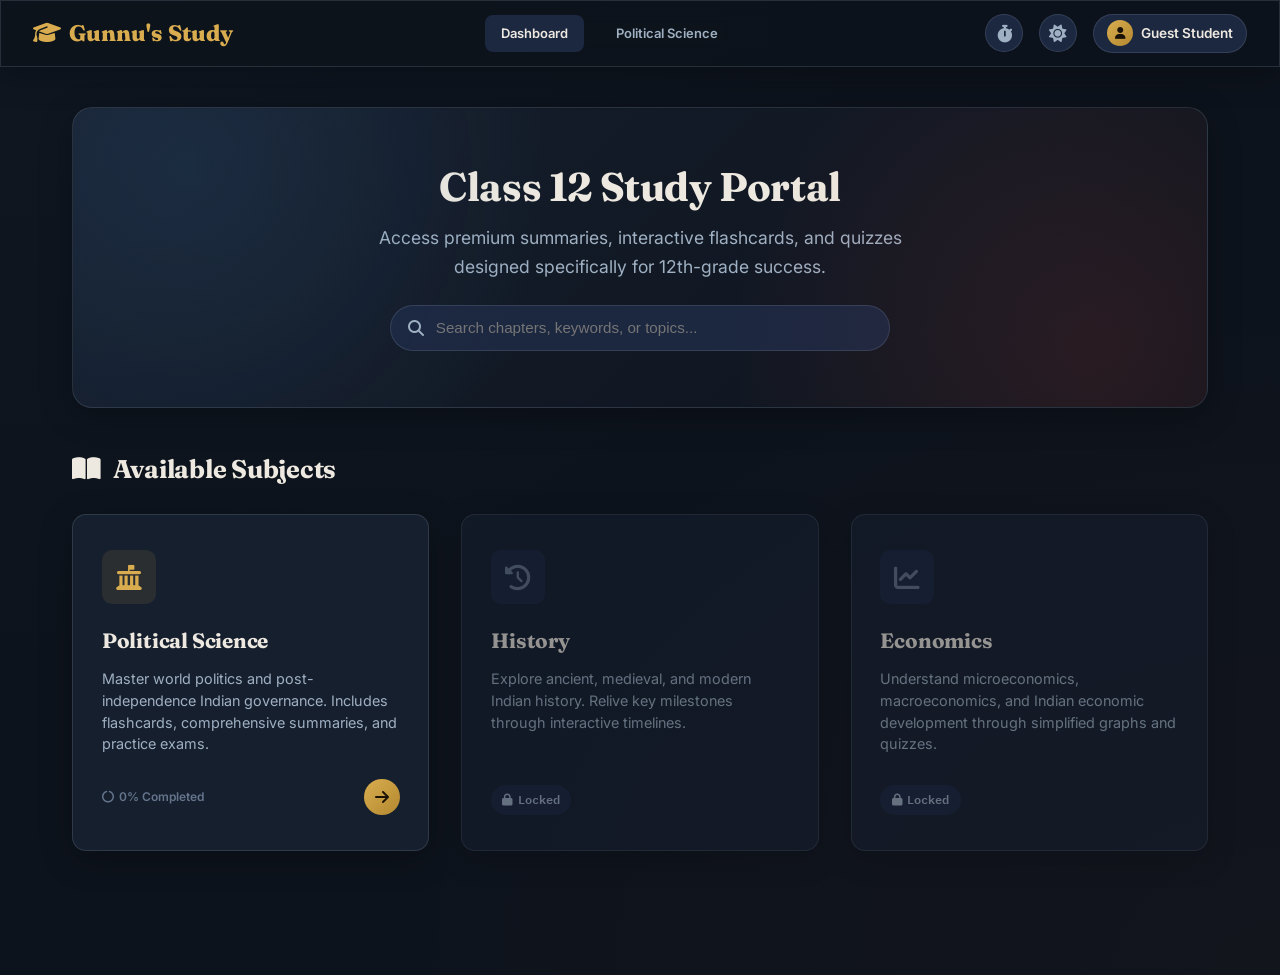
<file: index.html>
<!DOCTYPE html>
<html lang="en" data-theme="dark">
<head>
  <meta charset="UTF-8">
  <meta name="viewport" content="width=device-width, initial-scale=1.0">
  <title>Gunnu's Study - Class 12 Portal</title>
  <!-- FontAwesome for Premium Icons -->
  <link rel="stylesheet" href="https://cdnjs.cloudflare.com/ajax/libs/font-awesome/6.4.0/css/all.min.css">
  <!-- Stylesheet -->
  <link rel="stylesheet" href="style.css">
</head>
<body>

  <!-- Glassmorphic Navbar -->
  <nav class="navbar glass">
    <a href="#" class="logo" id="nav-logo">
      <i class="fa-solid fa-graduation-cap"></i>
      <span>Gunnu's Study</span>
    </a>
    
    <div class="nav-links">
      <a href="#" class="nav-item active" id="nav-dashboard-link">Dashboard</a>
      <a href="#" class="nav-item" id="nav-polsci-link">Political Science</a>
    </div>

    <div class="nav-controls">
      <!-- Read Aloud (Speak) -->
      <button class="btn-theme" id="btn-read-aloud" aria-label="Read Notes Aloud" style="display: none;">
        <i class="fa-solid fa-volume-high"></i>
      </button>
      
      <!-- Pomodoro Timer Toggle -->
      <button class="btn-theme" id="btn-toggle-timer" aria-label="Toggle Pomodoro Timer">
        <i class="fa-solid fa-stopwatch"></i>
      </button>

      <!-- Dark/Light Theme Toggle -->
      <button class="btn-theme" id="theme-toggle" aria-label="Toggle theme">
        <i class="fa-solid fa-sun"></i>
      </button>
      
      <!-- User Profile Badge -->
      <div class="user-badge">
        <div class="user-avatar">
          <i class="fa-solid fa-user"></i>
        </div>
        <span>Guest Student</span>
      </div>
    </div>
  </nav>

  <!-- Main Container -->
  <main class="main-container">

    <!-- VIEW 1: DASHBOARD -->
    <section id="view-dashboard" class="fade-in">
      <!-- Hero Section -->
      <div class="hero glass">
        <div class="hero-content">
          <h1>Class 12 Study Portal</h1>
          <p>Access premium summaries, interactive flashcards, and quizzes designed specifically for 12th-grade success.</p>
          <div class="search-box">
            <i class="fa-solid fa-magnifying-glass"></i>
            <input type="text" id="dashboard-search" placeholder="Search chapters, keywords, or topics...">
          </div>
        </div>
      </div>

      <!-- Subjects Grid -->
      <h2 class="dashboard-title">
        <i class="fa-solid fa-book-open"></i> Available Subjects
      </h2>
      <div class="subjects-grid">
        <!-- Political Science (Unlocked) -->
        <div class="subject-card glass" id="subject-card-polsci" style="cursor: pointer;">
          <div class="subject-icon">
            <i class="fa-solid fa-landmark-flag"></i>
          </div>
          <h3>Political Science</h3>
          <p>Master world politics and post-independence Indian governance. Includes flashcards, comprehensive summaries, and practice exams.</p>
          <div class="subject-footer">
            <span class="completion-status status-unread" id="dashboard-polsci-progress">
              <i class="fa-solid fa-circle-notch"></i> 0% Completed
            </span>
            <button class="btn-enter" aria-label="Enter Political Science">
              <i class="fa-solid fa-arrow-right"></i>
            </button>
          </div>
        </div>

        <!-- History (Locked) -->
        <div class="subject-card glass locked">
          <div class="subject-icon">
            <i class="fa-solid fa-clock-rotate-left"></i>
          </div>
          <h3>History</h3>
          <p>Explore ancient, medieval, and modern Indian history. Relive key milestones through interactive timelines.</p>
          <div class="subject-footer">
            <span class="badge-locked">
              <i class="fa-solid fa-lock"></i> Locked
            </span>
          </div>
        </div>

        <!-- Economics (Locked) -->
        <div class="subject-card glass locked">
          <div class="subject-icon">
            <i class="fa-solid fa-chart-line"></i>
          </div>
          <h3>Economics</h3>
          <p>Understand microeconomics, macroeconomics, and Indian economic development through simplified graphs and quizzes.</p>
          <div class="subject-footer">
            <span class="badge-locked">
              <i class="fa-solid fa-lock"></i> Locked
            </span>
          </div>
        </div>
      </div>
    </section>

    <!-- VIEW 2: SUBJECT DETAIL VIEW -->
    <section id="view-subject" class="fade-in" style="display: none;">
      <div class="subject-header-container">
        <button class="btn-back" id="btn-back-to-dashboard">
          <i class="fa-solid fa-arrow-left"></i> Back to Dashboard
        </button>
        
        <div class="subject-progress-container glass">
          <div class="progress-header">
            <span>Course Progress</span>
            <span id="subject-progress-text">0/4 Chapters (0%)</span>
          </div>
          <div class="progress-bar-bg">
            <div class="progress-bar-fill" id="subject-progress-bar"></div>
          </div>
        </div>
      </div>

      <div class="hero glass" style="padding: 2.5rem 2rem; margin-bottom: 2.5rem; text-align: left;">
        <h1 id="subject-view-title" style="font-size: 2.5rem; margin-bottom: 0.5rem;">Political Science</h1>
        <p id="subject-view-desc" style="margin: 0; max-width: 800px;">Explore the dynamics of World Politics and post-independence Indian Politics.</p>
      </div>

      <!-- Book 1 Sections (Contemporary World Politics) -->
      <div class="textbook-section">
        <h3 class="textbook-title">
          <i class="fa-solid fa-globe"></i> Book 1: Contemporary World Politics
        </h3>
        <div class="chapters-list" id="book1-chapters">
          <!-- Dynamically populated -->
        </div>
      </div>

      <!-- Book 2 Sections (Politics in India Since Independence) -->
      <div class="textbook-section">
        <h3 class="textbook-title">
          <i class="fa-solid fa-map-location-dot"></i> Book 2: Politics in India Since Independence
        </h3>
        <div class="chapters-list" id="book2-chapters">
          <!-- Dynamically populated -->
        </div>
      </div>
    </section>

    <!-- VIEW 3: CHAPTER STUDY VIEW -->
    <section id="view-chapter" class="fade-in" style="display: none;">
      <div style="margin-bottom: 2rem;">
        <button class="btn-back" id="btn-back-to-subject">
          <i class="fa-solid fa-arrow-left"></i> Back to Subject
        </button>
      </div>

      <div class="chapter-detail-grid">
        
        <!-- Sidebar Navigation -->
        <aside class="chapter-sidebar glass">
          <h3 class="sidebar-title">Book Chapters</h3>
          <ul class="sidebar-menu" id="sidebar-chapters-list">
            <!-- Dynamically populated -->
          </ul>
        </aside>

        <!-- Main Workspace -->
        <main class="study-workspace">
          
          <!-- Workspace Header -->
          <div class="study-header">
            <div class="study-header-top">
              <div>
                <span class="chapter-number" id="study-chapter-number">Chapter 1</span>
                <h2 class="study-title" id="study-chapter-title">The End of Bipolarity</h2>
              </div>
              <div style="display: flex; gap: 8px; align-items: center;">
                <button class="btn-complete-checkbox" id="btn-print-pdf" aria-label="Export PDF">
                  <i class="fa-solid fa-file-pdf"></i>
                  <span>Export PDF</span>
                </button>
                <button class="btn-complete-checkbox" id="btn-toggle-complete">
                  <i class="fa-regular fa-square" id="complete-icon"></i>
                  <span id="complete-text">Mark Completed</span>
                </button>
              </div>
            </div>

            <!-- Tabs: Notes, Flashcards, Quiz, Slides, Resources -->
            <div class="study-tabs">
              <button class="tab-btn active" data-tab="notes">
                <i class="fa-solid fa-file-invoice"></i> Summary Notes
              </button>
              <button class="tab-btn" data-tab="flashcards">
                <i class="fa-solid fa-clone"></i> Flashcards
              </button>
              <button class="tab-btn" data-tab="quiz">
                <i class="fa-solid fa-circle-question"></i> Practice Quiz
              </button>
              <button class="tab-btn" data-tab="slides">
                <i class="fa-solid fa-file-powerpoint"></i> PPT Slides
              </button>
              <button class="tab-btn" data-tab="resources">
                <i class="fa-solid fa-folder-open"></i> Resources
              </button>
            </div>
          </div>

          <!-- Study Panels -->
          <!-- Panel 1: Notes -->
          <div id="panel-notes" class="study-content-panel active fade-in">
            <div class="notes-container" id="notes-content">
              <!-- Dynamically populated notes -->
            </div>
          </div>

          <!-- Panel 2: Flashcards -->
          <div id="panel-flashcards" class="study-content-panel fade-in">
            <div class="flashcards-panel">
              <div class="flashcard" id="flashcard-element">
                <!-- Front Side -->
                <div class="card-face card-front">
                  <span class="card-hint">Key Question</span>
                  <p class="card-question" id="flashcard-question">What was the Bolshevik Revolution?</p>
                  <span class="card-click-tip">Click to reveal answer</span>
                </div>
                <!-- Back Side -->
                <div class="card-face card-back">
                  <span class="card-hint">Explanation</span>
                  <p class="card-answer" id="flashcard-answer">It was the 1917 socialist revolution in Russia that gave birth to the USSR.</p>
                  <span class="card-click-tip">Click to flip back</span>
                </div>
              </div>

              <!-- Controls -->
              <div class="flashcard-controls">
                <button class="btn-circle" id="btn-prev-card" aria-label="Previous card">
                  <i class="fa-solid fa-chevron-left"></i>
                </button>
                <span class="flashcard-counter" id="flashcard-counter-text">1 / 4</span>
                <button class="btn-circle" id="btn-next-card" aria-label="Next card">
                  <i class="fa-solid fa-chevron-right"></i>
                </button>
              </div>
            </div>
          </div>

          <!-- Panel 3: Quiz -->
          <div id="panel-quiz" class="study-content-panel fade-in">
            <div class="quiz-panel" id="quiz-question-view">
              <!-- Progress Indicator -->
              <div class="quiz-progress-bar">
                <div class="quiz-progress-fill" id="quiz-progress-fill"></div>
              </div>

              <div class="quiz-question-container">
                <h4 id="quiz-question-text">Which treaty led to the creation of the European Union?</h4>
                <div class="quiz-options-list" id="quiz-options-list">
                  <!-- Dynamically populated options -->
                </div>
              </div>

              <!-- Answer Feedback -->
              <div class="quiz-feedback" id="quiz-feedback-box">
                <h5 id="quiz-feedback-title">
                  <i class="fa-solid fa-circle-check"></i> Correct!
                </h5>
                <p id="quiz-feedback-explanation">Maastricht Treaty was signed in 1992, establishing the European Union.</p>
              </div>

              <div class="quiz-actions">
                <button class="btn-next-question" id="btn-next-question">
                  Next Question <i class="fa-solid fa-arrow-right"></i>
                </button>
              </div>
            </div>

            <!-- Quiz Score Summary Screen -->
            <div class="quiz-results" id="quiz-results-view">
              <div class="results-score-circle">
                <span class="results-score" id="results-score-text">3</span>
                <span class="results-total" id="results-total-text">/ 3</span>
              </div>
              <h4 id="results-headline">Outstanding Job!</h4>
              <p id="results-message">You've mastered this chapter's key points.</p>
              <button class="btn-reset-quiz" id="btn-reset-quiz">
                <i class="fa-solid fa-rotate-left"></i> Retake Quiz
              </button>
            </div>
          </div>

          <!-- Panel 4: Slides -->
          <div id="panel-slides" class="study-content-panel fade-in">
            <div class="slides-container" style="text-align: center; padding: 10px 0;">
              <div class="slide-viewer glass" style="max-width: 600px; margin: 0 auto 20px auto; padding: 30px; border-radius: var(--border-radius-md); border: 1px solid var(--border-color); background: var(--bg-secondary); min-height: 250px; display: flex; flex-direction: column; justify-content: center; align-items: center; position: relative;">
                <span style="font-family: var(--font-mono); font-size: 11px; text-transform: uppercase; color: var(--accent-color); position: absolute; top: 15px; left: 20px;" id="slide-num-text">Slide 1 / 4</span>
                <h4 id="slide-title" style="font-family: var(--font-title); font-size: clamp(1.2rem, 4vw, 1.5rem); margin-top: 10px; margin-bottom: 15px;">Bolshevik Revolution (1917)</h4>
                <ul id="slide-bullet-points" style="text-align: left; max-width: 480px; color: var(--text-secondary); font-size: 14px; line-height: 1.6; padding-left: 20px;">
                  <li>Led by Vladimir Lenin & Bolshevik Communist Party.</li>
                  <li>Overthrew Tsar regime in Russia.</li>
                  <li>Founded Union of Soviet Socialist Republics (USSR).</li>
                  <li>Egalitarian principles & state-owned economy introduced.</li>
                </ul>
              </div>
              
              <div style="display: flex; justify-content: center; gap: 15px; align-items: center; margin-bottom: 20px;">
                <button class="btn-circle" id="btn-prev-slide" aria-label="Previous slide"><i class="fa-solid fa-chevron-left"></i></button>
                <span id="slide-counter" style="font-family: var(--font-mono); font-size: 14px; font-weight: 600;">1 / 4</span>
                <button class="btn-circle" id="btn-next-slide" aria-label="Next slide"><i class="fa-solid fa-chevron-right"></i></button>
              </div>
              
              <a id="btn-download-ppt" class="btn-complete-checkbox" style="display: inline-flex; align-items: center; justify-content: center; gap: 8px; cursor: pointer; text-decoration: none; max-width: 280px; margin: 0 auto;" href="#" download="The_End_of_Bipolarity_Part1_for_gunnu.pdf">
                <i class="fa-solid fa-download"></i> Download Slides (PDF)
              </a>
            </div>
          </div>

          <!-- Panel 5: Resources -->
          <div id="panel-resources" class="study-content-panel fade-in">
            <div class="resources-grid" style="display: grid; grid-template-columns: repeat(auto-fill, minmax(240px, 1fr)); gap: 1.5rem; padding: 10px 0;">
              
              <!-- NCERT Solutions -->
              <div class="stat-card glass" style="display: flex; flex-direction: column; justify-content: space-between; height: 100%; opacity: 0.7;">
                <div>
                  <div style="font-size: 1.5rem; color: var(--accent-color); margin-bottom: 10px;"><i class="fa-solid fa-book"></i></div>
                  <h4 style="font-family: var(--font-title); font-size: 16px; margin-bottom: 8px;">NCERT Solutions</h4>
                  <p style="font-size: 13px; color: var(--text-secondary); margin-bottom: 15px; line-height: 1.5;">Chapter-end question solutions drafted in simple, board-ready formats.</p>
                </div>
                <button class="btn-complete-checkbox" style="display: inline-flex; align-items: center; justify-content: center; gap: 6px; font-size: 12px; padding: 6px 12px; cursor: not-allowed; border-color: var(--text-muted);" disabled>
                  <i class="fa-solid fa-lock"></i> Coming Soon
                </button>
              </div>

              <!-- Revision Worksheets -->
              <div class="stat-card glass" style="display: flex; flex-direction: column; justify-content: space-between; height: 100%; opacity: 0.7;">
                <div>
                  <div style="font-size: 1.5rem; color: var(--ussr); margin-bottom: 10px;"><i class="fa-solid fa-file-signature"></i></div>
                  <h4 style="font-family: var(--font-title); font-size: 16px; margin-bottom: 8px;">Practice Worksheet</h4>
                  <p style="font-size: 13px; color: var(--text-secondary); margin-bottom: 15px; line-height: 1.5;">A collection of conceptual MCQs, short answers, and long answers to practice.</p>
                </div>
                <button class="btn-complete-checkbox" style="display: inline-flex; align-items: center; justify-content: center; gap: 6px; font-size: 12px; padding: 6px 12px; cursor: not-allowed; border-color: var(--text-muted);" disabled>
                  <i class="fa-solid fa-lock"></i> Coming Soon
                </button>
              </div>

              <!-- Board Exam Papers -->
              <div class="stat-card glass" style="display: flex; flex-direction: column; justify-content: space-between; height: 100%; opacity: 0.7;">
                <div>
                  <div style="font-size: 1.5rem; color: var(--usa); margin-bottom: 10px;"><i class="fa-solid fa-paste"></i></div>
                  <h4 style="font-family: var(--font-title); font-size: 16px; margin-bottom: 8px;">10-Year Board Papers</h4>
                  <p style="font-size: 13px; color: var(--text-secondary); margin-bottom: 15px; line-height: 1.5;">Previous years' CBSE exam questions sorted specifically for this chapter.</p>
                </div>
                <button class="btn-complete-checkbox" style="display: inline-flex; align-items: center; justify-content: center; gap: 6px; font-size: 12px; padding: 6px 12px; cursor: not-allowed; border-color: var(--text-muted);" disabled>
                  <i class="fa-solid fa-lock"></i> Coming Soon
                </button>
              </div>

              <!-- Lecture Video Link -->
              <div class="stat-card glass" style="display: flex; flex-direction: column; justify-content: space-between; height: 100%; opacity: 0.7;">
                <div>
                  <div style="font-size: 1.5rem; color: #ff3333; margin-bottom: 10px;"><i class="fa-brands fa-youtube"></i></div>
                  <h4 style="font-family: var(--font-title); font-size: 16px; margin-bottom: 8px;">Recommended Lecture</h4>
                  <p style="font-size: 13px; color: var(--text-secondary); margin-bottom: 15px; line-height: 1.5;">A curated video lecture explaining the collapse of USSR and Shock Therapy.</p>
                </div>
                <button class="btn-complete-checkbox" style="display: inline-flex; align-items: center; justify-content: center; gap: 6px; font-size: 12px; padding: 6px 12px; cursor: not-allowed; border-color: var(--text-muted);" disabled>
                  <i class="fa-solid fa-lock"></i> Coming Soon
                </button>
              </div>

            </div>
          </div>

        </main>
      </div>
    </section>

  </main>

  <!-- Floating Pomodoro Timer Widget -->
  <div id="pomodoro-widget" class="glass" style="display: none; position: fixed; bottom: 20px; right: 20px; z-index: 1000; width: 220px; padding: 15px; border-radius: 12px; border: 1px solid var(--border-color); text-align: center;">
    <h5 style="margin: 0 0 5px 0; font-size: 13px; font-family: var(--font-mono); color: var(--accent-color); text-transform: uppercase;">Study Timer</h5>
    <div id="timer-display" style="font-size: 28px; font-weight: 700; font-family: var(--font-mono); margin-bottom: 10px; color: var(--text-primary);">25:00</div>
    <div class="timer-controls" style="display: flex; justify-content: center; gap: 8px; margin-bottom: 8px;">
      <button id="btn-timer-play" class="btn-circle" style="width: 32px; height: 32px; font-size: 12px;"><i class="fa-solid fa-play"></i></button>
      <button id="btn-timer-pause" class="btn-circle" style="width: 32px; height: 32px; font-size: 12px; display: none;"><i class="fa-solid fa-pause"></i></button>
      <button id="btn-timer-reset" class="btn-circle" style="width: 32px; height: 32px; font-size: 12px;"><i class="fa-solid fa-rotate-left"></i></button>
    </div>
    <div style="display: flex; justify-content: space-around; font-size: 10px; font-family: var(--font-mono);">
      <span id="timer-mode" style="color: var(--text-secondary);">Focus Session</span>
    </div>
  </div>

  <!-- Load data.js first, then app.js -->
  <script src="data.js"></script>
  <script src="app.js"></script>
</body>
</html>
</file>
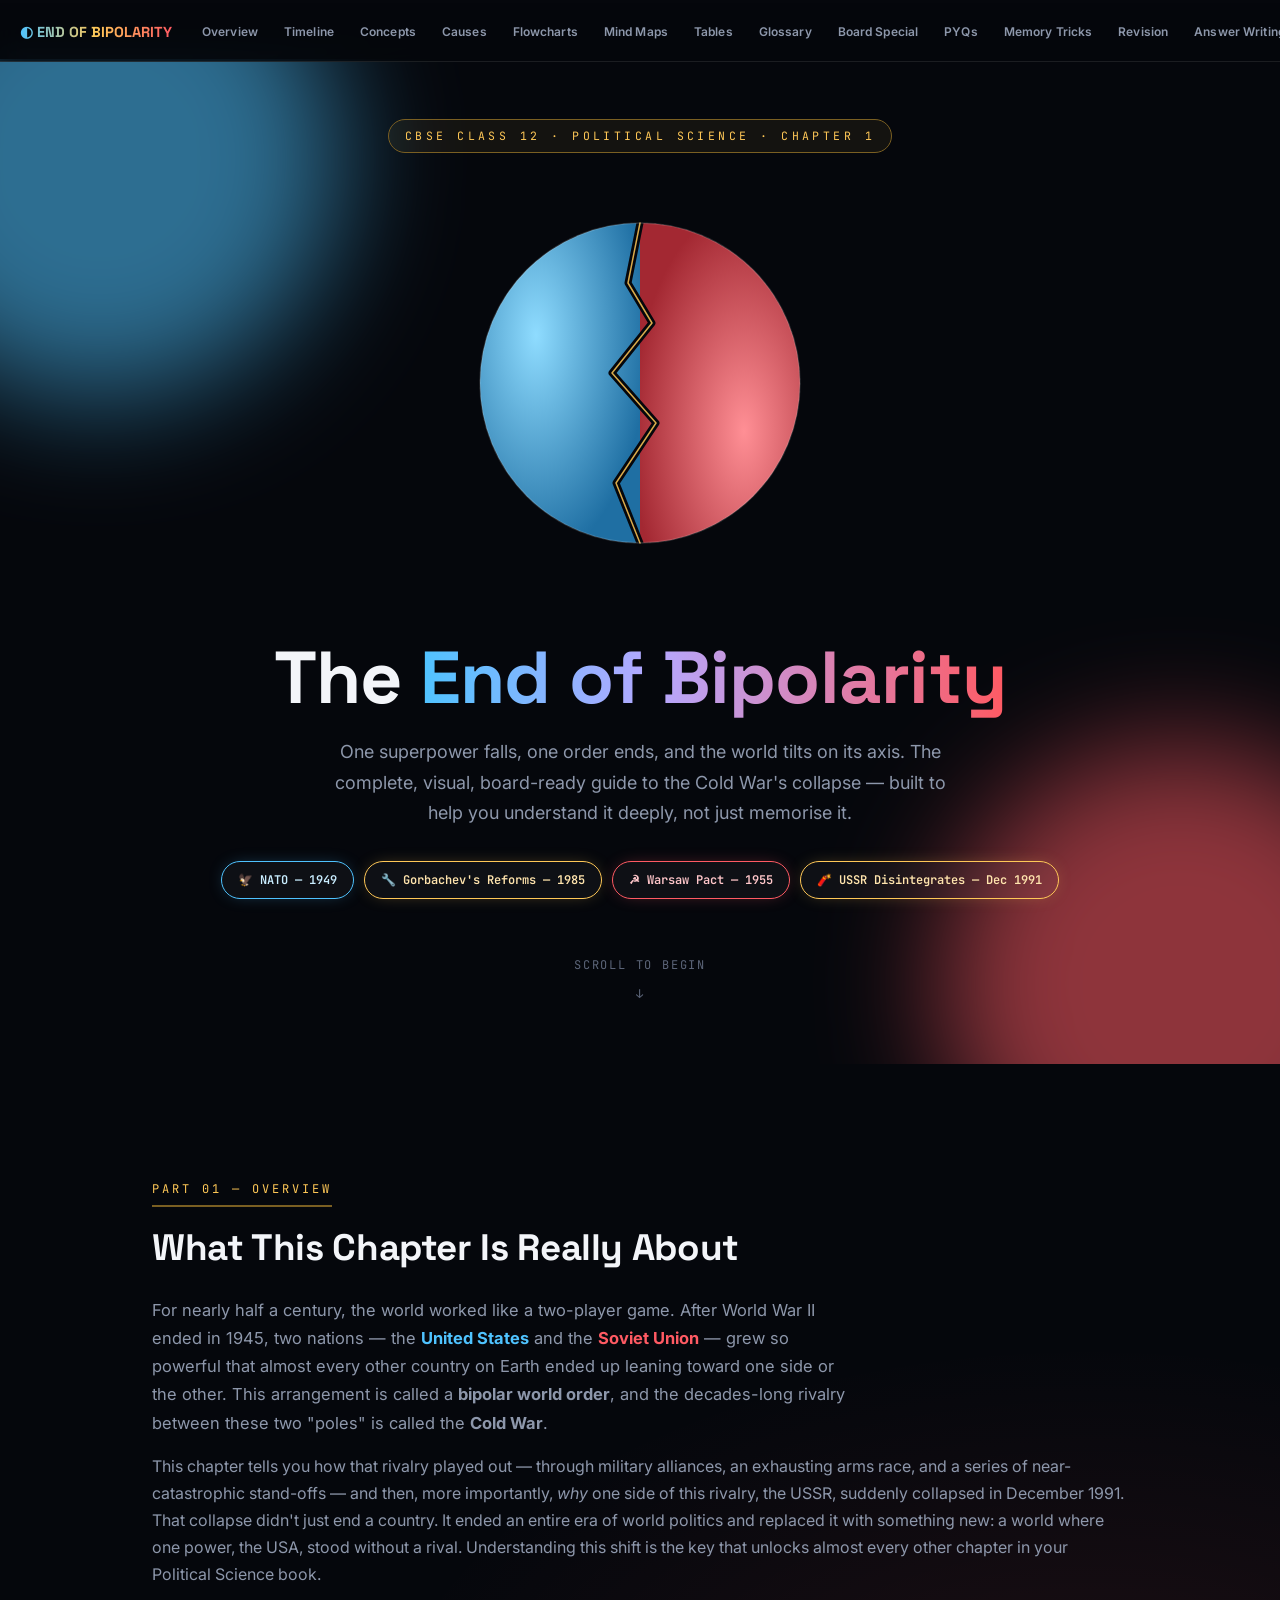
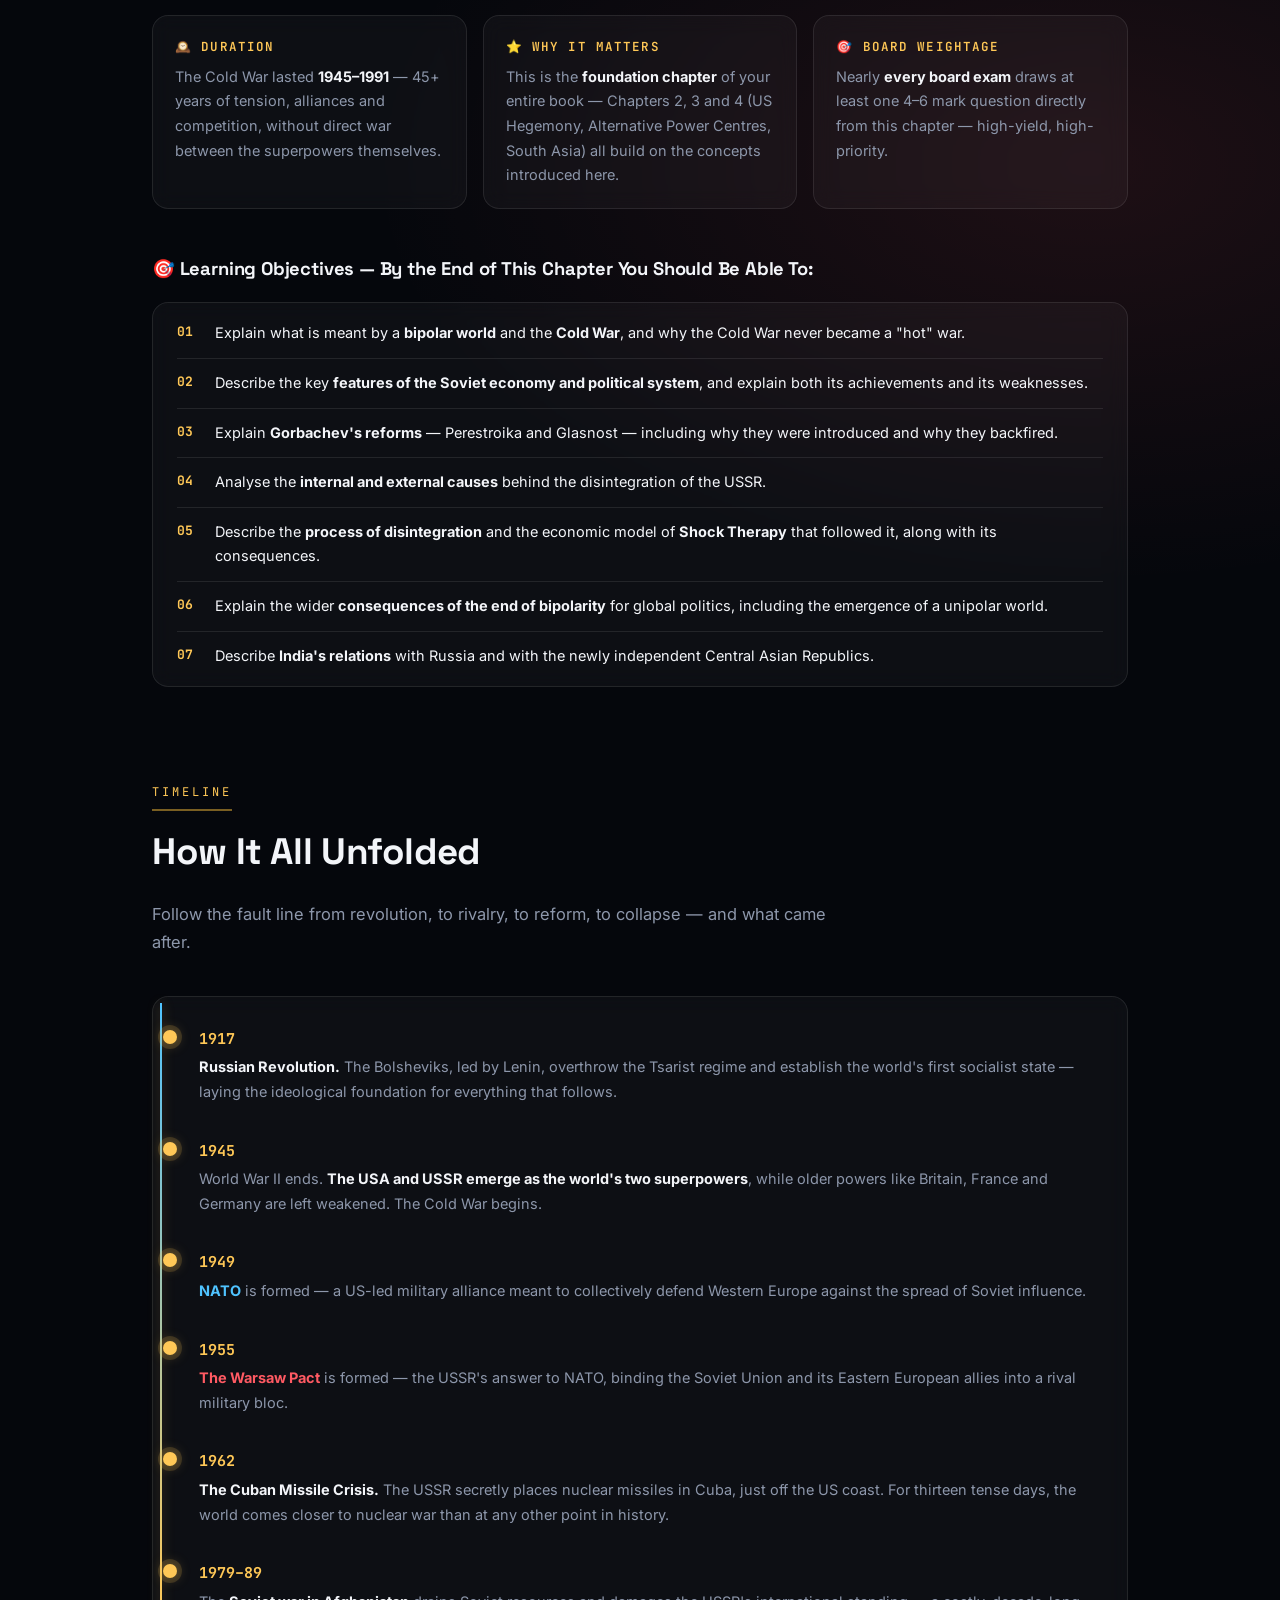
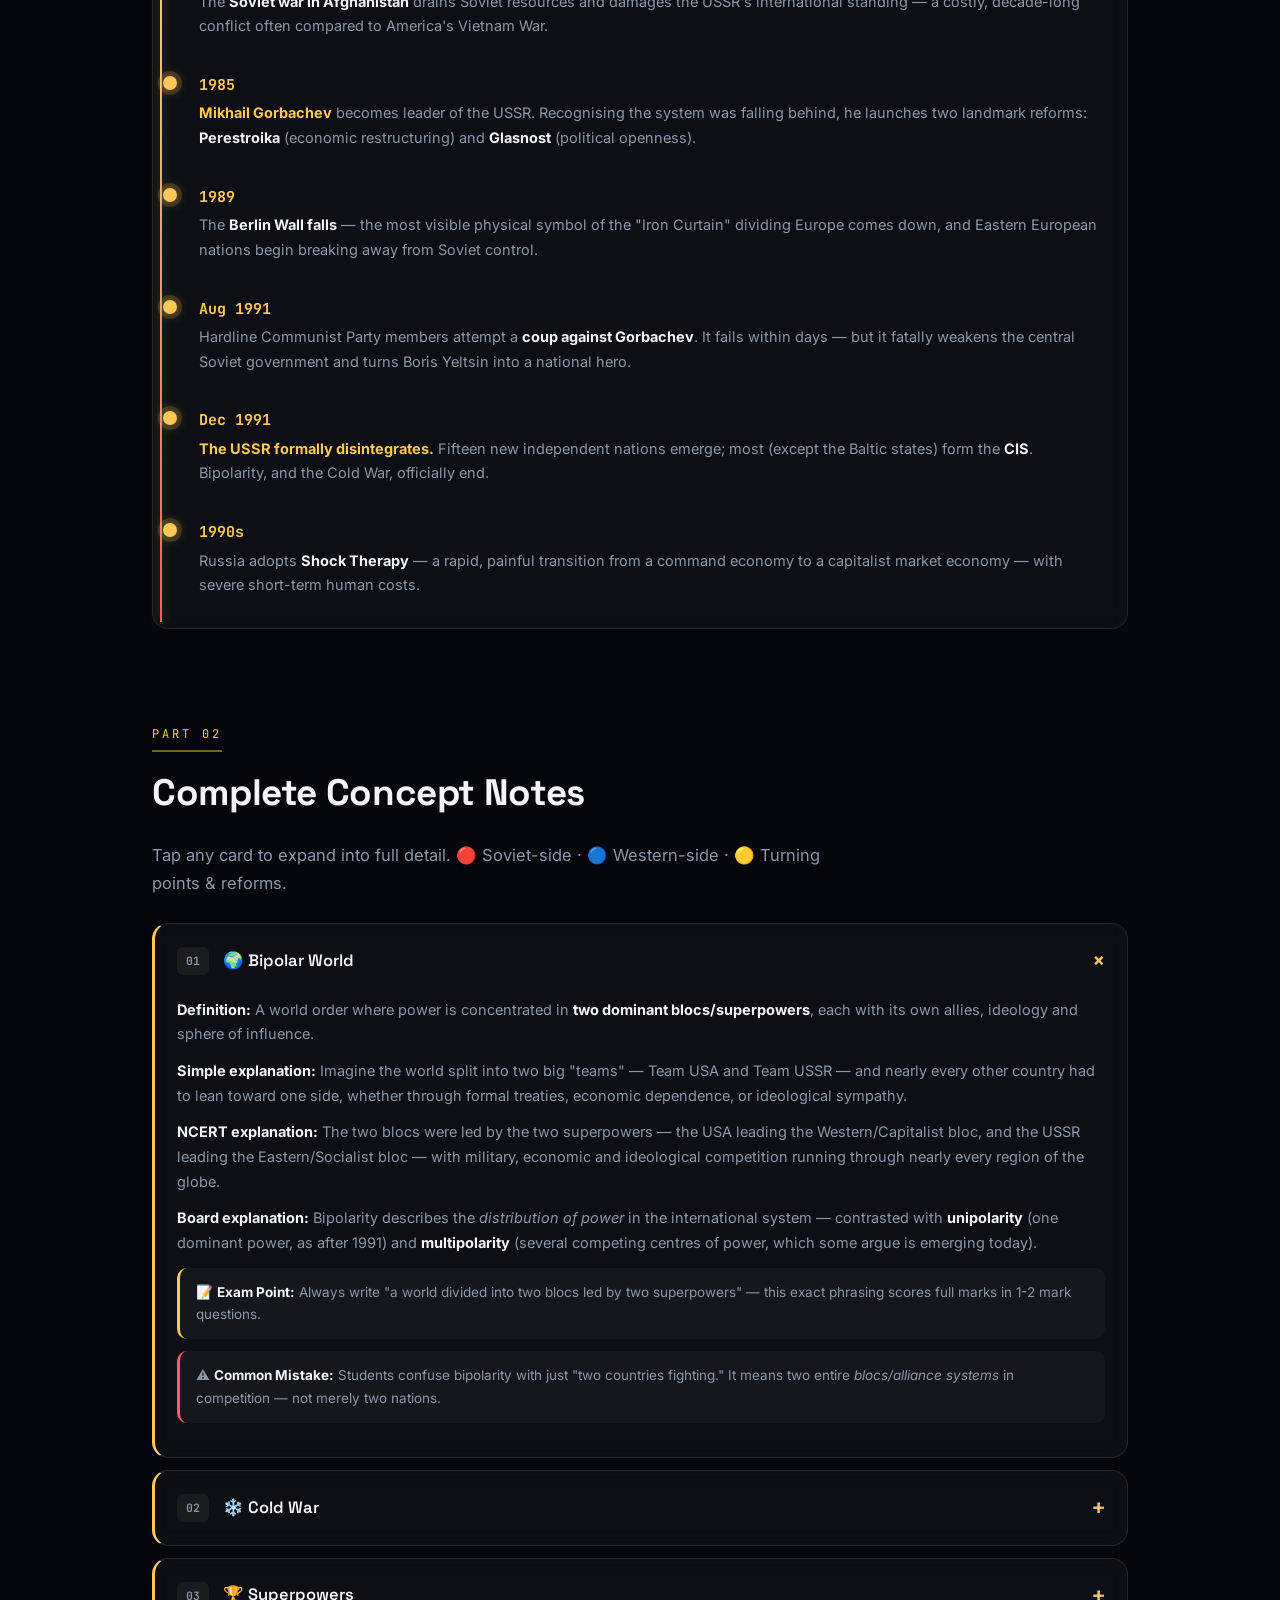
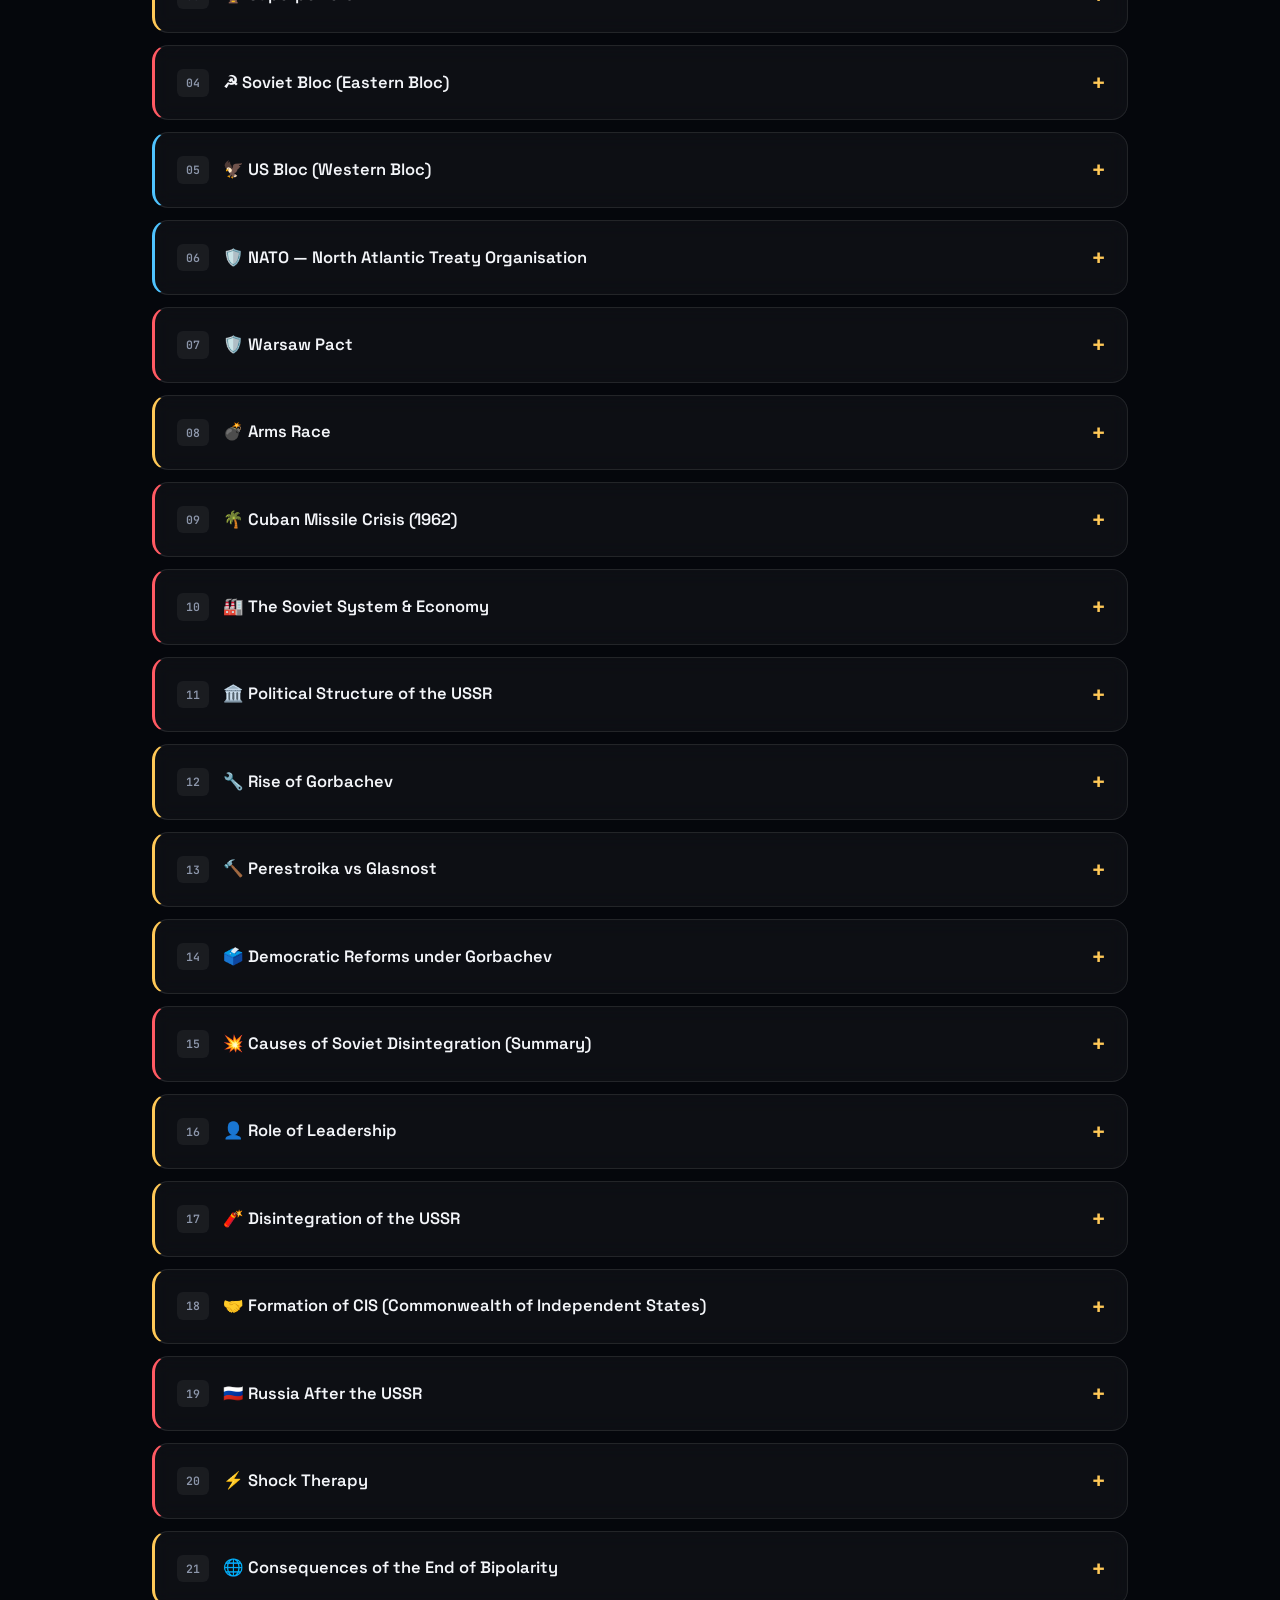
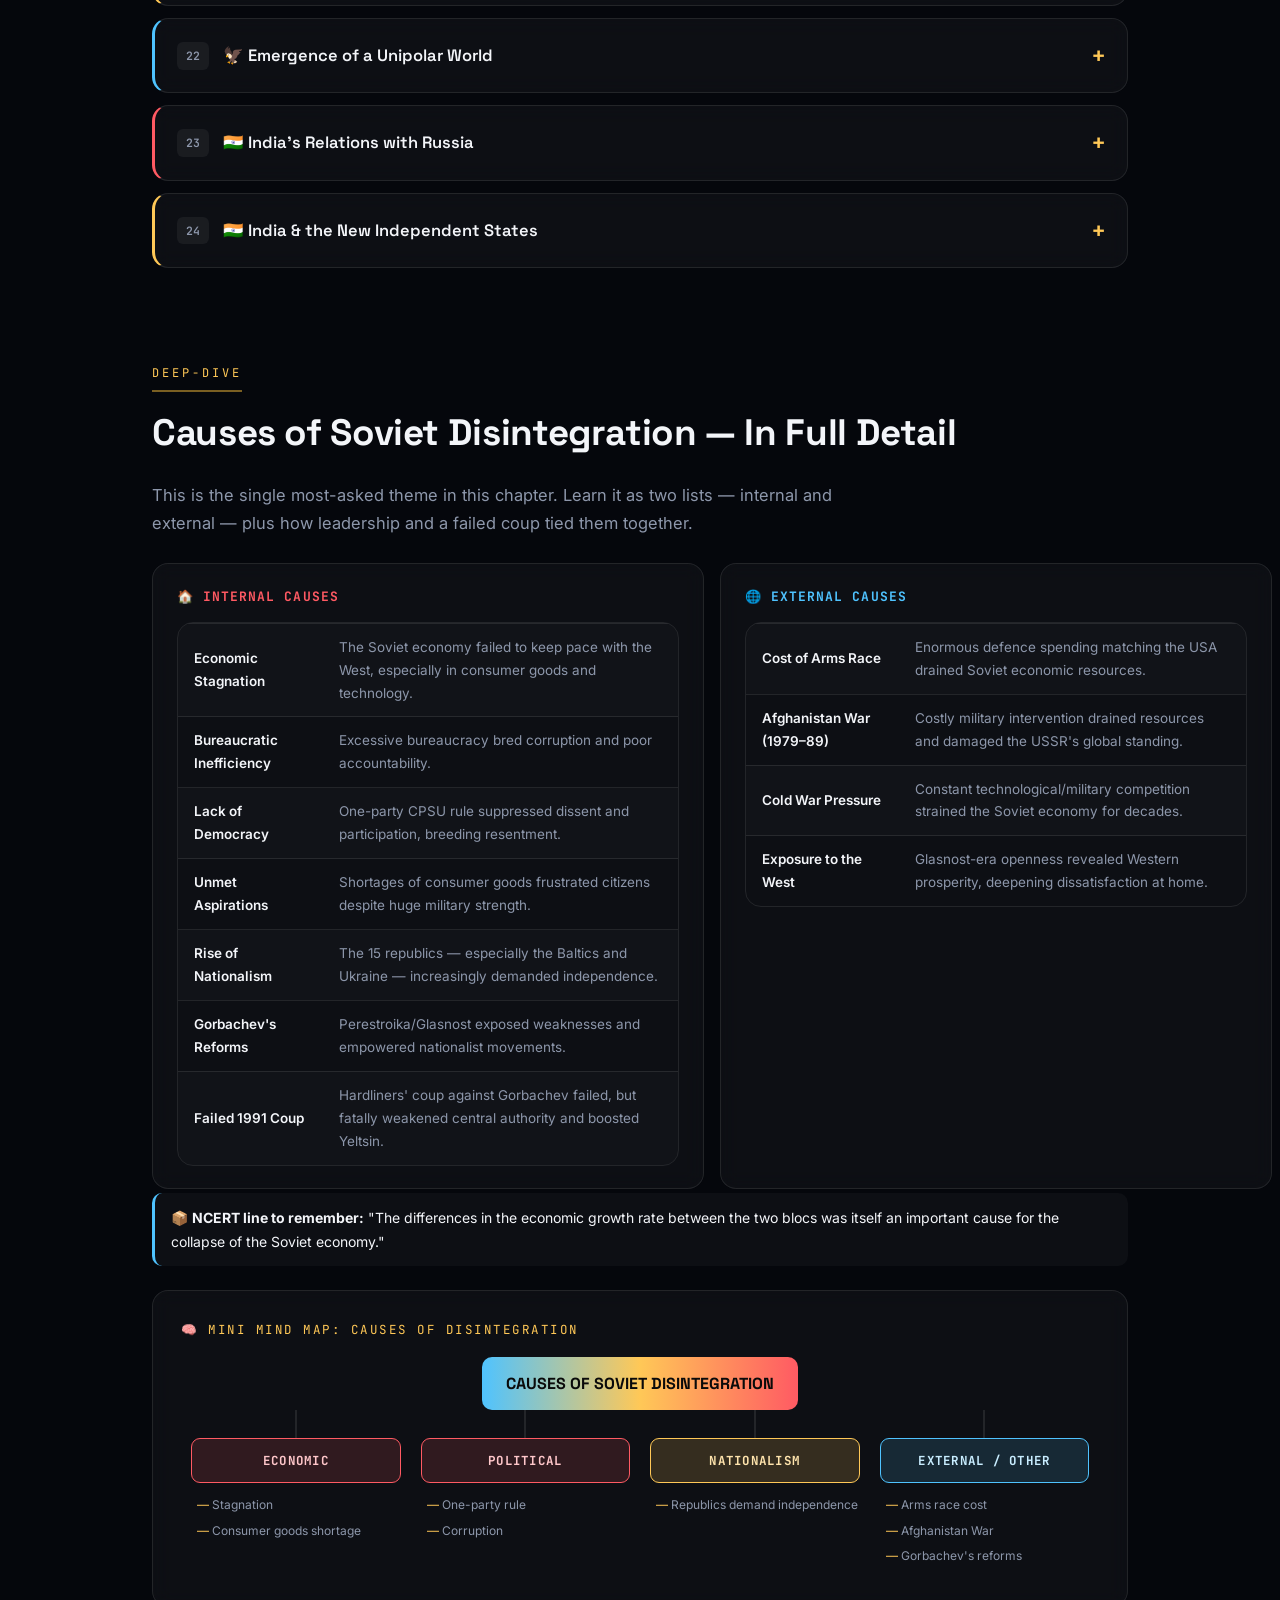
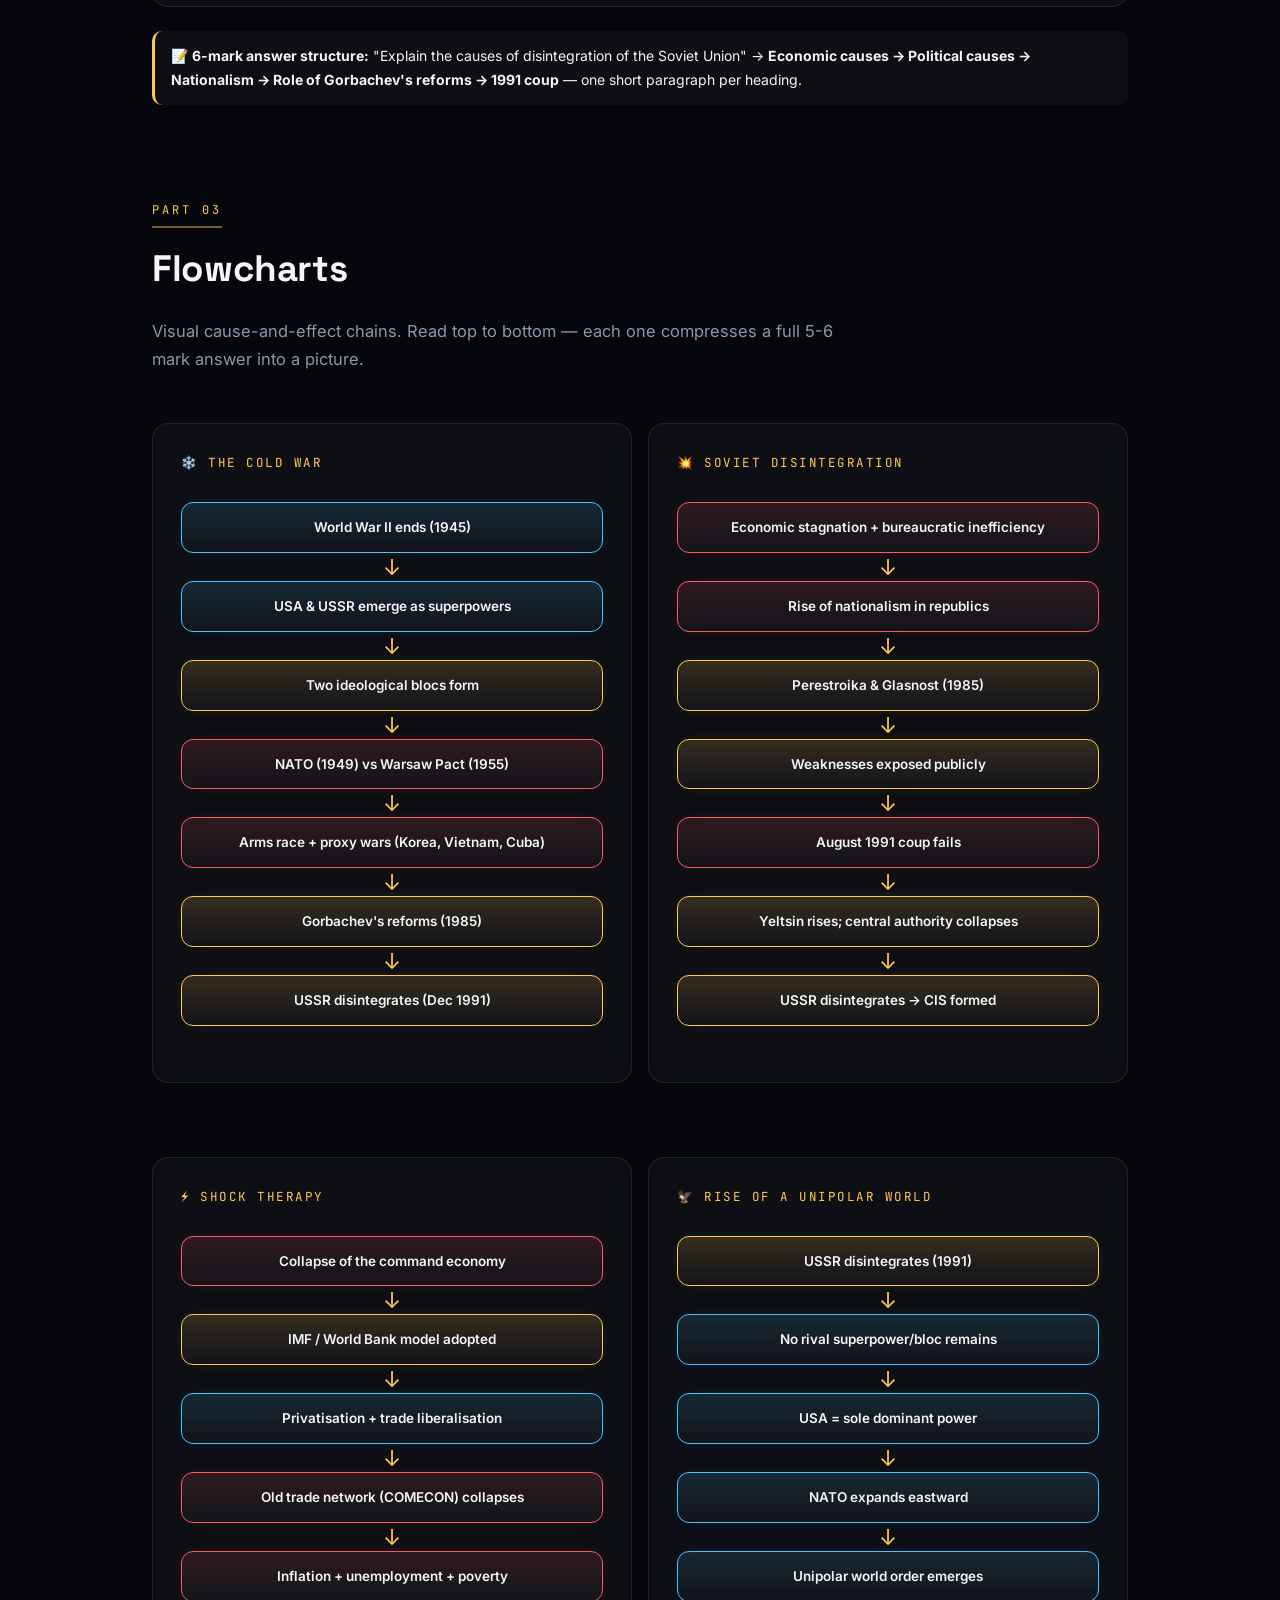
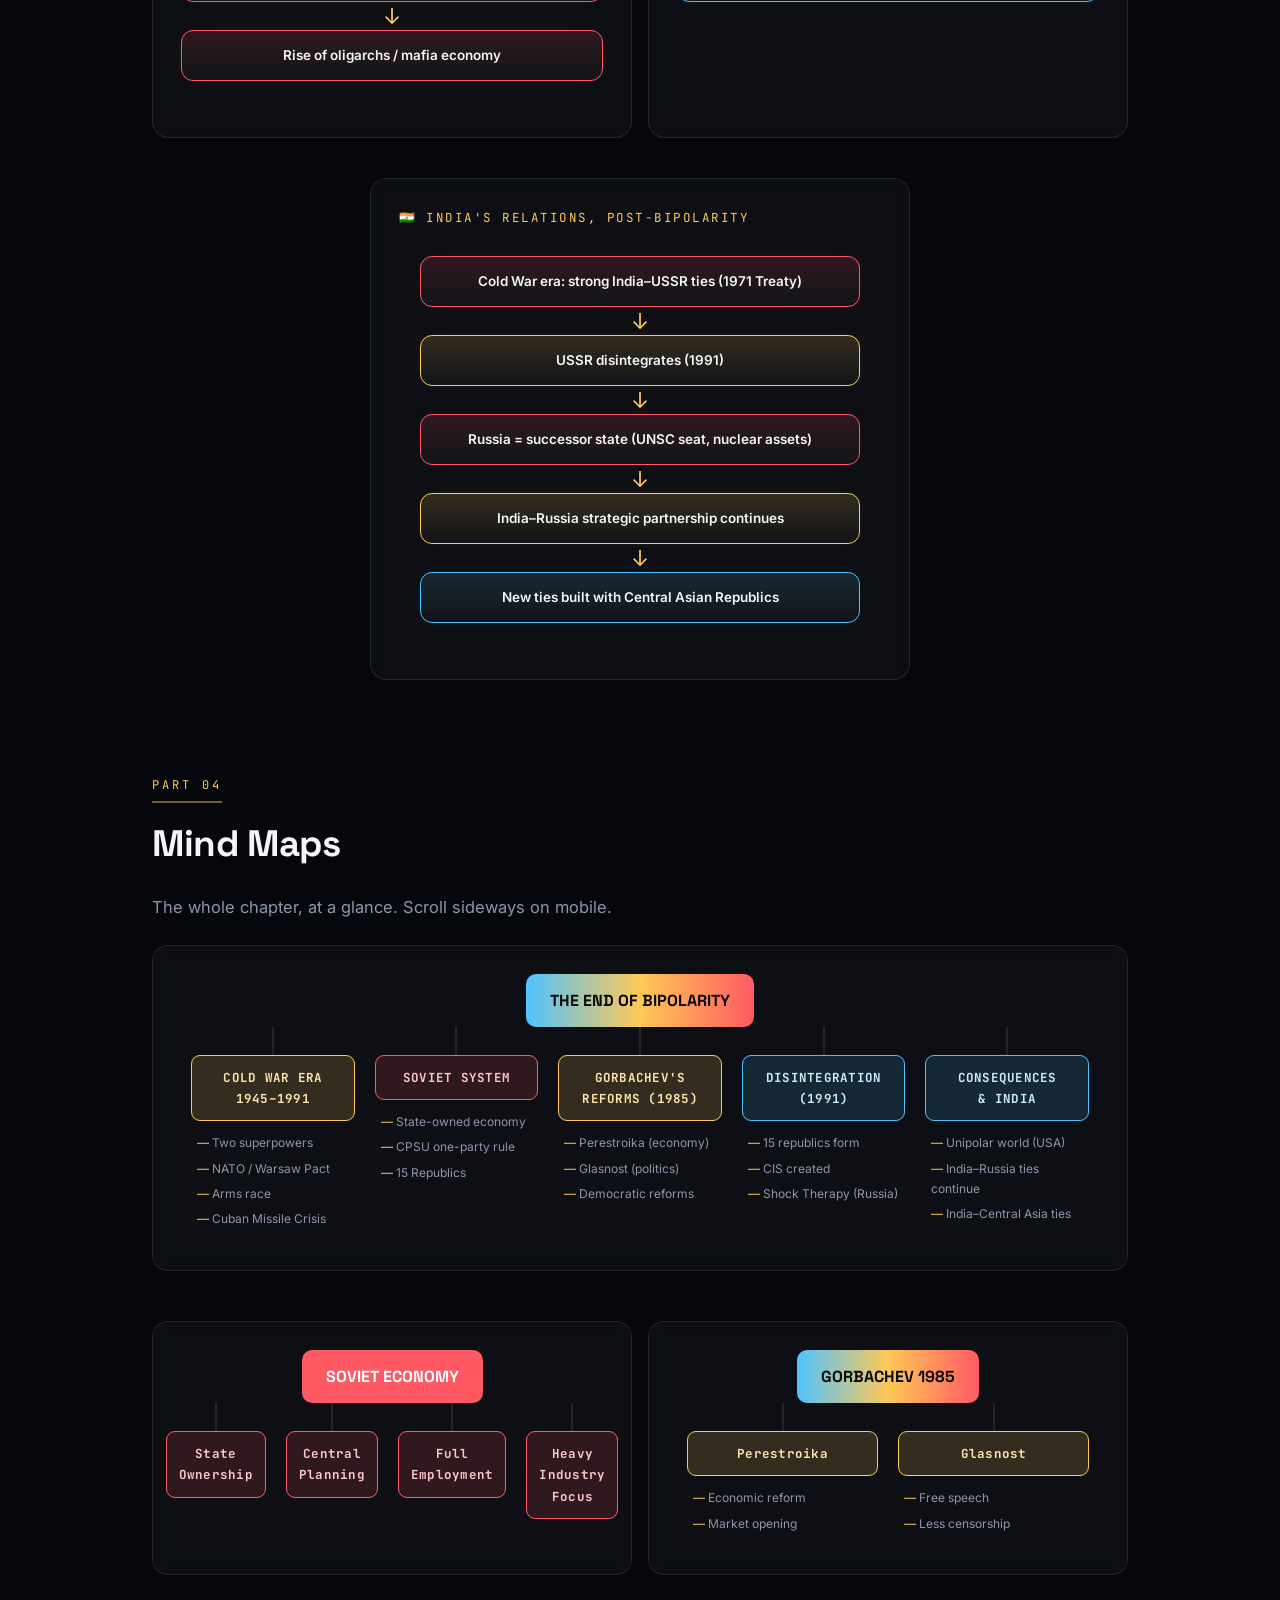
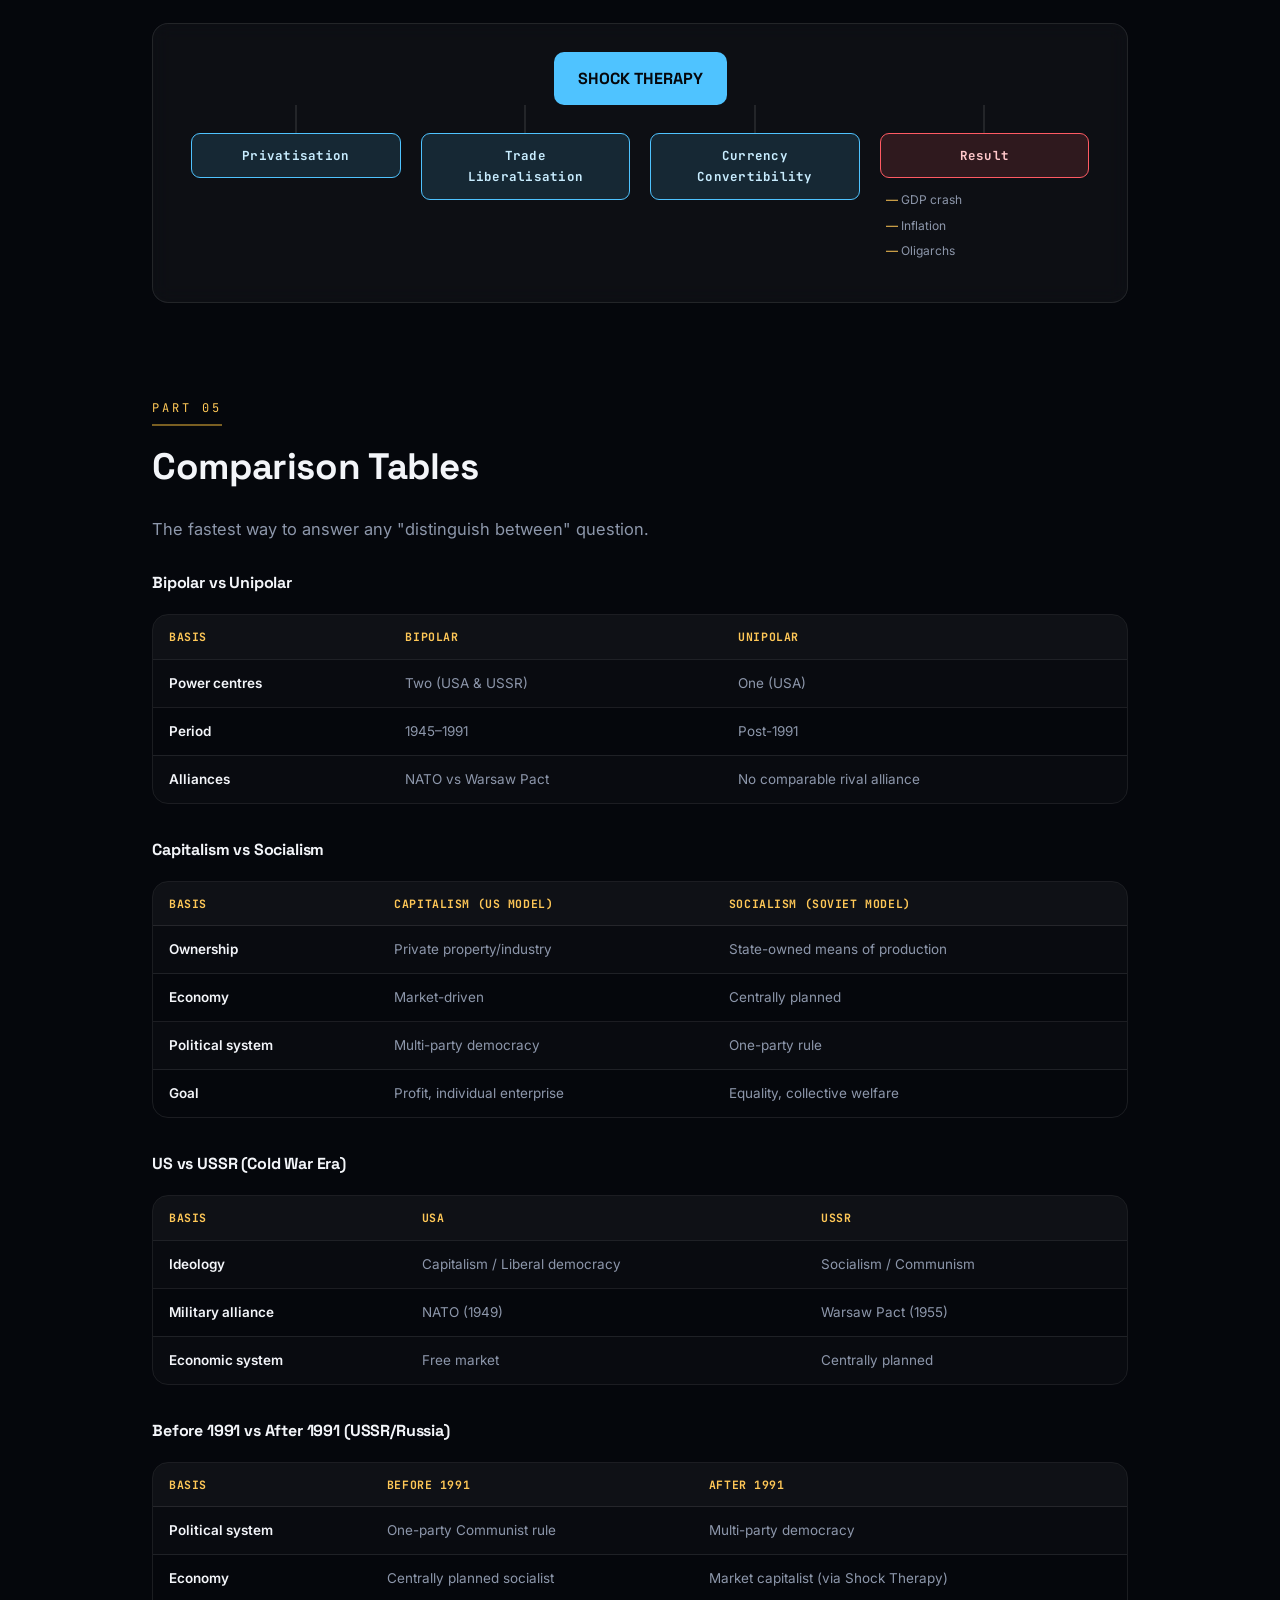
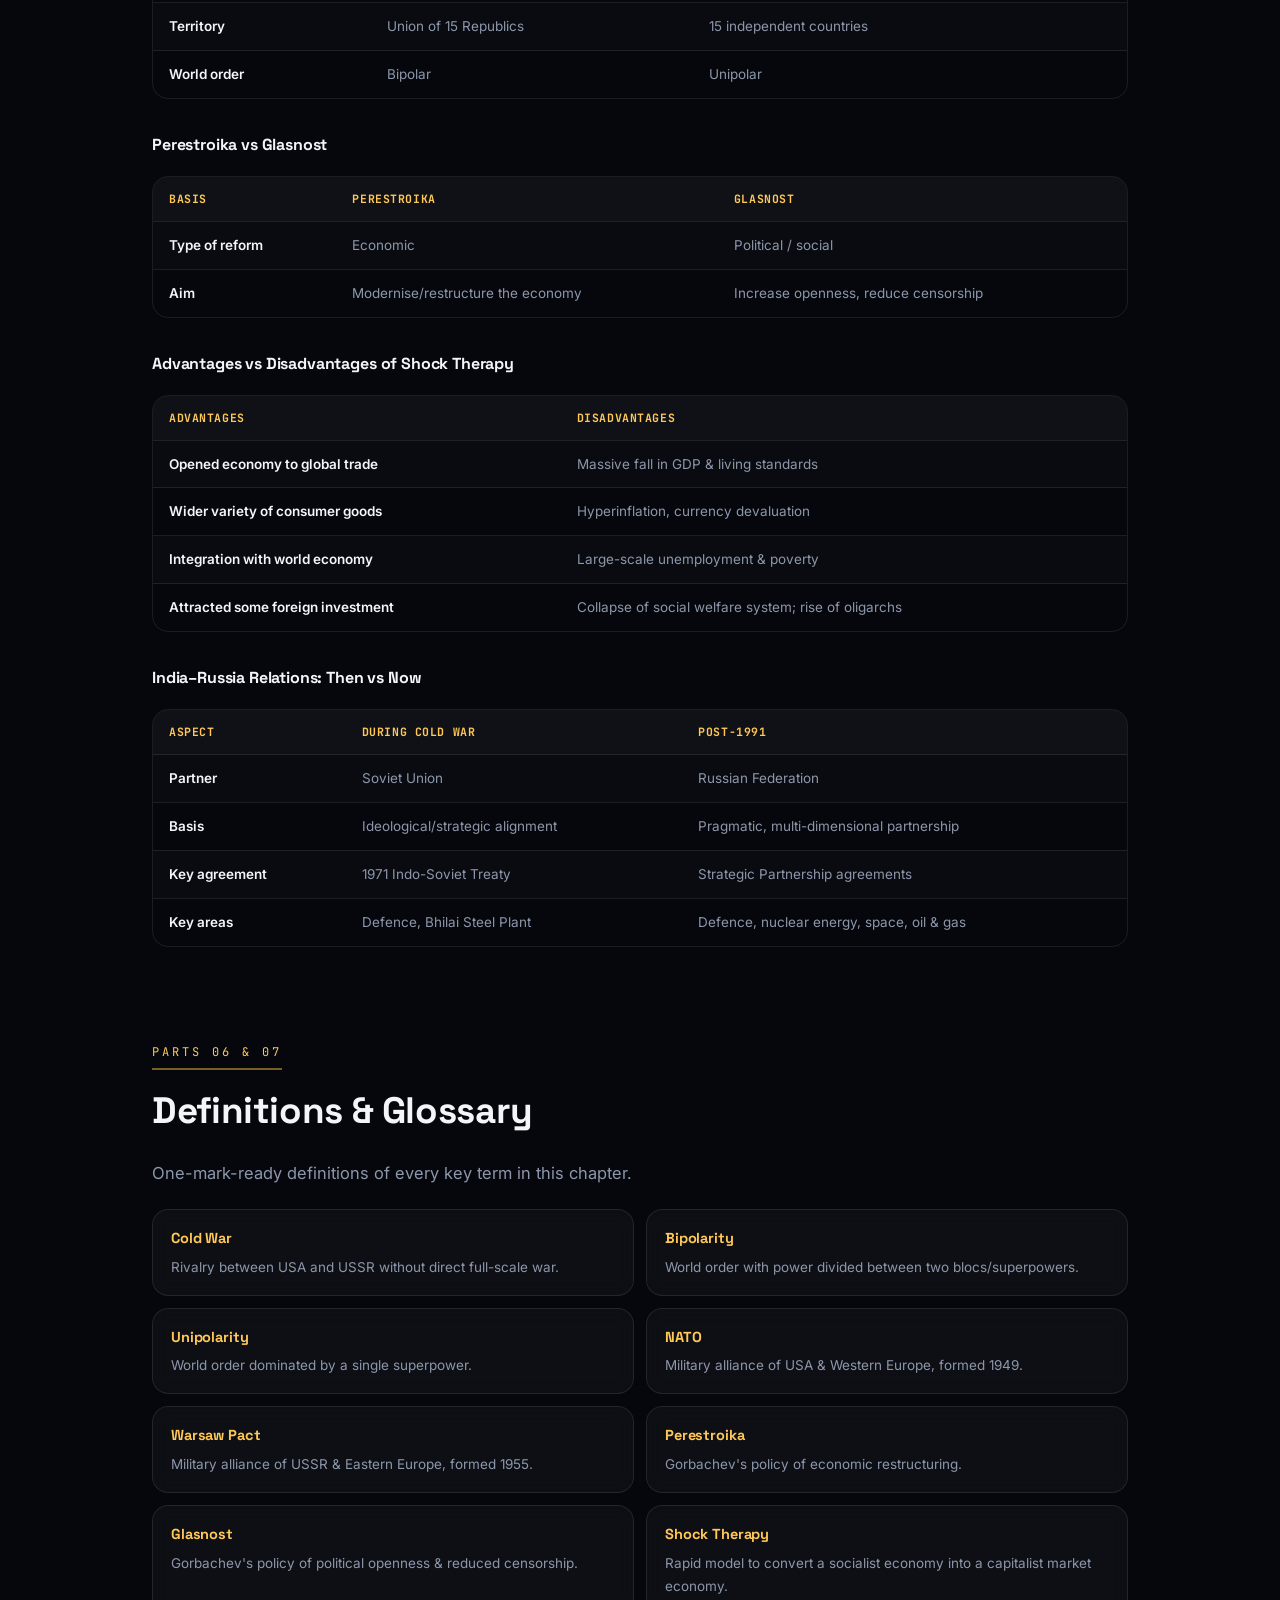
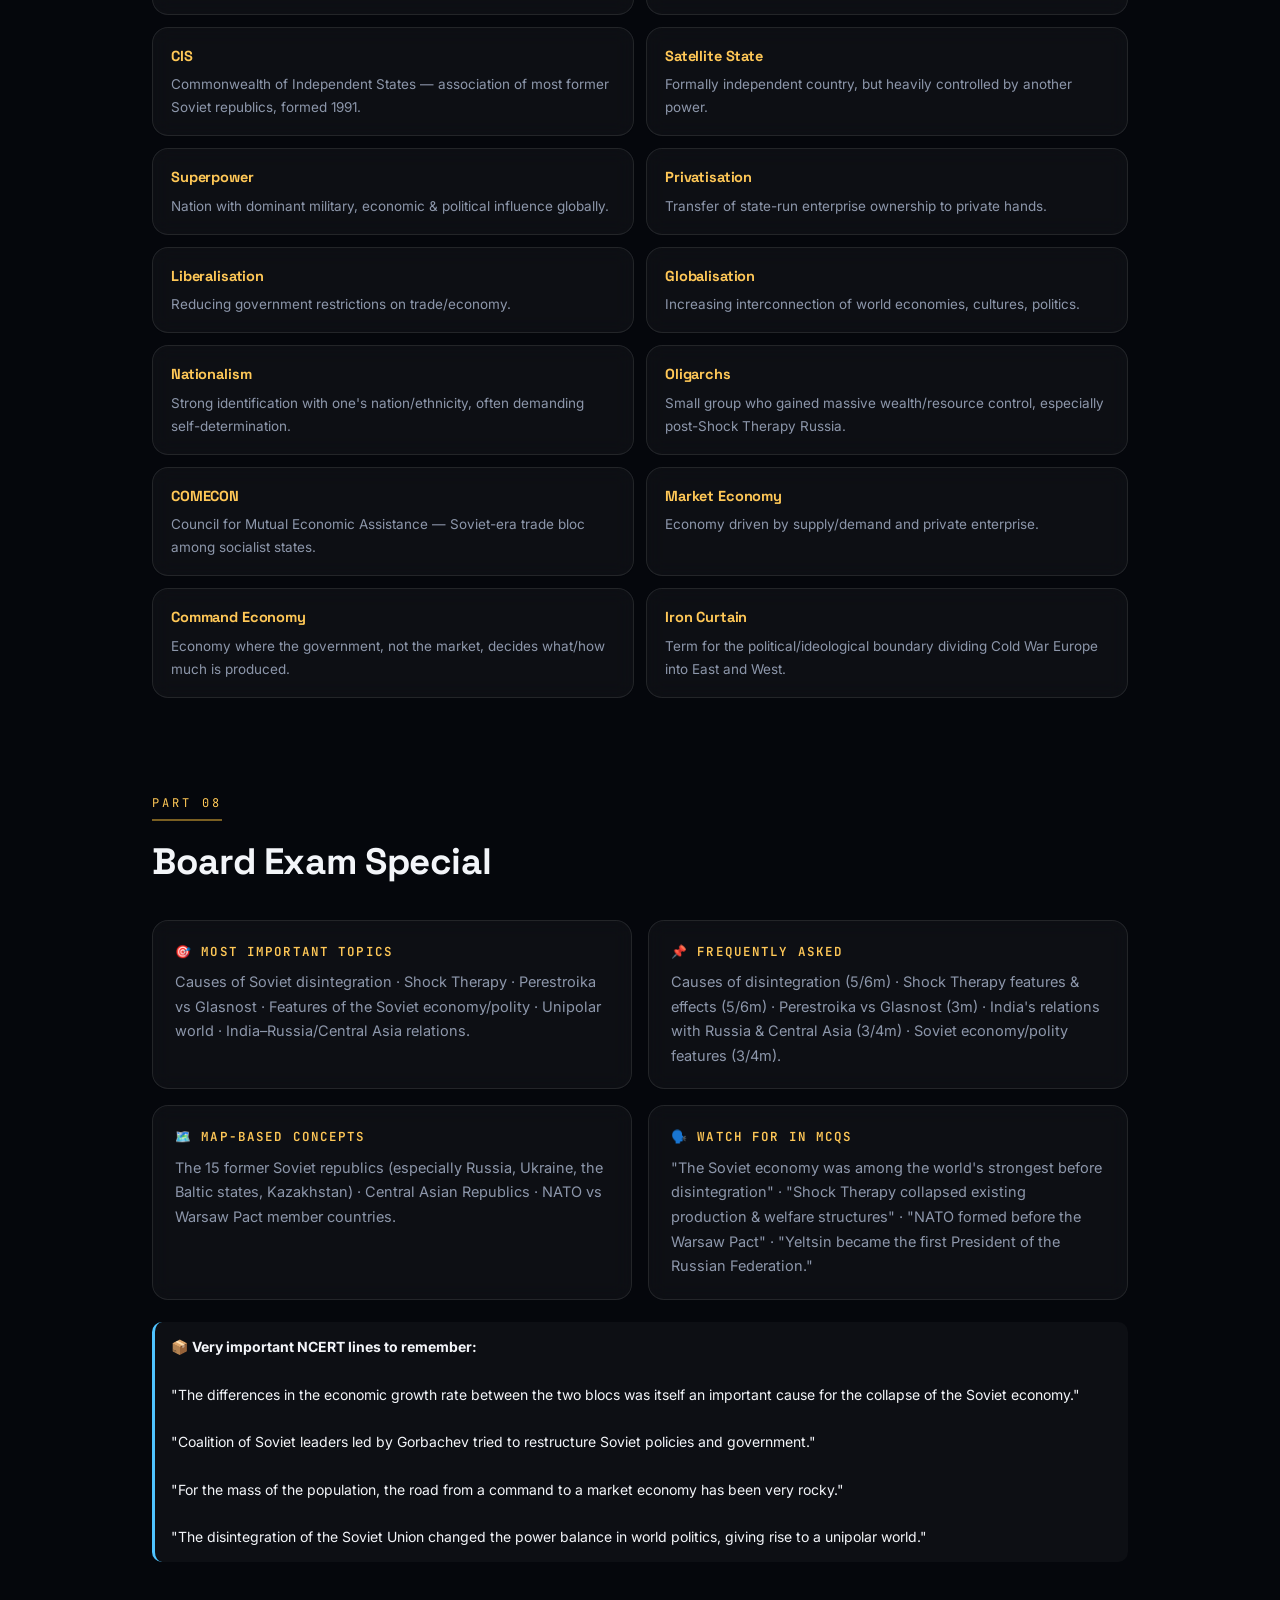
<file: Chapter1_End_of_Bipolarity_Visual_Notes.html>
<!DOCTYPE html>
<html lang="en">
<head>
<meta charset="UTF-8">
<meta name="viewport" content="width=device-width, initial-scale=1.0">
<title>The End of Bipolarity — Complete Visual Study Guide</title>
<link rel="preconnect" href="https://fonts.googleapis.com">
<link href="https://fonts.googleapis.com/css2?family=Space+Grotesk:wght@400;500;600;700&family=Inter:wght@400;500;600;700;800&family=JetBrains+Mono:wght@400;500;600;700&display=swap" rel="stylesheet">
<style>
  :root{
    --bg:#05070c;
    --bg-1:#0a0e18;
    --panel: rgba(255,255,255,.035);
    --panel-solid:#10141f;
    --panel-border: rgba(255,255,255,.09);
    --red:#ff5a63;
    --red-dim:#7a2530;
    --red-glow: rgba(255,90,99,.45);
    --blue:#4fc3ff;
    --blue-dim:#1f4a66;
    --blue-glow: rgba(79,195,255,.4);
    --gold:#ffc857;
    --gold-dim:#7a5f22;
    --gold-glow: rgba(255,200,87,.4);
    --text:#f3f5f9;
    --text-muted:#8d97ab;
    --text-dim:#5c6579;
    --radius:16px;
  }
  *{box-sizing:border-box;}
  html{scroll-behavior:smooth;}
  body{
    margin:0;
    background:
      radial-gradient(ellipse 1200px 700px at 15% -5%, rgba(79,195,255,.10), transparent 60%),
      radial-gradient(ellipse 1200px 700px at 85% 8%, rgba(255,90,99,.10), transparent 60%),
      var(--bg);
    color:var(--text);
    font-family:'Inter',sans-serif;
    line-height:1.7;
    -webkit-font-smoothing:antialiased;
    overflow-x:hidden;
  }
  h1,h2,h3,h4{
    font-family:'Space Grotesk',sans-serif;
    font-weight:700;
    letter-spacing:-.01em;
    color:var(--text);
    margin:0 0 .4em 0;
  }
  a{ color:var(--gold); }
  p{ color:var(--text-muted); }
  .mono{ font-family:'JetBrains Mono',monospace; }
  ::selection{ background:var(--gold); color:#1a1206; }
  ::-webkit-scrollbar{ width:10px; height:6px; }
  ::-webkit-scrollbar-track{ background:var(--bg); }
  ::-webkit-scrollbar-thumb{ background:linear-gradient(var(--blue),var(--red)); border-radius:10px; }

  /* ---------- SCROLL PROGRESS (fault line) ---------- */
  .progress{
    position:fixed; top:0; left:0; height:3px; width:0%; z-index:100;
    background:linear-gradient(90deg, var(--blue), var(--gold), var(--red));
    box-shadow:0 0 10px var(--gold-glow);
    transition:width .1s linear;
  }

  /* ---------- NAV ---------- */
  nav.topnav{
    position:sticky; top:3px; z-index:90;
    background:rgba(5,7,12,.72);
    backdrop-filter:blur(14px);
    -webkit-backdrop-filter:blur(14px);
    border-bottom:1px solid var(--panel-border);
    display:flex; align-items:center; gap:2px;
    padding:12px 20px;
    overflow-x:auto; white-space:nowrap;
  }
  nav.topnav::-webkit-scrollbar{ display:none; }
  nav.topnav .brand{
    font-family:'Space Grotesk',sans-serif; font-weight:700; font-size:14.5px;
    background:linear-gradient(90deg, var(--blue), var(--gold), var(--red));
    -webkit-background-clip:text; background-clip:text; color:transparent;
    margin-right:16px; flex-shrink:0;
  }
  nav.topnav a{
    color:var(--text-muted); text-decoration:none; font-size:12px;
    padding:7px 12px; border-radius:8px; flex-shrink:0;
    font-weight:600; letter-spacing:.01em; transition:.15s;
  }
  nav.topnav a:hover{ background:var(--panel); color:var(--text); }

  /* ---------- REVEAL ANIMATION ---------- */
  .reveal{ opacity:0; transform:translateY(24px); transition:opacity .7s ease, transform .7s ease; }
  .reveal.in{ opacity:1; transform:translateY(0); }

  /* ---------- HERO ---------- */
  .hero{
    position:relative; min-height:92vh; display:flex; align-items:center; justify-content:center;
    overflow:hidden; padding:60px 20px;
  }
  .orb{
    position:absolute; border-radius:50%; filter:blur(60px); opacity:.55; pointer-events:none;
    animation:float 9s ease-in-out infinite;
  }
  .orb.blue{ width:480px; height:480px; background:var(--blue); top:-140px; left:-140px; }
  .orb.red{ width:480px; height:480px; background:var(--red); bottom:-160px; right:-140px; animation-delay:-4s; }
  @keyframes float{ 0%,100%{ transform:translateY(0px);} 50%{ transform:translateY(-26px);} }

  .globe-wrap{
    position:relative; width:100%; max-width:900px; margin:0 auto 46px auto;
    display:flex; justify-content:center;
  }
  .globe-svg{ width:100%; max-width:420px; height:auto; }
  .globe-svg .pulse{ animation:pulse 2.6s ease-in-out infinite; transform-origin:center; }
  @keyframes pulse{ 0%,100%{ opacity:.55;} 50%{ opacity:1;} }
  .globe-svg .spin-slow{ animation:spin 40s linear infinite; transform-origin:210px 210px; }
  @keyframes spin{ from{transform:rotate(0deg);} to{transform:rotate(360deg);} }

  .hero-content{ position:relative; z-index:2; text-align:center; max-width:840px; margin:0 auto; }
  .hero-eyebrow{
    font-family:'JetBrains Mono',monospace; letter-spacing:.3em; text-transform:uppercase;
    font-size:11.5px; color:var(--gold); margin-bottom:20px; display:inline-block;
    border:1px solid var(--gold-dim); padding:6px 16px; border-radius:100px;
    background:rgba(255,200,87,.06);
  }
  .hero h1{
    font-size:clamp(2.3rem, 6.4vw, 4.6rem); line-height:1.06; margin-bottom:20px;
  }
  .hero h1 .grad{
    background:linear-gradient(90deg, var(--blue), #b6a8ff 40%, var(--red));
    -webkit-background-clip:text; background-clip:text; color:transparent;
  }
  .hero p.sub{ color:var(--text-muted); font-size:18px; max-width:620px; margin:0 auto 32px auto; }
  .hero-badges{ display:flex; gap:10px; justify-content:center; flex-wrap:wrap; }
  .badge{
    font-size:12px; font-weight:600; padding:8px 16px; border-radius:100px;
    border:1px solid var(--panel-border); color:var(--text-muted);
    font-family:'JetBrains Mono',monospace; background:var(--panel);
  }
  .badge.red{ border-color:var(--red); color:#ffc7ca; box-shadow:0 0 18px -6px var(--red-glow); }
  .badge.blue{ border-color:var(--blue); color:#c9edff; box-shadow:0 0 18px -6px var(--blue-glow); }
  .badge.gold{ border-color:var(--gold); color:#ffe4ad; box-shadow:0 0 18px -6px var(--gold-glow); }

  .scroll-hint{ margin-top:56px; color:var(--text-dim); font-size:12px; font-family:'JetBrains Mono',monospace; letter-spacing:.15em; }
  .scroll-hint .arrow{ display:block; margin:8px auto 0; animation:bob 1.6s ease-in-out infinite; }
  @keyframes bob{ 0%,100%{transform:translateY(0);} 50%{transform:translateY(6px);} }

  /* ---------- MAIN LAYOUT ---------- */
  main{ max-width:1020px; margin:0 auto; padding:20px 22px 90px; position:relative; }
  section{ margin-top:90px; scroll-margin-top:76px; }
  .part-tag{
    font-family:'JetBrains Mono',monospace; font-size:12px; letter-spacing:.25em;
    text-transform:uppercase; color:var(--gold); display:inline-block; margin-bottom:10px;
    padding-bottom:6px; border-bottom:2px solid var(--gold-dim);
  }
  section > h2{ font-size:clamp(1.7rem,3.6vw,2.3rem); }
  .lead{ font-size:16.5px; max-width:700px; margin-bottom:8px; }

  /* glass panel base */
  .glass{
    background:var(--panel);
    border:1px solid var(--panel-border);
    border-radius:var(--radius);
    backdrop-filter:blur(10px); -webkit-backdrop-filter:blur(10px);
  }

  /* ---------- OVERVIEW GRID ---------- */
  .grid-3{ display:grid; grid-template-columns:repeat(3,1fr); gap:16px; margin-top:26px; }
  .grid-2{ display:grid; grid-template-columns:repeat(2,1fr); gap:16px; margin-top:26px; }
  @media(max-width:760px){ .grid-3,.grid-2{grid-template-columns:1fr;} }
  .stat-card{
    padding:20px 22px; transition:transform .2s, border-color .2s;
  }
  .stat-card:hover{ transform:translateY(-3px); border-color:var(--gold-dim); }
  .stat-card h4{ font-size:12.5px; color:var(--gold); text-transform:uppercase; letter-spacing:.09em; margin-bottom:8px; font-family:'JetBrains Mono',monospace; font-weight:600;}
  .stat-card p{ margin:0; font-size:14.5px; }
  .obj-list{ margin:22px 0 0 0; padding:0; list-style:none; }
  .obj-list li{
    display:flex; gap:12px; align-items:flex-start; padding:12px 0; border-bottom:1px solid var(--panel-border);
    font-size:14.5px;
  }
  .obj-list li:last-child{ border-bottom:none; }
  .obj-num{
    font-family:'JetBrains Mono',monospace; color:var(--gold); font-weight:700; font-size:13px;
    flex-shrink:0; width:26px;
  }

  /* ---------- TIMELINE ---------- */
  .timeline{ position:relative; margin-top:40px; padding-left:36px; }
  .timeline::before{
    content:""; position:absolute; left:7px; top:6px; bottom:6px; width:2px;
    background:linear-gradient(var(--blue), var(--gold), var(--red));
    box-shadow:0 0 12px var(--gold-glow);
  }
  .t-item{ position:relative; padding-bottom:34px; }
  .t-item:last-child{ padding-bottom:0; }
  .t-item::before{
    content:""; position:absolute; left:-36px; top:3px; width:14px; height:14px; border-radius:50%;
    background:var(--gold); box-shadow:0 0 0 5px rgba(255,200,87,.16), 0 0 14px var(--gold-glow);
  }
  .t-year{ font-family:'JetBrains Mono',monospace; color:var(--gold); font-weight:700; font-size:15px; }
  .t-text{ color:var(--text-muted); font-size:14.5px; margin-top:3px; }
  .t-text strong{ color:var(--text); }

  /* ---------- CONCEPT ACCORDION ---------- */
  .concepts-wrap{ margin-top:26px; display:flex; flex-direction:column; gap:12px; }
  details.concept{
    border-radius:var(--radius); overflow:hidden; border-left:3px solid var(--text-dim);
    transition:border-color .2s;
  }
  details.concept[data-side="red"]{ border-left-color:var(--red); }
  details.concept[data-side="blue"]{ border-left-color:var(--blue); }
  details.concept[data-side="gold"]{ border-left-color:var(--gold); }
  details.concept summary{
    cursor:pointer; list-style:none; padding:18px 22px; display:flex; align-items:center; gap:14px;
    font-family:'Space Grotesk',sans-serif; font-weight:600; font-size:16.5px;
  }
  details.concept summary::-webkit-details-marker{ display:none; }
  details.concept summary::after{
    content:"+"; margin-left:auto; font-family:'JetBrains Mono',monospace; font-size:22px; color:var(--gold);
    transition:transform .25s;
  }
  details.concept[open] summary::after{ transform:rotate(45deg); }
  details.concept .num{
    font-family:'JetBrains Mono',monospace; font-size:11.5px; color:var(--text-muted);
    background:rgba(255,255,255,.05); padding:4px 9px; border-radius:6px; flex-shrink:0;
  }
  .concept-body{ padding:0 22px 22px 22px; color:var(--text-muted); font-size:14.5px; }
  .concept-body p{ margin:0 0 12px 0; }
  .concept-body ul{ margin:8px 0 14px 0; padding-left:20px; }
  .concept-body li{ margin-bottom:7px; }
  .concept-body strong{ color:var(--text); }
  .callout{ border-radius:10px; padding:13px 16px; font-size:13.5px; margin:12px 0; background:rgba(255,255,255,.03); }
  .callout.exam{ border-left:3px solid var(--gold); }
  .callout.mistake{ border-left:3px solid var(--red); }
  .callout.ncert{ border-left:3px solid var(--blue); }

  /* ---------- FLOWCHART BOXES ---------- */
  .flow{ display:flex; flex-direction:column; align-items:center; gap:0; margin:28px 0; }
  .flow-box{
    border-radius:12px; padding:13px 20px; font-size:13.5px; text-align:center; max-width:440px; width:100%;
    font-weight:600; color:var(--text); border:1px solid var(--panel-border); background:rgba(255,255,255,.03);
  }
  .flow-box.red{ border-color:var(--red); background:linear-gradient(180deg, rgba(255,90,99,.14), rgba(255,255,255,.02)); box-shadow:0 0 20px -12px var(--red-glow); }
  .flow-box.blue{ border-color:var(--blue); background:linear-gradient(180deg, rgba(79,195,255,.14), rgba(255,255,255,.02)); box-shadow:0 0 20px -12px var(--blue-glow); }
  .flow-box.gold{ border-color:var(--gold); background:linear-gradient(180deg, rgba(255,200,87,.16), rgba(255,255,255,.02)); box-shadow:0 0 20px -12px var(--gold-glow); }
  .flow-arrow{ color:var(--gold); font-size:22px; line-height:1; margin:3px 0; }
  .flow-title{ font-family:'JetBrains Mono',monospace; font-size:12.5px; letter-spacing:.12em; text-transform:uppercase; color:var(--gold); margin-bottom:16px;}

  /* ---------- MIND MAP (org chart) ---------- */
  .mindmap-box{ padding:28px; margin:24px 0; overflow-x:auto; }
  .orgchart{ text-align:center; min-width:680px; }
  .oc-root{
    display:inline-block; padding:13px 24px; border-radius:10px; font-weight:700;
    background:linear-gradient(90deg, var(--blue), var(--gold), var(--red)); color:#0a0a0a; font-family:'Space Grotesk',sans-serif; font-size:16px;
  }
  .oc-level{ display:flex; justify-content:center; gap:0; margin-top:0; }
  .oc-branch{ flex:1; padding:0 10px; position:relative; }
  .oc-branch::before{ content:""; display:block; height:28px; width:2px; background:var(--panel-border); margin:0 auto; }
  .oc-node{ padding:11px 12px; border-radius:9px; font-size:12.5px; font-weight:700; font-family:'JetBrains Mono',monospace; letter-spacing:.02em; margin-bottom:10px; }
  .oc-node.red{ background:rgba(255,90,99,.14); color:#ffc7ca; border:1px solid var(--red); }
  .oc-node.blue{ background:rgba(79,195,255,.14); color:#c9edff; border:1px solid var(--blue); }
  .oc-node.gold{ background:rgba(255,200,87,.16); color:#ffe4ad; border:1px solid var(--gold); }
  .oc-leaf{ font-size:12px; color:var(--text-muted); text-align:left; padding-left:6px; list-style:none; }
  .oc-leaf li{ margin-bottom:5px; }
  .oc-leaf li::before{ content:"— "; color:var(--gold); }

  /* ---------- TABLES ---------- */
  .table-wrap{ overflow-x:auto; margin:18px 0 32px 0; border-radius:var(--radius); border:1px solid var(--panel-border); }
  table{ border-collapse:collapse; width:100%; font-size:13.5px; min-width:500px; }
  thead th{
    background:rgba(255,255,255,.04); color:var(--gold); text-align:left; padding:12px 16px;
    font-family:'JetBrains Mono',monospace; font-size:11.5px; text-transform:uppercase; letter-spacing:.05em;
  }
  tbody td{ padding:12px 16px; border-top:1px solid var(--panel-border); color:var(--text-muted); }
  tbody tr:nth-child(odd){ background:rgba(255,255,255,.015); }
  tbody tr:hover{ background:rgba(255,200,87,.04); }
  tbody td:first-child{ color:var(--text); font-weight:600; }

  /* ---------- GLOSSARY ---------- */
  .glossary-grid{ display:grid; grid-template-columns:repeat(2,1fr); gap:12px; margin-top:22px; }
  @media(max-width:700px){ .glossary-grid{ grid-template-columns:1fr; } }
  .term-card{ padding:16px 18px; transition:transform .2s; }
  .term-card:hover{ transform:translateY(-2px); }
  .term-card h4{ font-size:14.5px; margin-bottom:5px; color:var(--gold); font-family:'Space Grotesk',sans-serif;}
  .term-card p{ margin:0; font-size:13.5px; }

  /* ---------- PYQ ---------- */
  .pyq-item{ padding:20px 22px; margin-bottom:14px; }
  .mark-pill{
    font-family:'JetBrains Mono',monospace; font-size:11px; padding:4px 11px; border-radius:100px;
    background:linear-gradient(90deg, var(--gold-dim), var(--gold)); color:#1a1206; font-weight:700; margin-right:10px;
  }
  .pyq-q{ font-weight:600; color:var(--text); margin:9px 0 7px 0; }
  .pyq-a{ font-size:14px; }

  /* ---------- MEMORY TRICKS ---------- */
  .trick-card{
    border:1px dashed var(--gold-dim); border-radius:var(--radius); padding:18px 22px; margin-bottom:14px;
    background:linear-gradient(135deg, rgba(255,200,87,.06), transparent);
  }
  .trick-card h4{ color:var(--gold); font-size:15px; margin-bottom:9px; }

  /* ---------- REVISION BOX ---------- */
  .revision-box{
    border:1px solid var(--gold-dim); border-radius:var(--radius); padding:24px 26px; margin:22px 0;
    background:linear-gradient(160deg, rgba(255,200,87,.05), transparent);
  }
  .revision-box h4{ color:var(--gold); font-size:15px; margin-bottom:12px; }
  .revision-box ul{ margin:0; padding-left:20px; font-size:14px; }
  .revision-box li{ margin-bottom:7px; }

  footer{
    text-align:center; padding:60px 20px 80px; font-size:13px;
    border-top:1px solid var(--panel-border); margin-top:80px; color:var(--text-dim);
  }
  footer strong{ color:var(--gold); }

  @media print{
    nav.topnav, .hero, .progress{ display:none; }
    body{ background:white; color:black; }
  }
</style>
</head>
<body>
<div class="progress" id="progressbar"></div>

<nav class="topnav">
  <span class="brand">◐ END OF BIPOLARITY</span>
  <a href="#overview">Overview</a>
  <a href="#timeline">Timeline</a>
  <a href="#concepts">Concepts</a>
  <a href="#causes">Causes</a>
  <a href="#flowcharts">Flowcharts</a>
  <a href="#mindmaps">Mind Maps</a>
  <a href="#tables">Tables</a>
  <a href="#glossary">Glossary</a>
  <a href="#boardspecial">Board Special</a>
  <a href="#pyq">PYQs</a>
  <a href="#memory">Memory Tricks</a>
  <a href="#revision">Revision</a>
  <a href="#writing">Answer Writing</a>
  <a href="#summary">Summary</a>
</nav>

<div class="hero">
  <div class="orb blue"></div>
  <div class="orb red"></div>
  <div class="hero-content">
    <span class="hero-eyebrow">CBSE Class 12 · Political Science · Chapter 1</span>

    <div class="globe-wrap">
      <svg class="globe-svg" viewBox="0 0 420 420">
        <defs>
          <radialGradient id="gBlue" cx="35%" cy="35%" r="70%">
            <stop offset="0%" stop-color="#8fdcff"/>
            <stop offset="100%" stop-color="#1f6fa3"/>
          </radialGradient>
          <radialGradient id="gRed" cx="65%" cy="65%" r="70%">
            <stop offset="0%" stop-color="#ff8f95"/>
            <stop offset="100%" stop-color="#a32832"/>
          </radialGradient>
        </defs>
        <g class="spin-slow">
          <circle cx="210" cy="210" r="160" fill="none" stroke="rgba(255,255,255,.08)" stroke-width="1" stroke-dasharray="2 6"/>
        </g>
        <path d="M210,50 A160,160 0 0,0 210,370 Z" fill="url(#gBlue)"/>
        <path d="M210,50 A160,160 0 0,1 210,370 Z" fill="url(#gRed)"/>
        <path d="M210,50 L198,110 L222,150 L182,200 L226,250 L186,310 L210,370"
          stroke="#05070c" stroke-width="7" fill="none" stroke-linecap="round" stroke-linejoin="round" class="pulse"/>
        <path d="M210,50 L198,110 L222,150 L182,200 L226,250 L186,310 L210,370"
          stroke="#ffc857" stroke-width="1.5" fill="none" stroke-linecap="round" stroke-linejoin="round" opacity=".85"/>
        <circle cx="210" cy="210" r="160" fill="none" stroke="rgba(255,255,255,.15)" stroke-width="1.5"/>
      </svg>
    </div>

    <h1>The <span class="grad">End of Bipolarity</span></h1>
    <p class="sub">One superpower falls, one order ends, and the world tilts on its axis. The complete, visual, board-ready guide to the Cold War's collapse — built to help you understand it deeply, not just memorise it.</p>
    <div class="hero-badges">
      <span class="badge blue">🦅 NATO — 1949</span>
      <span class="badge gold">🔧 Gorbachev's Reforms — 1985</span>
      <span class="badge red">☭ Warsaw Pact — 1955</span>
      <span class="badge gold">🧨 USSR Disintegrates — Dec 1991</span>
    </div>
    <div class="scroll-hint">SCROLL TO BEGIN<span class="arrow">↓</span></div>
  </div>
</div>

<main id="main-content">

<section id="overview" class="reveal">
  <span class="part-tag">Part 01 — Overview</span>
  <h2>What This Chapter Is Really About</h2>
  <p class="lead">For nearly half a century, the world worked like a two-player game. After World War II ended in 1945, two nations — the <strong style="color:var(--blue)">United States</strong> and the <strong style="color:var(--red)">Soviet Union</strong> — grew so powerful that almost every other country on Earth ended up leaning toward one side or the other. This arrangement is called a <strong>bipolar world order</strong>, and the decades-long rivalry between these two "poles" is called the <strong>Cold War</strong>.</p>
  <p>This chapter tells you how that rivalry played out — through military alliances, an exhausting arms race, and a series of near-catastrophic stand-offs — and then, more importantly, <em>why</em> one side of this rivalry, the USSR, suddenly collapsed in December 1991. That collapse didn't just end a country. It ended an entire era of world politics and replaced it with something new: a world where one power, the USA, stood without a rival. Understanding this shift is the key that unlocks almost every other chapter in your Political Science book.</p>

  <div class="grid-3">
    <div class="stat-card glass">
      <h4>🕰️ Duration</h4>
      <p>The Cold War lasted <strong style="color:var(--text)">1945–1991</strong> — 45+ years of tension, alliances and competition, without direct war between the superpowers themselves.</p>
    </div>
    <div class="stat-card glass">
      <h4>⭐ Why It Matters</h4>
      <p>This is the <strong style="color:var(--text)">foundation chapter</strong> of your entire book — Chapters 2, 3 and 4 (US Hegemony, Alternative Power Centres, South Asia) all build on the concepts introduced here.</p>
    </div>
    <div class="stat-card glass">
      <h4>🎯 Board Weightage</h4>
      <p>Nearly <strong style="color:var(--text)">every board exam</strong> draws at least one 4–6 mark question directly from this chapter — high-yield, high-priority.</p>
    </div>
  </div>

  <h3 style="margin-top:44px; font-size:1.15rem;">🎯 Learning Objectives — By the End of This Chapter You Should Be Able To:</h3>
  <ul class="obj-list glass" style="padding:6px 24px; margin-top:18px;">
    <li><span class="obj-num">01</span><span>Explain what is meant by a <strong>bipolar world</strong> and the <strong>Cold War</strong>, and why the Cold War never became a "hot" war.</span></li>
    <li><span class="obj-num">02</span><span>Describe the key <strong>features of the Soviet economy and political system</strong>, and explain both its achievements and its weaknesses.</span></li>
    <li><span class="obj-num">03</span><span>Explain <strong>Gorbachev's reforms</strong> — Perestroika and Glasnost — including why they were introduced and why they backfired.</span></li>
    <li><span class="obj-num">04</span><span>Analyse the <strong>internal and external causes</strong> behind the disintegration of the USSR.</span></li>
    <li><span class="obj-num">05</span><span>Describe the <strong>process of disintegration</strong> and the economic model of <strong>Shock Therapy</strong> that followed it, along with its consequences.</span></li>
    <li><span class="obj-num">06</span><span>Explain the wider <strong>consequences of the end of bipolarity</strong> for global politics, including the emergence of a unipolar world.</span></li>
    <li><span class="obj-num">07</span><span>Describe <strong>India's relations</strong> with Russia and with the newly independent Central Asian Republics.</span></li>
  </ul>
</section>

<section id="timeline" class="reveal">
  <span class="part-tag">Timeline</span>
  <h2>How It All Unfolded</h2>
  <p class="lead">Follow the fault line from revolution, to rivalry, to reform, to collapse — and what came after.</p>
  <div class="timeline glass" style="padding:30px 30px 30px 46px;">
    <div class="t-item"><div class="t-year">1917</div><div class="t-text"><strong>Russian Revolution.</strong> The Bolsheviks, led by Lenin, overthrow the Tsarist regime and establish the world's first socialist state — laying the ideological foundation for everything that follows.</div></div>
    <div class="t-item"><div class="t-year">1945</div><div class="t-text">World War II ends. <strong>The USA and USSR emerge as the world's two superpowers</strong>, while older powers like Britain, France and Germany are left weakened. The Cold War begins.</div></div>
    <div class="t-item"><div class="t-year">1949</div><div class="t-text"><strong style="color:var(--blue)">NATO</strong> is formed — a US-led military alliance meant to collectively defend Western Europe against the spread of Soviet influence.</div></div>
    <div class="t-item"><div class="t-year">1955</div><div class="t-text"><strong style="color:var(--red)">The Warsaw Pact</strong> is formed — the USSR's answer to NATO, binding the Soviet Union and its Eastern European allies into a rival military bloc.</div></div>
    <div class="t-item"><div class="t-year">1962</div><div class="t-text"><strong>The Cuban Missile Crisis.</strong> The USSR secretly places nuclear missiles in Cuba, just off the US coast. For thirteen tense days, the world comes closer to nuclear war than at any other point in history.</div></div>
    <div class="t-item"><div class="t-year">1979–89</div><div class="t-text">The <strong>Soviet war in Afghanistan</strong> drains Soviet resources and damages the USSR's international standing — a costly, decade-long conflict often compared to America's Vietnam War.</div></div>
    <div class="t-item"><div class="t-year">1985</div><div class="t-text"><strong style="color:var(--gold)">Mikhail Gorbachev</strong> becomes leader of the USSR. Recognising the system was falling behind, he launches two landmark reforms: <strong>Perestroika</strong> (economic restructuring) and <strong>Glasnost</strong> (political openness).</div></div>
    <div class="t-item"><div class="t-year">1989</div><div class="t-text">The <strong>Berlin Wall falls</strong> — the most visible physical symbol of the "Iron Curtain" dividing Europe comes down, and Eastern European nations begin breaking away from Soviet control.</div></div>
    <div class="t-item"><div class="t-year">Aug 1991</div><div class="t-text">Hardline Communist Party members attempt a <strong>coup against Gorbachev</strong>. It fails within days — but it fatally weakens the central Soviet government and turns Boris Yeltsin into a national hero.</div></div>
    <div class="t-item"><div class="t-year">Dec 1991</div><div class="t-text"><strong style="color:var(--gold)">The USSR formally disintegrates.</strong> Fifteen new independent nations emerge; most (except the Baltic states) form the <strong>CIS</strong>. Bipolarity, and the Cold War, officially end.</div></div>
    <div class="t-item"><div class="t-year">1990s</div><div class="t-text">Russia adopts <strong>Shock Therapy</strong> — a rapid, painful transition from a command economy to a capitalist market economy — with severe short-term human costs.</div></div>
  </div>
</section>

<section id="concepts" class="reveal">
  <span class="part-tag">Part 02</span>
  <h2>Complete Concept Notes</h2>
  <p class="lead">Tap any card to expand into full detail. 🔴 Soviet-side · 🔵 Western-side · 🟡 Turning points & reforms.</p>

  <div class="concepts-wrap">

    <details class="concept glass" data-side="gold" open>
      <summary><span class="num">01</span> 🌍 Bipolar World</summary>
      <div class="concept-body">
        <p><strong>Definition:</strong> A world order where power is concentrated in <strong>two dominant blocs/superpowers</strong>, each with its own allies, ideology and sphere of influence.</p>
        <p><strong>Simple explanation:</strong> Imagine the world split into two big "teams" — Team USA and Team USSR — and nearly every other country had to lean toward one side, whether through formal treaties, economic dependence, or ideological sympathy.</p>
        <p><strong>NCERT explanation:</strong> The two blocs were led by the two superpowers — the USA leading the Western/Capitalist bloc, and the USSR leading the Eastern/Socialist bloc — with military, economic and ideological competition running through nearly every region of the globe.</p>
        <p><strong>Board explanation:</strong> Bipolarity describes the <em>distribution of power</em> in the international system — contrasted with <strong>unipolarity</strong> (one dominant power, as after 1991) and <strong>multipolarity</strong> (several competing centres of power, which some argue is emerging today).</p>
        <div class="callout exam">📝 <strong>Exam Point:</strong> Always write "a world divided into two blocs led by two superpowers" — this exact phrasing scores full marks in 1-2 mark questions.</div>
        <div class="callout mistake">⚠️ <strong>Common Mistake:</strong> Students confuse bipolarity with just "two countries fighting." It means two entire <em>blocs/alliance systems</em> in competition — not merely two nations.</div>
      </div>
    </details>

    <details class="concept glass" data-side="gold">
      <summary><span class="num">02</span> ❄️ Cold War</summary>
      <div class="concept-body">
        <p><strong>Definition:</strong> A state of tension, hostility and rivalry between the USA and USSR (and their blocs) that never escalated into direct armed conflict between the two superpowers, but was expressed through alliances, arms build-up, propaganda and proxy wars.</p>
        <p><strong>Simple explanation:</strong> A "war" fought without the two main players ever directly firing at each other — instead through words, weapons stockpiles, espionage, and by backing opposite sides in other countries' conflicts.</p>
        <p><strong>Board explanation:</strong> It's called "cold" precisely because there was no direct "hot" war between the superpowers — although there were very real, very hot proxy wars fought in other regions, like Korea and Vietnam.</p>
        <div class="callout ncert">📦 <strong>NCERT note:</strong> Ordinary citizens on both sides lived under the constant, genuine fear of nuclear war for decades — a fear that shaped culture, politics and everyday life.</div>
        <p><strong>Example:</strong> The Korean War (1950–53) and the Vietnam War — both widely seen as proxy battles of Cold War rivalry, where the superpowers supported opposing sides without fighting each other directly.</p>
        <div class="callout exam">📝 <strong>1-mark answer:</strong> "Cold War refers to the competition, tension, and series of confrontations between the USA and USSR, without a direct full-scale war between them."</div>
      </div>
    </details>

    <details class="concept glass" data-side="gold">
      <summary><span class="num">03</span> 🏆 Superpowers</summary>
      <div class="concept-body">
        <p><strong>Definition:</strong> A country with military, economic and political power that goes far beyond even a "great power" — capable of shaping events on a truly global scale.</p>
        <p>USA and USSR became the world's two superpowers after WWII. Their status rested on massive nuclear arsenals, extensive military alliances, industrial and economic strength, and an ideological "pull" that attracted allies across the world.</p>
      </div>
    </details>

    <details class="concept glass" data-side="red">
      <summary><span class="num">04</span> ☭ Soviet Bloc (Eastern Bloc)</summary>
      <div class="concept-body">
        <p><strong>Definition:</strong> The group of countries aligned with, and largely controlled by, the USSR — following socialist/communist ideology.</p>
        <p>Included the USSR itself, plus Eastern European states like Poland, East Germany, Hungary, Czechoslovakia, Bulgaria and Romania. These were often called <strong>satellite states</strong> — a country that is formally independent on paper, but whose politics and policy are heavily shaped by a more powerful neighbour.</p>
        <p>Military alliance: <strong>the Warsaw Pact</strong>.</p>
      </div>
    </details>

    <details class="concept glass" data-side="blue">
      <summary><span class="num">05</span> 🦅 US Bloc (Western Bloc)</summary>
      <div class="concept-body">
        <p><strong>Definition:</strong> The group of countries aligned with the USA — following capitalism and liberal democracy.</p>
        <p>Included the USA, UK, France, West Germany, Canada, and most of Western Europe. These nations shared not just a military alliance, but a broadly common economic model built around private enterprise and elected government.</p>
        <p>Military alliance: <strong>NATO</strong>.</p>
      </div>
    </details>

    <details class="concept glass" data-side="blue">
      <summary><span class="num">06</span> 🛡️ NATO — North Atlantic Treaty Organisation</summary>
      <div class="concept-body">
        <p><strong>Definition:</strong> A military alliance formed in <strong>1949</strong> by the USA and Western European nations, built on the principle of collective defence — an attack on one member is treated as an attack on all.</p>
        <p><strong>Purpose:</strong> To deter Soviet expansion and provide a unified military front for Western Europe and North America.</p>
        <div class="callout exam">📝 <strong>Exam Point:</strong> NATO = US-led military alliance, formed 1949 — remember this pairs directly with the Warsaw Pact in comparison questions.</div>
      </div>
    </details>

    <details class="concept glass" data-side="red">
      <summary><span class="num">07</span> 🛡️ Warsaw Pact</summary>
      <div class="concept-body">
        <p><strong>Definition:</strong> A military alliance formed in <strong>1955</strong> by the USSR and its Eastern European allies, created directly in response to NATO's formation and West Germany joining it.</p>
        <p>It bound Eastern Bloc militaries together under effective Soviet command, and it dissolved in 1991 alongside the USSR itself.</p>
      </div>
    </details>

    <details class="concept glass" data-side="gold">
      <summary><span class="num">08</span> 💣 Arms Race</summary>
      <div class="concept-body">
        <p><strong>Definition:</strong> The continuous competition between the USA and USSR to build more, and more powerful, weapons than the other side — especially nuclear weapons.</p>
        <p><strong>Simple explanation:</strong> Neither side wanted to fall behind militarily, so each kept building bigger stockpiles and newer technology, in a spiral that never really had a "finish line."</p>
        <p><strong>NCERT explanation:</strong> This competition extended well beyond battlefield weapons into the <strong>Space Race</strong> — satellites like Sputnik, and eventually the Moon landing — as both sides sought to demonstrate technological and ideological superiority.</p>
        <p><strong>Board explanation:</strong> The arms race was extraordinarily expensive, and this constant military spending diverted resources away from social and economic development in both blocs — a cost that hit the weaker Soviet economy especially hard.</p>
      </div>
    </details>

    <details class="concept glass" data-side="red">
      <summary><span class="num">09</span> 🌴 Cuban Missile Crisis (1962)</summary>
      <div class="concept-body">
        <p><strong>Definition:</strong> A major Cold War confrontation in 1962 when the USSR secretly placed nuclear missiles in Cuba — dangerously close to the US mainland — pushing the world to the brink of nuclear war.</p>
        <p><strong>NCERT explanation:</strong> The crisis was ultimately resolved through negotiation rather than conflict: the USSR agreed to withdraw its missiles from Cuba, while the US quietly agreed to remove its own missiles from Turkey.</p>
        <p><strong>Board explanation:</strong> This is widely cited as the single closest the world came to nuclear war during the entire Cold War — and it pushed both superpowers to later pursue arms-control agreements to prevent a repeat.</p>
        <div class="callout exam">📝 Frequently asked as an "example of Cold War tension" in 1–2 mark questions.</div>
      </div>
    </details>

    <details class="concept glass" data-side="red">
      <summary><span class="num">10</span> 🏭 The Soviet System & Economy</summary>
      <div class="concept-body">
        <p><strong>Definition:</strong> The political and economic system established in the USSR after the 1917 Bolshevik Revolution, built on the ideals of socialism — a deliberate, rival alternative to the capitalist order of the Western bloc.</p>
        <div class="table-wrap"><table>
          <thead><tr><th>Feature</th><th>Explanation</th></tr></thead>
          <tbody>
            <tr><td>State Ownership</td><td>All industry and major property was owned and controlled by the state, not private individuals.</td></tr>
            <tr><td>Central Planning</td><td>The economy was guided by state planning commissions through Five-Year Plans, not by market demand and supply.</td></tr>
            <tr><td>Guaranteed Welfare</td><td>Full employment, and free or heavily subsidised healthcare, education and childcare for all citizens.</td></tr>
            <tr><td>Subsidies</td><td>Basic commodities — bread, milk, essential goods — were kept artificially cheap through state subsidy.</td></tr>
            <tr><td>Heavy Industry Focus</td><td>Massive emphasis on heavy industries — steel, machinery, defence — often at the cost of consumer goods.</td></tr>
            <tr><td>Achievements</td><td>Rapid industrial growth, nuclear-power status, and leadership in space exploration (e.g., Sputnik).</td></tr>
          </tbody>
        </table></div>
        <div class="callout ncert">📦 <strong>NCERT note:</strong> Despite genuine industrial and technological achievements, the Soviet economy suffered from deep structural weaknesses that eventually led to stagnation.</div>
        <div class="callout mistake">⚠️ <strong>Common Mistake:</strong> Don't call the Soviet economy simply "backward." It achieved real industrial, military and space-technology feats — its problem was long-term structural inefficiency, not a lack of achievement.</div>
      </div>
    </details>

    <details class="concept glass" data-side="red">
      <summary><span class="num">11</span> 🏛️ Political Structure of the USSR</summary>
      <div class="concept-body">
        <p>The <strong>Communist Party of the Soviet Union (CPSU)</strong> controlled all political, social and economic institutions in the country. Its control was <strong>non-democratic</strong> — no space existed for opposition parties or alternative political movements.</p>
        <ul>
          <li>All major policy decisions were taken centrally by party leadership.</li>
          <li>A large, privileged bureaucracy controlled access to resources — leading to widespread inefficiency and corruption.</li>
          <li>The USSR was a union of <strong>15 Republics</strong>, with the Russian Republic being by far the most dominant in area, population and resources.</li>
        </ul>
        <div class="callout exam">📝 <strong>2/3-mark structure:</strong> One-party rule of CPSU → no political opposition → centralised decision-making → dominance of the Russian Republic among the 15.</div>
      </div>
    </details>

    <details class="concept glass" data-side="gold">
      <summary><span class="num">12</span> 🔧 Rise of Gorbachev</summary>
      <div class="concept-body">
        <p><strong>Mikhail Gorbachev</strong> became leader of the CPSU in <strong>March 1985</strong>, at a moment when the Soviet system was visibly falling behind the West both economically and technologically.</p>
        <p>He introduced <strong>Perestroika</strong> (restructuring) and <strong>Glasnost</strong> (openness) to modernise the Soviet economy and political system — genuinely intended to save and strengthen socialism, not destroy it.</p>
        <div class="callout ncert">📦 These reforms instead released long-suppressed nationalist and democratic aspirations across the Soviet republics, which ultimately <em>accelerated</em> — rather than prevented — the USSR's disintegration.</div>
      </div>
    </details>

    <details class="concept glass" data-side="gold">
      <summary><span class="num">13</span> 🔨 Perestroika vs Glasnost</summary>
      <div class="concept-body">
        <p><strong>Perestroika</strong> ("restructuring") — Gorbachev's policy of economic reform, aimed at liberalising and modernising the rigid, centrally planned Soviet economy, including reduced defence spending and opening up to foreign investment and technology.</p>
        <p><strong>Glasnost</strong> ("openness") — Gorbachev's policy of political openness, allowing far greater freedom of expression and press freedom, and rolling back decades of state censorship.</p>
        <div class="table-wrap"><table>
          <thead><tr><th>Basis</th><th>Perestroika</th><th>Glasnost</th></tr></thead>
          <tbody>
            <tr><td>Focus Area</td><td>Economic reform</td><td>Political/social reform</td></tr>
            <tr><td>Aim</td><td>Modernise economy, allow market elements</td><td>Allow free speech, reduce censorship</td></tr>
            <tr><td>Effect</td><td>Exposed economic weaknesses</td><td>Exposed political repression</td></tr>
            <tr><td>Result</td><td>Increased economic instability</td><td>Increased political dissent and nationalism</td></tr>
          </tbody>
        </table></div>
      </div>
    </details>

    <details class="concept glass" data-side="gold">
      <summary><span class="num">14</span> 🗳️ Democratic Reforms under Gorbachev</summary>
      <div class="concept-body">
        <p>Gorbachev introduced genuine democratisation — allowing freer, more open elections and reducing the CPSU's total monopoly on power. He sought to end the Cold War, improve relations with the West, reduce the size of Soviet armed forces, and withdraw troops from Afghanistan.</p>
        <p>These reforms, though well-intentioned, weakened central control significantly — giving real political space to nationalist movements within the various Soviet republics for the first time in decades.</p>
      </div>
    </details>

    <details class="concept glass" data-side="red">
      <summary><span class="num">15</span> 💥 Causes of Soviet Disintegration (Summary)</summary>
      <div class="concept-body">
        <p>A combination of deep internal weaknesses and mounting external pressures built up over decades and finally broke the system in 1991. See the dedicated <a href="#causes">Causes Deep-Dive</a> section below for the full breakdown with tables and a mini mind map.</p>
        <div class="callout mistake">⚠️ USSR was <em>not</em> defeated militarily — it collapsed from within, due to structural weaknesses, not war.</div>
      </div>
    </details>

    <details class="concept glass" data-side="gold">
      <summary><span class="num">16</span> 👤 Role of Leadership</summary>
      <div class="concept-body">
        <p><strong>Mikhail Gorbachev:</strong> Initiated reforms hoping to save and modernise socialism; his reforms instead triggered its collapse — an outcome he neither intended nor fully anticipated.</p>
        <p><strong>Boris Yeltsin:</strong> President of the Russian Republic; publicly opposed the hardline August 1991 coup, emerged as an enormously popular figure, and became the first President of independent Russia.</p>
      </div>
    </details>

    <details class="concept glass" data-side="gold">
      <summary><span class="num">17</span> 🧨 Disintegration of the USSR</summary>
      <div class="concept-body">
        <p><strong>Definition:</strong> The formal break-up of the Soviet Union into 15 independent republics in <strong>December 1991</strong>.</p>
        <p>Following the failed August 1991 coup, the authority of the central Soviet government collapsed rapidly, and by December the USSR formally ceased to exist. The 15 former republics included Russia, Ukraine, Belarus, Kazakhstan, Uzbekistan, Georgia, Armenia, Azerbaijan, and the three Baltic states — Estonia, Latvia and Lithuania.</p>
        <div class="callout ncert">📦 The Baltic states were the first to declare independence, and unlike the other republics, they did <strong>not</strong> join the CIS.</div>
      </div>
    </details>

    <details class="concept glass" data-side="gold">
      <summary><span class="num">18</span> 🤝 Formation of CIS (Commonwealth of Independent States)</summary>
      <div class="concept-body">
        <p><strong>Definition:</strong> A loose association of most former Soviet republics (excluding the Baltic states), formed in December 1991 to manage post-Soviet cooperation.</p>
        <p><strong>Simple explanation:</strong> After the USSR broke up, most of the newly independent nations decided to form a loose "club" for continued cooperation, rather than becoming total strangers overnight.</p>
        <p>It reflects that, despite formal political separation, deep historical, economic and cultural ties among these countries continued to matter.</p>
      </div>
    </details>

    <details class="concept glass" data-side="red">
      <summary><span class="num">19</span> 🇷🇺 Russia After the USSR</summary>
      <div class="concept-body">
        <p><strong>Russia</strong> emerged as the <strong>successor state</strong> to the USSR — inheriting the USSR's permanent seat at the <strong>UN Security Council</strong>, most of its nuclear weapons, and its major diplomatic assets.</p>
        <p><strong>Boris Yeltsin</strong> became the first President of the Russian Federation, overseeing a massive political and economic restructuring — moving from a socialist, centrally planned system toward a capitalist, market-driven democracy.</p>
      </div>
    </details>

    <details class="concept glass" data-side="red">
      <summary><span class="num">20</span> ⚡ Shock Therapy</summary>
      <div class="concept-body">
        <p><strong>Definition:</strong> The name given to the radical, rapid economic reform model adopted by Russia and other former Soviet/Eastern European states to transition from a socialist command economy to a capitalist market economy.</p>
        <p><strong>Simple explanation:</strong> Instead of a slow, phased transition, these countries flipped almost overnight from state-controlled to open-market economics — hence "shock." The model was based on prescriptions from Western institutions like the <strong>IMF and World Bank</strong>, on the assumption that the fastest route to a market economy was also the best one.</p>
        <div class="table-wrap"><table>
          <thead><tr><th>Feature</th><th>Explanation</th></tr></thead>
          <tbody>
            <tr><td>Privatisation</td><td>State-owned industries rapidly sold off/transferred to private ownership.</td></tr>
            <tr><td>State Withdrawal</td><td>Government stopped controlling prices, production and trade.</td></tr>
            <tr><td>Trade Liberalisation</td><td>Opened up foreign trade; removed tariffs and barriers.</td></tr>
            <tr><td>Currency Convertibility</td><td>Domestic currency made fully convertible into other world currencies.</td></tr>
            <tr><td>New Trade Blocs</td><td>Old Soviet-era trade body (COMECON) dismantled; new Western-aligned trade structures built instead.</td></tr>
          </tbody>
        </table></div>
        <p>✅ <strong>Positive effects:</strong> New markets opened up; a wider variety of consumer goods became available; former Soviet economies were integrated into the world economy.</p>
        <p>❌ <strong>Negative effects (the larger story):</strong> Existing structures of production and social welfare collapsed without a genuine alternative in place. Russia's GDP in 1999 was <strong>less than half</strong> of what it was in 1989. The rouble was devalued, causing hyperinflation that destroyed people's savings. Unemployment rose sharply. Withdrawal of subsidies on food and essentials pushed huge numbers of people below the poverty line. The social welfare system — healthcare, education, pensions — collapsed. Old trade networks like COMECON disappeared without adequate substitutes, hurting entire industries. A <strong>mafia-driven economy</strong> emerged in many regions, with resources sold off cheaply to a small class of oligarchs (crony capitalism).</p>
        <div class="callout ncert">📦 <strong>NCERT metaphor:</strong> "For the mass of the population, the road from command economy to free market has been very rocky... this was one of the largest garage sales in history."</div>
        <div class="callout exam">📝 <strong>5/6-mark structure:</strong> Define → Positive effects (brief) → Negative effects (detailed — most marks here) → Conclusion.</div>
        <div class="callout mistake">⚠️ Students often only list positive effects — but the NCERT chapter is strongly <em>critical</em> of Shock Therapy, and boards expect emphasis on the negative consequences.</div>
      </div>
    </details>

    <details class="concept glass" data-side="gold">
      <summary><span class="num">21</span> 🌐 Consequences of the End of Bipolarity</summary>
      <div class="concept-body">
        <p>The end of the Cold War meant the end of decades of ideological, economic and military competition between two rival blocs. It led to a new world order with power now concentrated far more heavily in the hands of the <strong>USA</strong>.</p>
        <ul>
          <li>New independent states emerged across Eastern Europe and Central Asia, each pursuing its own development path.</li>
          <li>Many Eastern European countries and former Soviet republics shifted toward liberal democracy and capitalism.</li>
          <li>New economic and military alliances took shape, reshaping institutions like NATO, the UN, and global trade bodies.</li>
          <li>Global politics saw new areas of conflict emerge — ethnic conflicts and civil wars, particularly in the Balkans — alongside the rise of new regional powers.</li>
        </ul>
      </div>
    </details>

    <details class="concept glass" data-side="blue">
      <summary><span class="num">22</span> 🦅 Emergence of a Unipolar World</summary>
      <div class="concept-body">
        <p><strong>Definition:</strong> A world order in which only one country — the USA — holds overwhelming military, economic and political superiority, with no comparable rival.</p>
        <p><strong>Simple explanation:</strong> With the USSR gone, the "other team" simply disappeared from the game — leaving the USA as the sole "super-team" in world politics.</p>
        <p>This shift is explored in far greater depth in <strong>Chapter 2: US Hegemony in World Politics</strong> — this chapter is really the origin story for that one.</p>
      </div>
    </details>

    <details class="concept glass" data-side="red">
      <summary><span class="num">23</span> 🇮🇳 India's Relations with Russia</summary>
      <div class="concept-body">
        <p>India maintained close, friendly relations with the Soviet Union throughout the Cold War, built on shared interests in economic development and a shared wariness of Western dominance.</p>
        <p>The <strong>Indo-Soviet Treaty of Peace, Friendship and Cooperation (1971)</strong> was the landmark agreement of this relationship. The USSR supported India diplomatically — including UN Security Council vetoes on the Kashmir issue — and economically, including support for public-sector industries like the Bhilai Steel Plant.</p>
        <p>After the USSR's disintegration, India continued this friendship with the <strong>Russian Federation</strong> as its successor state, now cooperating in defence, nuclear energy and space technology.</p>
      </div>
    </details>

    <details class="concept glass" data-side="gold">
      <summary><span class="num">24</span> 🇮🇳 India & the New Independent States</summary>
      <div class="concept-body">
        <p>India established diplomatic relations with the newly independent Central Asian Republics — <strong>Kazakhstan, Uzbekistan, Turkmenistan, Kyrgyzstan and Tajikistan</strong> — after 1991.</p>
        <p>India's interests in the region include:</p>
        <ul>
          <li><strong>Energy security</strong> — Central Asia is rich in oil and natural gas.</li>
          <li><strong>Trade and economic cooperation.</strong></li>
          <li><strong>Security cooperation</strong>, particularly around cross-border terrorism and regional stability, given proximity to Afghanistan.</li>
          <li>Historical and cultural ties along the old <strong>Silk Route</strong>.</li>
        </ul>
        <p>India has also provided support in education, health and technology to these states.</p>
      </div>
    </details>

  </div>
</section>

<section id="causes" class="reveal">
  <span class="part-tag">Deep-Dive</span>
  <h2>Causes of Soviet Disintegration — In Full Detail</h2>
  <p class="lead">This is the single most-asked theme in this chapter. Learn it as two lists — internal and external — plus how leadership and a failed coup tied them together.</p>

  <div class="grid-2">
    <div class="glass" style="padding:22px 24px;">
      <h4 style="color:var(--red); font-family:'JetBrains Mono',monospace; font-size:13px; letter-spacing:.08em; text-transform:uppercase; margin-bottom:14px;">🏠 Internal Causes</h4>
      <div class="table-wrap" style="margin:0;"><table>
        <tbody>
          <tr><td>Economic Stagnation</td><td>The Soviet economy failed to keep pace with the West, especially in consumer goods and technology.</td></tr>
          <tr><td>Bureaucratic Inefficiency</td><td>Excessive bureaucracy bred corruption and poor accountability.</td></tr>
          <tr><td>Lack of Democracy</td><td>One-party CPSU rule suppressed dissent and participation, breeding resentment.</td></tr>
          <tr><td>Unmet Aspirations</td><td>Shortages of consumer goods frustrated citizens despite huge military strength.</td></tr>
          <tr><td>Rise of Nationalism</td><td>The 15 republics — especially the Baltics and Ukraine — increasingly demanded independence.</td></tr>
          <tr><td>Gorbachev's Reforms</td><td>Perestroika/Glasnost exposed weaknesses and empowered nationalist movements.</td></tr>
          <tr><td>Failed 1991 Coup</td><td>Hardliners' coup against Gorbachev failed, but fatally weakened central authority and boosted Yeltsin.</td></tr>
        </tbody>
      </table></div>
    </div>
    <div class="glass" style="padding:22px 24px;">
      <h4 style="color:var(--blue); font-family:'JetBrains Mono',monospace; font-size:13px; letter-spacing:.08em; text-transform:uppercase; margin-bottom:14px;">🌐 External Causes</h4>
      <div class="table-wrap" style="margin:0;"><table>
        <tbody>
          <tr><td>Cost of Arms Race</td><td>Enormous defence spending matching the USA drained Soviet economic resources.</td></tr>
          <tr><td>Afghanistan War (1979–89)</td><td>Costly military intervention drained resources and damaged the USSR's global standing.</td></tr>
          <tr><td>Cold War Pressure</td><td>Constant technological/military competition strained the Soviet economy for decades.</td></tr>
          <tr><td>Exposure to the West</td><td>Glasnost-era openness revealed Western prosperity, deepening dissatisfaction at home.</td></tr>
        </tbody>
      </table></div>
    </div>
  </div>

  <div class="callout ncert" style="margin-top:4px; font-size:14px;">📦 <strong>NCERT line to remember:</strong> "The differences in the economic growth rate between the two blocs was itself an important cause for the collapse of the Soviet economy."</div>

  <div class="mindmap-box glass">
    <div class="flow-title">🧠 Mini Mind Map: Causes of Disintegration</div>
    <div class="orgchart">
      <div class="oc-root">CAUSES OF SOVIET DISINTEGRATION</div>
      <div class="oc-level">
        <div class="oc-branch">
          <div class="oc-node red">ECONOMIC</div>
          <ul class="oc-leaf"><li>Stagnation</li><li>Consumer goods shortage</li></ul>
        </div>
        <div class="oc-branch">
          <div class="oc-node red">POLITICAL</div>
          <ul class="oc-leaf"><li>One-party rule</li><li>Corruption</li></ul>
        </div>
        <div class="oc-branch">
          <div class="oc-node gold">NATIONALISM</div>
          <ul class="oc-leaf"><li>Republics demand independence</li></ul>
        </div>
        <div class="oc-branch">
          <div class="oc-node blue">EXTERNAL / OTHER</div>
          <ul class="oc-leaf"><li>Arms race cost</li><li>Afghanistan War</li><li>Gorbachev's reforms</li></ul>
        </div>
      </div>
    </div>
  </div>

  <div class="callout exam" style="font-size:14px;">📝 <strong>6-mark answer structure:</strong> "Explain the causes of disintegration of the Soviet Union" → <strong>Economic causes → Political causes → Nationalism → Role of Gorbachev's reforms → 1991 coup</strong> — one short paragraph per heading.</div>
</section>

<section id="flowcharts" class="reveal">
  <span class="part-tag">Part 03</span>
  <h2>Flowcharts</h2>
  <p class="lead">Visual cause-and-effect chains. Read top to bottom — each one compresses a full 5-6 mark answer into a picture.</p>

  <div class="grid-2">
    <div class="mindmap-box glass">
      <div class="flow-title">❄️ The Cold War</div>
      <div class="flow">
        <div class="flow-box blue">World War II ends (1945)</div>
        <div class="flow-arrow">↓</div>
        <div class="flow-box blue">USA & USSR emerge as superpowers</div>
        <div class="flow-arrow">↓</div>
        <div class="flow-box gold">Two ideological blocs form</div>
        <div class="flow-arrow">↓</div>
        <div class="flow-box red">NATO (1949) vs Warsaw Pact (1955)</div>
        <div class="flow-arrow">↓</div>
        <div class="flow-box red">Arms race + proxy wars (Korea, Vietnam, Cuba)</div>
        <div class="flow-arrow">↓</div>
        <div class="flow-box gold">Gorbachev's reforms (1985)</div>
        <div class="flow-arrow">↓</div>
        <div class="flow-box gold">USSR disintegrates (Dec 1991)</div>
      </div>
    </div>

    <div class="mindmap-box glass">
      <div class="flow-title">💥 Soviet Disintegration</div>
      <div class="flow">
        <div class="flow-box red">Economic stagnation + bureaucratic inefficiency</div>
        <div class="flow-arrow">↓</div>
        <div class="flow-box red">Rise of nationalism in republics</div>
        <div class="flow-arrow">↓</div>
        <div class="flow-box gold">Perestroika & Glasnost (1985)</div>
        <div class="flow-arrow">↓</div>
        <div class="flow-box gold">Weaknesses exposed publicly</div>
        <div class="flow-arrow">↓</div>
        <div class="flow-box red">August 1991 coup fails</div>
        <div class="flow-arrow">↓</div>
        <div class="flow-box gold">Yeltsin rises; central authority collapses</div>
        <div class="flow-arrow">↓</div>
        <div class="flow-box gold">USSR disintegrates → CIS formed</div>
      </div>
    </div>
  </div>

  <div class="grid-2">
    <div class="mindmap-box glass">
      <div class="flow-title">⚡ Shock Therapy</div>
      <div class="flow">
        <div class="flow-box red">Collapse of the command economy</div>
        <div class="flow-arrow">↓</div>
        <div class="flow-box gold">IMF / World Bank model adopted</div>
        <div class="flow-arrow">↓</div>
        <div class="flow-box blue">Privatisation + trade liberalisation</div>
        <div class="flow-arrow">↓</div>
        <div class="flow-box red">Old trade network (COMECON) collapses</div>
        <div class="flow-arrow">↓</div>
        <div class="flow-box red">Inflation + unemployment + poverty</div>
        <div class="flow-arrow">↓</div>
        <div class="flow-box red">Rise of oligarchs / mafia economy</div>
      </div>
    </div>

    <div class="mindmap-box glass">
      <div class="flow-title">🦅 Rise of a Unipolar World</div>
      <div class="flow">
        <div class="flow-box gold">USSR disintegrates (1991)</div>
        <div class="flow-arrow">↓</div>
        <div class="flow-box blue">No rival superpower/bloc remains</div>
        <div class="flow-arrow">↓</div>
        <div class="flow-box blue">USA = sole dominant power</div>
        <div class="flow-arrow">↓</div>
        <div class="flow-box blue">NATO expands eastward</div>
        <div class="flow-arrow">↓</div>
        <div class="flow-box blue">Unipolar world order emerges</div>
      </div>
    </div>
  </div>

  <div class="mindmap-box glass" style="max-width:540px; margin:16px auto 0;">
    <div class="flow-title">🇮🇳 India's Relations, Post-Bipolarity</div>
    <div class="flow">
      <div class="flow-box red">Cold War era: strong India–USSR ties (1971 Treaty)</div>
      <div class="flow-arrow">↓</div>
      <div class="flow-box gold">USSR disintegrates (1991)</div>
      <div class="flow-arrow">↓</div>
      <div class="flow-box red">Russia = successor state (UNSC seat, nuclear assets)</div>
      <div class="flow-arrow">↓</div>
      <div class="flow-box gold">India–Russia strategic partnership continues</div>
      <div class="flow-arrow">↓</div>
      <div class="flow-box blue">New ties built with Central Asian Republics</div>
    </div>
  </div>
</section>

<section id="mindmaps" class="reveal">
  <span class="part-tag">Part 04</span>
  <h2>Mind Maps</h2>
  <p class="lead">The whole chapter, at a glance. Scroll sideways on mobile.</p>

  <div class="mindmap-box glass">
    <div class="orgchart">
      <div class="oc-root">THE END OF BIPOLARITY</div>
      <div class="oc-level">
        <div class="oc-branch">
          <div class="oc-node gold">COLD WAR ERA<br>1945–1991</div>
          <ul class="oc-leaf"><li>Two superpowers</li><li>NATO / Warsaw Pact</li><li>Arms race</li><li>Cuban Missile Crisis</li></ul>
        </div>
        <div class="oc-branch">
          <div class="oc-node red">SOVIET SYSTEM</div>
          <ul class="oc-leaf"><li>State-owned economy</li><li>CPSU one-party rule</li><li>15 Republics</li></ul>
        </div>
        <div class="oc-branch">
          <div class="oc-node gold">GORBACHEV'S<br>REFORMS (1985)</div>
          <ul class="oc-leaf"><li>Perestroika (economy)</li><li>Glasnost (politics)</li><li>Democratic reforms</li></ul>
        </div>
        <div class="oc-branch">
          <div class="oc-node blue">DISINTEGRATION<br>(1991)</div>
          <ul class="oc-leaf"><li>15 republics form</li><li>CIS created</li><li>Shock Therapy (Russia)</li></ul>
        </div>
        <div class="oc-branch">
          <div class="oc-node blue">CONSEQUENCES<br>& INDIA</div>
          <ul class="oc-leaf"><li>Unipolar world (USA)</li><li>India–Russia ties continue</li><li>India–Central Asia ties</li></ul>
        </div>
      </div>
    </div>
  </div>

  <div class="grid-2">
    <div class="mindmap-box glass">
      <div class="orgchart" style="min-width:auto;">
        <div class="oc-root" style="background:var(--red); color:#fff;">SOVIET ECONOMY</div>
        <div class="oc-level">
          <div class="oc-branch"><div class="oc-node red">State<br>Ownership</div></div>
          <div class="oc-branch"><div class="oc-node red">Central<br>Planning</div></div>
          <div class="oc-branch"><div class="oc-node red">Full<br>Employment</div></div>
          <div class="oc-branch"><div class="oc-node red">Heavy Industry<br>Focus</div></div>
        </div>
      </div>
    </div>

    <div class="mindmap-box glass">
      <div class="orgchart" style="min-width:auto;">
        <div class="oc-root">GORBACHEV 1985</div>
        <div class="oc-level">
          <div class="oc-branch">
            <div class="oc-node gold">Perestroika</div>
            <ul class="oc-leaf"><li>Economic reform</li><li>Market opening</li></ul>
          </div>
          <div class="oc-branch">
            <div class="oc-node gold">Glasnost</div>
            <ul class="oc-leaf"><li>Free speech</li><li>Less censorship</li></ul>
          </div>
        </div>
      </div>
    </div>
  </div>

  <div class="mindmap-box glass">
    <div class="orgchart" style="min-width:auto;">
      <div class="oc-root" style="background:var(--blue); color:#05070c;">SHOCK THERAPY</div>
      <div class="oc-level">
        <div class="oc-branch"><div class="oc-node blue">Privatisation</div></div>
        <div class="oc-branch"><div class="oc-node blue">Trade<br>Liberalisation</div></div>
        <div class="oc-branch"><div class="oc-node blue">Currency<br>Convertibility</div></div>
        <div class="oc-branch">
          <div class="oc-node red">Result</div>
          <ul class="oc-leaf"><li>GDP crash</li><li>Inflation</li><li>Oligarchs</li></ul>
        </div>
      </div>
    </div>
  </div>
</section>

<section id="tables" class="reveal">
  <span class="part-tag">Part 05</span>
  <h2>Comparison Tables</h2>
  <p class="lead">The fastest way to answer any "distinguish between" question.</p>

  <h4 style="margin-top:26px;">Bipolar vs Unipolar</h4>
  <div class="table-wrap"><table>
    <thead><tr><th>Basis</th><th>Bipolar</th><th>Unipolar</th></tr></thead>
    <tbody>
      <tr><td>Power centres</td><td>Two (USA & USSR)</td><td>One (USA)</td></tr>
      <tr><td>Period</td><td>1945–1991</td><td>Post-1991</td></tr>
      <tr><td>Alliances</td><td>NATO vs Warsaw Pact</td><td>No comparable rival alliance</td></tr>
    </tbody>
  </table></div>

  <h4>Capitalism vs Socialism</h4>
  <div class="table-wrap"><table>
    <thead><tr><th>Basis</th><th>Capitalism (US model)</th><th>Socialism (Soviet model)</th></tr></thead>
    <tbody>
      <tr><td>Ownership</td><td>Private property/industry</td><td>State-owned means of production</td></tr>
      <tr><td>Economy</td><td>Market-driven</td><td>Centrally planned</td></tr>
      <tr><td>Political system</td><td>Multi-party democracy</td><td>One-party rule</td></tr>
      <tr><td>Goal</td><td>Profit, individual enterprise</td><td>Equality, collective welfare</td></tr>
    </tbody>
  </table></div>

  <h4>US vs USSR (Cold War Era)</h4>
  <div class="table-wrap"><table>
    <thead><tr><th>Basis</th><th>USA</th><th>USSR</th></tr></thead>
    <tbody>
      <tr><td>Ideology</td><td>Capitalism / Liberal democracy</td><td>Socialism / Communism</td></tr>
      <tr><td>Military alliance</td><td>NATO (1949)</td><td>Warsaw Pact (1955)</td></tr>
      <tr><td>Economic system</td><td>Free market</td><td>Centrally planned</td></tr>
    </tbody>
  </table></div>

  <h4>Before 1991 vs After 1991 (USSR/Russia)</h4>
  <div class="table-wrap"><table>
    <thead><tr><th>Basis</th><th>Before 1991</th><th>After 1991</th></tr></thead>
    <tbody>
      <tr><td>Political system</td><td>One-party Communist rule</td><td>Multi-party democracy</td></tr>
      <tr><td>Economy</td><td>Centrally planned socialist</td><td>Market capitalist (via Shock Therapy)</td></tr>
      <tr><td>Territory</td><td>Union of 15 Republics</td><td>15 independent countries</td></tr>
      <tr><td>World order</td><td>Bipolar</td><td>Unipolar</td></tr>
    </tbody>
  </table></div>

  <h4>Perestroika vs Glasnost</h4>
  <div class="table-wrap"><table>
    <thead><tr><th>Basis</th><th>Perestroika</th><th>Glasnost</th></tr></thead>
    <tbody>
      <tr><td>Type of reform</td><td>Economic</td><td>Political / social</td></tr>
      <tr><td>Aim</td><td>Modernise/restructure the economy</td><td>Increase openness, reduce censorship</td></tr>
    </tbody>
  </table></div>

  <h4>Advantages vs Disadvantages of Shock Therapy</h4>
  <div class="table-wrap"><table>
    <thead><tr><th>Advantages</th><th>Disadvantages</th></tr></thead>
    <tbody>
      <tr><td>Opened economy to global trade</td><td>Massive fall in GDP & living standards</td></tr>
      <tr><td>Wider variety of consumer goods</td><td>Hyperinflation, currency devaluation</td></tr>
      <tr><td>Integration with world economy</td><td>Large-scale unemployment & poverty</td></tr>
      <tr><td>Attracted some foreign investment</td><td>Collapse of social welfare system; rise of oligarchs</td></tr>
    </tbody>
  </table></div>

  <h4>India–Russia Relations: Then vs Now</h4>
  <div class="table-wrap"><table>
    <thead><tr><th>Aspect</th><th>During Cold War</th><th>Post-1991</th></tr></thead>
    <tbody>
      <tr><td>Partner</td><td>Soviet Union</td><td>Russian Federation</td></tr>
      <tr><td>Basis</td><td>Ideological/strategic alignment</td><td>Pragmatic, multi-dimensional partnership</td></tr>
      <tr><td>Key agreement</td><td>1971 Indo-Soviet Treaty</td><td>Strategic Partnership agreements</td></tr>
      <tr><td>Key areas</td><td>Defence, Bhilai Steel Plant</td><td>Defence, nuclear energy, space, oil & gas</td></tr>
    </tbody>
  </table></div>
</section>

<section id="glossary" class="reveal">
  <span class="part-tag">Parts 06 & 07</span>
  <h2>Definitions & Glossary</h2>
  <p class="lead">One-mark-ready definitions of every key term in this chapter.</p>

  <div class="glossary-grid">
    <div class="term-card glass"><h4>Cold War</h4><p>Rivalry between USA and USSR without direct full-scale war.</p></div>
    <div class="term-card glass"><h4>Bipolarity</h4><p>World order with power divided between two blocs/superpowers.</p></div>
    <div class="term-card glass"><h4>Unipolarity</h4><p>World order dominated by a single superpower.</p></div>
    <div class="term-card glass"><h4>NATO</h4><p>Military alliance of USA & Western Europe, formed 1949.</p></div>
    <div class="term-card glass"><h4>Warsaw Pact</h4><p>Military alliance of USSR & Eastern Europe, formed 1955.</p></div>
    <div class="term-card glass"><h4>Perestroika</h4><p>Gorbachev's policy of economic restructuring.</p></div>
    <div class="term-card glass"><h4>Glasnost</h4><p>Gorbachev's policy of political openness & reduced censorship.</p></div>
    <div class="term-card glass"><h4>Shock Therapy</h4><p>Rapid model to convert a socialist economy into a capitalist market economy.</p></div>
    <div class="term-card glass"><h4>CIS</h4><p>Commonwealth of Independent States — association of most former Soviet republics, formed 1991.</p></div>
    <div class="term-card glass"><h4>Satellite State</h4><p>Formally independent country, but heavily controlled by another power.</p></div>
    <div class="term-card glass"><h4>Superpower</h4><p>Nation with dominant military, economic & political influence globally.</p></div>
    <div class="term-card glass"><h4>Privatisation</h4><p>Transfer of state-run enterprise ownership to private hands.</p></div>
    <div class="term-card glass"><h4>Liberalisation</h4><p>Reducing government restrictions on trade/economy.</p></div>
    <div class="term-card glass"><h4>Globalisation</h4><p>Increasing interconnection of world economies, cultures, politics.</p></div>
    <div class="term-card glass"><h4>Nationalism</h4><p>Strong identification with one's nation/ethnicity, often demanding self-determination.</p></div>
    <div class="term-card glass"><h4>Oligarchs</h4><p>Small group who gained massive wealth/resource control, especially post-Shock Therapy Russia.</p></div>
    <div class="term-card glass"><h4>COMECON</h4><p>Council for Mutual Economic Assistance — Soviet-era trade bloc among socialist states.</p></div>
    <div class="term-card glass"><h4>Market Economy</h4><p>Economy driven by supply/demand and private enterprise.</p></div>
    <div class="term-card glass"><h4>Command Economy</h4><p>Economy where the government, not the market, decides what/how much is produced.</p></div>
    <div class="term-card glass"><h4>Iron Curtain</h4><p>Term for the political/ideological boundary dividing Cold War Europe into East and West.</p></div>
  </div>
</section>

<section id="boardspecial" class="reveal">
  <span class="part-tag">Part 08</span>
  <h2>Board Exam Special</h2>

  <div class="grid-2">
    <div class="stat-card glass">
      <h4>🎯 Most Important Topics</h4>
      <p>Causes of Soviet disintegration · Shock Therapy · Perestroika vs Glasnost · Features of the Soviet economy/polity · Unipolar world · India–Russia/Central Asia relations.</p>
    </div>
    <div class="stat-card glass">
      <h4>📌 Frequently Asked</h4>
      <p>Causes of disintegration (5/6m) · Shock Therapy features & effects (5/6m) · Perestroika vs Glasnost (3m) · India's relations with Russia & Central Asia (3/4m) · Soviet economy/polity features (3/4m).</p>
    </div>
    <div class="stat-card glass">
      <h4>🗺️ Map-Based Concepts</h4>
      <p>The 15 former Soviet republics (especially Russia, Ukraine, the Baltic states, Kazakhstan) · Central Asian Republics · NATO vs Warsaw Pact member countries.</p>
    </div>
    <div class="stat-card glass">
      <h4>🗣️ Watch for in MCQs</h4>
      <p>"The Soviet economy was among the world's strongest before disintegration" · "Shock Therapy collapsed existing production & welfare structures" · "NATO formed before the Warsaw Pact" · "Yeltsin became the first President of the Russian Federation."</p>
    </div>
  </div>

  <div class="callout ncert" style="margin-top:22px; font-size:14px;">
    📦 <strong>Very important NCERT lines to remember:</strong><br><br>
    "The differences in the economic growth rate between the two blocs was itself an important cause for the collapse of the Soviet economy."<br><br>
    "Coalition of Soviet leaders led by Gorbachev tried to restructure Soviet policies and government."<br><br>
    "For the mass of the population, the road from a command to a market economy has been very rocky."<br><br>
    "The disintegration of the Soviet Union changed the power balance in world politics, giving rise to a unipolar world."
  </div>
</section>

<section id="pyq" class="reveal">
  <span class="part-tag">Part 09</span>
  <h2>Previous Year Questions — With Model Answers</h2>

  <div class="pyq-item glass"><span class="mark-pill">1 MARK</span><div class="pyq-q">When did the Soviet Union disintegrate?</div><div class="pyq-a">December 1991.</div></div>
  <div class="pyq-item glass"><span class="mark-pill">1 MARK</span><div class="pyq-q">Name the military alliance led by the USA during the Cold War.</div><div class="pyq-a">NATO (North Atlantic Treaty Organisation).</div></div>
  <div class="pyq-item glass"><span class="mark-pill">1 MARK</span><div class="pyq-q">Who became the first President of the Russian Federation?</div><div class="pyq-a">Boris Yeltsin.</div></div>

  <div class="pyq-item glass">
    <span class="mark-pill">2 MARKS</span>
    <div class="pyq-q">What is meant by 'Shock Therapy'?</div>
    <div class="pyq-a">The rapid, radical economic transition adopted by Russia & other post-Soviet states to shift from a centrally planned economy to a capitalist market economy — via immediate privatisation, removal of trade barriers, and price deregulation, based on the IMF-prescribed model.</div>
  </div>

  <div class="pyq-item glass">
    <span class="mark-pill">2 MARKS</span>
    <div class="pyq-q">Differentiate between Perestroika and Glasnost.</div>
    <div class="pyq-a">Perestroika was Gorbachev's policy of economic restructuring, aimed at modernising the Soviet economy through market-oriented reforms. Glasnost was his policy of political openness, allowing greater free speech and reducing censorship.</div>
  </div>

  <div class="pyq-item glass">
    <span class="mark-pill">3 MARKS</span>
    <div class="pyq-q">What were the main features of the Soviet political system before 1991?</div>
    <div class="pyq-a">(i) CPSU held complete control — no political opposition allowed. (ii) All major decisions taken centrally, limited role for individual republics. (iii) USSR was a union of 15 Republics, with Russia the most dominant.</div>
  </div>

  <div class="pyq-item glass">
    <span class="mark-pill">3 MARKS</span>
    <div class="pyq-q">Explain any three consequences of Shock Therapy in Russia.</div>
    <div class="pyq-a">(i) Massive fall in GDP — Russia's 1999 GDP was under half of its 1989 level. (ii) The rouble's value collapsed, causing hyperinflation and wiping out savings. (iii) Withdrawal of subsidies led to large-scale unemployment and increased poverty.</div>
  </div>

  <div class="pyq-item glass">
    <span class="mark-pill">4 MARKS</span>
    <div class="pyq-q">Explain the internal causes responsible for the disintegration of the Soviet Union.</div>
    <div class="pyq-a">Economic stagnation (fell behind the West) · Bureaucratic inefficiency & corruption · Lack of democracy under one-party CPSU rule · Rise of nationalism across the 15 republics demanding independence.</div>
  </div>

  <div class="pyq-item glass">
    <span class="mark-pill">5 MARKS</span>
    <div class="pyq-q">Analyse the effects of Shock Therapy on the Russian economy and society.</div>
    <div class="pyq-a">Positive: opened new markets, wider consumer goods, integration with the world economy. Negative (the bigger emphasis): GDP crashed to less than half of 1989 levels by 1999; hyperinflation & rouble devaluation; large-scale unemployment; social welfare collapse; COMECON's collapse without adequate substitutes; rise of a mafia-driven oligarch economy causing enormous hardship for ordinary people.</div>
  </div>

  <div class="pyq-item glass">
    <span class="mark-pill">6 MARKS</span>
    <div class="pyq-q">Explain the causes of the disintegration of the Soviet Union and discuss its consequences for world politics.</div>
    <div class="pyq-a">Structure: Internal causes (economic stagnation, one-party rule, nationalism, Gorbachev's reforms, failed 1991 coup) → External causes (arms race cost, Afghanistan War) → Consequences (unipolar world, new alliances, new states, India's shifting foreign policy). See the <a href="#causes">Causes Deep-Dive</a> section above for the full detail on each point.</div>
  </div>

  <div class="pyq-item glass">
    <span class="mark-pill">CASE-BASED</span>
    <div class="pyq-q">Passage: "For the mass of the population, the road from a command to a market economy has been very rocky... living standards suffered a huge decline."</div>
    <div class="pyq-a">
      <strong>Q1.</strong> Which economic model does this refer to? → <em>Shock Therapy.</em><br>
      <strong>Q2.</strong> Which institutions prescribed this model? → <em>IMF and World Bank.</em><br>
      <strong>Q3.</strong> Two negative effects mentioned in the chapter? → <em>Massive fall in GDP/living standards; large-scale unemployment and poverty.</em>
    </div>
  </div>

  <div class="pyq-item glass">
    <span class="mark-pill">ASSERTION-REASON</span>
    <div class="pyq-q">Assertion (A): The disintegration of the USSR led to the emergence of a unipolar world.<br>Reason (R): The USA remained the only superpower with no comparable rival after 1991.</div>
    <div class="pyq-a"><strong>Answer:</strong> Both A and R are true, and R is the correct explanation of A.</div>
  </div>

  <div class="pyq-item glass">
    <span class="mark-pill">COMPETENCY-BASED</span>
    <div class="pyq-q">If a country shifts abruptly from a state-controlled economy to a fully market-driven one without any transition phase, what challenges is it likely to face?</div>
    <div class="pyq-a">Based on Russia's Shock Therapy experience: a sharp fall in production/GDP, high inflation and currency devaluation, large-scale unemployment, collapse of the social welfare system, and the rise of a small wealthy class (oligarchs) controlling major resources, while most people's living standards decline.</div>
  </div>
</section>

<section id="memory" class="reveal">
  <span class="part-tag">Parts 10 & 11</span>
  <h2>PYQ Analysis & Memory Tricks</h2>

  <div class="table-wrap"><table>
    <thead><tr><th>Category</th><th>Topics</th></tr></thead>
    <tbody>
      <tr><td>Most repeated</td><td>Causes of disintegration · Shock Therapy · Perestroika vs Glasnost</td></tr>
      <tr><td>Most scoring</td><td>Shock Therapy — clear NCERT structure, easy full marks</td></tr>
      <tr><td>Rarely asked</td><td>Detailed India–Central Asia ties · Cuban Missile Crisis (mostly MCQ)</td></tr>
      <tr><td>Likely next</td><td>Assertion-Reason/Case-based on Shock Therapy · Competency-based economic-transition questions</td></tr>
    </tbody>
  </table></div>

  <div class="trick-card glass">
    <h4>🔠 "E-P-N-G-C" — Causes of Soviet Disintegration</h4>
    <p style="margin:0;"><strong>E</strong>conomic stagnation → <strong>P</strong>olitical (one-party rule) → <strong>N</strong>ationalism → <strong>G</strong>orbachev's reforms → <strong>C</strong>oup of 1991</p>
  </div>
  <div class="trick-card glass">
    <h4>🔠 "P-P-T-C" — Features of Shock Therapy</h4>
    <p style="margin:0;"><strong>P</strong>rivatisation → <strong>P</strong>rice deregulation → <strong>T</strong>rade liberalisation → <strong>C</strong>urrency convertibility</p>
  </div>
  <div class="trick-card glass">
    <h4>🧠 Perestroika vs Glasnost, remembered</h4>
    <p style="margin:0;">"P for Paisa (money) = Economy" → Perestroika is the economy. "G for Government talk = Openness" → Glasnost is free speech.</p>
  </div>
  <div class="trick-card glass">
    <h4>🎯 NATO before Warsaw Pact</h4>
    <p style="margin:0;">"NATO (1949) came first, Warsaw (1955) replied" — just like a reply always follows the original message.</p>
  </div>
  <div class="trick-card glass">
    <h4>🎬 Visual Story: The Two-Team Match</h4>
    <p style="margin:0;">Picture a football match: Team USA (blue jersey — NATO) vs Team USSR (red jersey — Warsaw Pact), playing on a pitch called "The Cold War," with the referee (the world) worried they might start a real fight (nuclear war) — until Team USSR's own captain (Gorbachev) called for changes in his team's strategy (Perestroika/Glasnost), which ended up breaking up Team USSR itself in 1991.</p>
  </div>
</section>

<section id="revision" class="reveal">
  <span class="part-tag">Part 12</span>
  <h2>Last-Day Revision</h2>

  <div class="revision-box">
    <h4>📄 One-Page Revision Sheet</h4>
    <ul>
      <li><strong>Bipolar world:</strong> NATO (1949) vs Warsaw Pact (1955), 1945–1991.</li>
      <li><strong>Soviet economy:</strong> State-owned, centrally planned, subsidised, heavy-industry focus.</li>
      <li><strong>Soviet polity:</strong> One-party CPSU rule, 15 republics, Russia dominant.</li>
      <li><strong>Gorbachev (1985):</strong> Perestroika (economy) + Glasnost (politics).</li>
      <li><strong>Causes of disintegration:</strong> Economic + political + nationalism + reforms + failed coup.</li>
      <li><strong>Disintegration:</strong> Dec 1991 → 15 states → CIS formed.</li>
      <li><strong>Shock Therapy:</strong> Privatisation + liberalisation → GDP collapse, inflation, oligarchs.</li>
      <li><strong>Consequence:</strong> Unipolar world (USA dominant).</li>
      <li><strong>India:</strong> Ties with Russia continue; new ties with Central Asian Republics.</li>
    </ul>
  </div>

  <div class="grid-3">
    <div class="stat-card glass"><h4>⏳ 30-Second Revision</h4><p>Two blocs → Cold War (1945–91) → Gorbachev's reforms (1985) → USSR disintegrates (1991) → Shock Therapy → Unipolar world.</p></div>
    <div class="stat-card glass"><h4>⏳ 5-Minute Revision</h4><p>Timeline + One-Page Sheet + Master Mind Map.</p></div>
    <div class="stat-card glass"><h4>⏳ 15-Minute Revision</h4><p>Above + all Comparison Tables + Definitions + Board Exam Special.</p></div>
  </div>
</section>

<section id="writing" class="reveal">
  <span class="part-tag">Part 13</span>
  <h2>Board Answer-Writing Guide</h2>

  <div class="glossary-grid">
    <div class="term-card glass"><h4>2-Mark Answers</h4><p>Direct definition first, then one supporting point. No intro needed.</p></div>
    <div class="term-card glass"><h4>3-Mark Answers</h4><p>Three distinct points, 1–2 lines each, keyword-first.</p></div>
    <div class="term-card glass"><h4>5-Mark Answers</h4><p>Short context line → 4–5 numbered points → brief conclusion.</p></div>
    <div class="term-card glass"><h4>6-Mark Answers</h4><p>Mini-essay: Intro → sub-headed sections (e.g. Causes / Consequences) → Conclusion.</p></div>
  </div>

  <div class="callout exam" style="margin-top:20px; font-size:14px;">
    🏆 <strong>How to earn full marks:</strong> use exact NCERT terminology ("Perestroika," "Shock Therapy," "CIS") · structure answers as clear points/headings, not paragraphs · always tie the answer back to the specific question asked · for "explain/analyse" questions, cover both causes AND effects.
  </div>
  <div class="callout mistake" style="font-size:14px;">
    ⚠️ <strong>Common mistakes that cost marks:</strong> unstructured paragraphs instead of points · confusing Perestroika with Glasnost · saying USSR was "defeated" (it disintegrated internally) · ignoring the negative effects of Shock Therapy · missing key years (1945, 1949, 1955, 1985, 1991).
  </div>
</section>

<section id="summary" class="reveal">
  <span class="part-tag">Part 15</span>
  <h2>Chapter Summary</h2>
  <div class="glass" style="padding:24px 26px;">
    <p class="lead" style="margin:0;"><strong style="color:var(--text);">100 words:</strong> After WWII, the world split into two blocs led by the USA and USSR — the Cold War — marked by NATO, the Warsaw Pact, an arms race, and the Cuban Missile Crisis. The USSR's rigid economy and one-party system stagnated, prompting Gorbachev's 1985 reforms (Perestroika & Glasnost). These exposed weaknesses and fuelled nationalism. The USSR disintegrated in December 1991 into 15 states and the CIS. Russia's Shock Therapy caused severe economic hardship. Bipolarity ended, and a unipolar world, dominated by the USA, took its place — while India kept its ties with Russia and built new ones with Central Asia.</p>
  </div>

  <div class="revision-box" style="margin-top:20px;">
    <h4>⚡ Ultra-Short Revision</h4>
    <p style="margin:0; font-size:14px;">Cold War → rigid Soviet system → Gorbachev's reforms → nationalism rises → USSR disintegrates (1991) → CIS formed → Shock Therapy → Unipolar world → India–Russia ties continue.</p>
  </div>
</section>

<footer>
  <strong>The End of Bipolarity</strong> · CBSE Class 12 Political Science, Chapter 1 · Built for fast, visual board revision.<br>
  Good luck — you've got this. 🌟
</footer>

</main>

<script>
  // Scroll progress bar
  const bar = document.getElementById('progressbar');
  window.addEventListener('scroll', () => {
    const h = document.documentElement;
    const scrolled = (h.scrollTop) / (h.scrollHeight - h.clientHeight) * 100;
    bar.style.width = scrolled + '%';
  });

  // Reveal on scroll
  const observer = new IntersectionObserver((entries) => {
    entries.forEach(entry => {
      if (entry.isIntersecting) {
        entry.target.classList.add('in');
        observer.unobserve(entry.target);
      }
    });
  }, { threshold: 0.08 });
  document.querySelectorAll('.reveal').forEach(el => observer.observe(el));
</script>

</body>
</html>
</file>
<file: style.css>
@import url('https://fonts.googleapis.com/css2?family=Fraunces:opsz,wght@9..144,400;9..144,600;9..144,700;9..144,900&family=Inter:wght@400;500;600;700;800&family=IBM+Plex+Mono:wght@400;500;600&display=swap');

:root {
  /* Unified premium color scheme based on user's color tokens */
  --bg-primary: #0d131c;
  --bg-secondary: #161f2e;
  --bg-card: #161f2e;
  --bg-glass: rgba(13, 19, 28, 0.85);
  --bg-input: #1c2740;
  --border-color: rgba(159, 176, 194, 0.18);
  
  --text-primary: #eee9e0;
  --text-secondary: #9fb0c2;
  --text-muted: #64748b;
  
  --accent-color: #d9ad4f;
  --accent-hover: #c59b3c;
  --accent-gradient: linear-gradient(135deg, #d9ad4f 0%, #b3882f 100%);
  
  --ussr: #c1443b;
  --ussr-dim: #7a2d28;
  --usa: #3e7cb0;
  --usa-dim: #2b4d70;
  
  --success-color: #10b981;
  --danger-color: #ef4444;
  --warning-color: #f59e0b;
  
  --font-title: 'Fraunces', serif;
  --font-body: 'Inter', sans-serif;
  --font-mono: 'IBM Plex Mono', monospace;
  
  --border-radius-sm: 8px;
  --border-radius-md: 14px;
  --border-radius-lg: 20px;
  --glass-shadow: 0 8px 32px 0 rgba(0, 0, 0, 0.25);
  --box-shadow-glow: 0 0 20px rgba(217, 173, 79, 0.15);
  
  --transition-fast: 0.15s ease;
  --transition-normal: 0.3s cubic-bezier(0.4, 0, 0.2, 1);
  --transition-slow: 0.5s cubic-bezier(0.4, 0, 0.2, 1);
}

/* Light theme support (subtle switch) */
[data-theme="light"] {
  --bg-primary: #f5f7fa;
  --bg-secondary: #eef2f6;
  --bg-card: #ffffff;
  --bg-glass: rgba(245, 247, 250, 0.85);
  --bg-input: #e2e8f0;
  --border-color: rgba(100, 116, 139, 0.15);
  
  --text-primary: #0f172a;
  --text-secondary: #475569;
  --text-muted: #94a3b8;
  
  --accent-color: #b3882f;
  --accent-hover: #966f22;
  --accent-gradient: linear-gradient(135deg, #b3882f 0%, #8c661b 100%);
  
  --glass-shadow: 0 8px 32px 0 rgba(31, 38, 135, 0.05);
}

/* Base Styles */
* {
  box-sizing: border-box;
  margin: 0;
  padding: 0;
}

html {
  scroll-behavior: smooth;
}

body {
  font-family: var(--font-body);
  background-color: var(--bg-primary);
  color: var(--text-primary);
  min-height: 100vh;
  overflow-x: hidden;
  line-height: 1.65;
  -webkit-font-smoothing: antialiased;
  transition: background-color var(--transition-normal), color var(--transition-normal);
  background-image: 
    radial-gradient(at 0% 0%, rgba(62, 124, 176, 0.03) 0px, transparent 50%),
    radial-gradient(at 100% 100%, rgba(193, 68, 59, 0.03) 0px, transparent 50%);
}

a {
  text-decoration: none;
  color: var(--accent-color);
  transition: var(--transition-fast);
}
a:hover {
  color: var(--text-primary);
}

button {
  font-family: inherit;
  cursor: pointer;
  border: none;
  outline: none;
}

h1, h2, h3, h4 {
  font-family: var(--font-title);
  font-weight: 700;
  letter-spacing: -.01em;
  color: var(--text-primary);
  margin-bottom: 0.4em;
}

.mono {
  font-family: var(--font-mono);
}

/* Glassmorphism utility */
.glass {
  background: var(--bg-glass);
  backdrop-filter: blur(12px);
  -webkit-backdrop-filter: blur(12px);
  border: 1px solid var(--border-color);
  box-shadow: var(--glass-shadow);
}

/* Navbar */
.navbar {
  position: fixed;
  top: 0;
  left: 0;
  width: 100%;
  z-index: 100;
  padding: 0.8rem 2rem;
  display: flex;
  justify-content: space-between;
  align-items: center;
  transition: all var(--transition-normal);
  border-bottom: 1px solid var(--border-color);
}

.logo {
  font-family: var(--font-title);
  font-weight: 800;
  font-size: 1.4rem;
  color: var(--accent-color);
  display: flex;
  align-items: center;
  gap: 0.5rem;
}

.logo i {
  color: var(--accent-color);
}

.nav-links {
  display: flex;
  gap: 1rem;
  align-items: center;
}

.nav-item {
  color: var(--text-secondary);
  font-weight: 600;
  font-size: 13px;
  padding: 0.5rem 1rem;
  border-radius: var(--border-radius-sm);
  transition: all var(--transition-fast);
}

.nav-item:hover, .nav-item.active {
  color: var(--text-primary);
  background-color: var(--bg-input);
}

.nav-controls {
  display: flex;
  align-items: center;
  gap: 1rem;
}

.btn-theme {
  width: 38px;
  height: 38px;
  border-radius: 50%;
  background: var(--bg-input);
  border: 1px solid var(--border-color);
  color: var(--text-secondary);
  display: flex;
  align-items: center;
  justify-content: center;
  font-size: 1.1rem;
  transition: all var(--transition-fast);
}

.btn-theme:hover {
  transform: rotate(15deg) scale(1.05);
  color: var(--accent-color);
  box-shadow: var(--box-shadow-glow);
}

.user-badge {
  display: flex;
  align-items: center;
  gap: 0.5rem;
  padding: 0.35rem 0.8rem;
  border-radius: 50px;
  background: var(--bg-input);
  border: 1px solid var(--border-color);
  font-size: 0.85rem;
  font-weight: 600;
}

.user-avatar {
  width: 26px;
  height: 26px;
  border-radius: 50%;
  background: var(--accent-gradient);
  color: #1a1206;
  display: flex;
  align-items: center;
  justify-content: center;
  font-size: 0.75rem;
}

/* App Layout & Main Content */
.main-container {
  margin-top: 75px;
  padding: 2rem;
  max-width: 1200px;
  margin-left: auto;
  margin-right: auto;
  min-height: calc(100vh - 75px);
}

/* Hero Section */
.hero {
  text-align: center;
  padding: 3.5rem 2rem;
  border-radius: var(--border-radius-lg);
  margin-bottom: 2.5rem;
  position: relative;
  overflow: hidden;
  background: linear-gradient(135deg, var(--bg-secondary) 0%, var(--bg-primary) 100%);
  border: 1px solid var(--border-color);
}

.hero::before, .hero::after {
  content: "";
  position: absolute;
  inset: 0;
  pointer-events: none;
  background: 
    radial-gradient(circle at 10% 20%, rgba(62,124,176,0.08), transparent 35%),
    radial-gradient(circle at 90% 80%, rgba(193,68,59,0.08), transparent 35%);
}

.hero-content h1 {
  font-size: 2.5rem;
  line-height: 1.15;
  margin-bottom: 0.8rem;
  color: var(--text-primary);
}

.hero-content p {
  color: var(--text-secondary);
  font-size: 1.1rem;
  max-width: 600px;
  margin: 0 auto 1.5rem auto;
}

.search-box {
  display: flex;
  max-width: 500px;
  margin: 0 auto;
  position: relative;
}

.search-box input {
  width: 100%;
  padding: 0.85rem 1.25rem 0.85rem 2.8rem;
  border-radius: 50px;
  border: 1px solid var(--border-color);
  background: var(--bg-input);
  color: var(--text-primary);
  font-size: 0.95rem;
  transition: all var(--transition-normal);
}

.search-box input:focus {
  outline: none;
  border-color: var(--accent-color);
  box-shadow: var(--box-shadow-glow);
}

.search-box i {
  position: absolute;
  left: 1.1rem;
  top: 50%;
  transform: translateY(-50%);
  color: var(--text-secondary);
}

/* Dashboard: Subject Cards Grid */
.dashboard-title {
  font-family: var(--font-title);
  font-weight: 700;
  font-size: 1.6rem;
  margin-bottom: 1.5rem;
  display: flex;
  align-items: center;
  gap: 0.75rem;
}

.subjects-grid {
  display: grid;
  grid-template-columns: repeat(auto-fill, minmax(320px, 1fr));
  gap: 2rem;
}

.subject-card {
  padding: 2.2rem 1.8rem;
  border-radius: var(--border-radius-md);
  transition: all var(--transition-normal);
  display: flex;
  flex-direction: column;
  height: 100%;
  position: relative;
  background: var(--bg-card);
  border: 1px solid var(--border-color);
}

.subject-card::before {
  content: '';
  position: absolute;
  top: 0;
  left: 0;
  width: 4px;
  height: 100%;
  background: var(--accent-gradient);
  opacity: 0;
  transition: opacity var(--transition-fast);
}

.subject-card:hover {
  transform: translateY(-5px);
  border-color: var(--accent-color);
  box-shadow: var(--box-shadow-glow);
}

.subject-card:hover::before {
  opacity: 1;
}

.subject-card.locked {
  opacity: 0.6;
  cursor: not-allowed;
}

.subject-card.locked:hover {
  transform: none;
  border-color: var(--border-color);
  box-shadow: none;
}

.subject-icon {
  width: 54px;
  height: 54px;
  border-radius: 10px;
  background: rgba(217, 173, 79, 0.1);
  display: flex;
  align-items: center;
  justify-content: center;
  font-size: 1.6rem;
  color: var(--accent-color);
  margin-bottom: 1.25rem;
  transition: all var(--transition-normal);
}

.subject-card:hover .subject-icon {
  background: var(--accent-gradient);
  color: #1a1206;
  transform: scale(1.05) rotate(3deg);
}

.subject-card.locked .subject-icon {
  background: var(--bg-input);
  color: var(--text-muted);
}

.subject-card h3 {
  font-family: var(--font-title);
  font-weight: 700;
  font-size: 1.3rem;
  margin-bottom: 0.6rem;
}

.subject-card p {
  color: var(--text-secondary);
  font-size: 0.9rem;
  line-height: 1.5;
  margin-bottom: 1.5rem;
  flex-grow: 1;
}

.subject-footer {
  display: flex;
  justify-content: space-between;
  align-items: center;
}

.badge-locked {
  background: var(--bg-input);
  color: var(--text-secondary);
  padding: 0.3rem 0.7rem;
  border-radius: 50px;
  font-size: 0.75rem;
  font-weight: 600;
  display: flex;
  align-items: center;
  gap: 0.3rem;
  font-family: var(--font-mono);
}

.btn-enter {
  width: 36px;
  height: 36px;
  border-radius: 50%;
  background: var(--accent-gradient);
  color: #1a1206;
  display: flex;
  align-items: center;
  justify-content: center;
  font-size: 1rem;
  transition: all var(--transition-normal);
}

.subject-card:hover .btn-enter {
  transform: translateX(4px);
}

/* Subject View Layout */
.subject-header-container {
  display: flex;
  justify-content: space-between;
  align-items: center;
  margin-bottom: 2rem;
  gap: 1rem;
}

.btn-back {
  padding: 0.65rem 1.1rem;
  border-radius: var(--border-radius-sm);
  background: var(--bg-secondary);
  color: var(--text-secondary);
  font-weight: 600;
  font-size: 0.85rem;
  display: inline-flex;
  align-items: center;
  gap: 0.5rem;
  transition: all var(--transition-fast);
  border: 1px solid var(--border-color);
}

.btn-back:hover {
  color: var(--text-primary);
  border-color: var(--accent-color);
  transform: translateX(-4px);
}

.subject-progress-container {
  background: var(--bg-secondary);
  border: 1px solid var(--border-color);
  padding: 1.2rem;
  border-radius: var(--border-radius-md);
  min-width: 260px;
}

.progress-header {
  display: flex;
  justify-content: space-between;
  margin-bottom: 0.5rem;
  font-size: 0.8rem;
  font-weight: 600;
  color: var(--text-secondary);
}

.progress-bar-bg {
  height: 6px;
  background: var(--bg-primary);
  border-radius: 4px;
  overflow: hidden;
}

.progress-bar-fill {
  height: 100%;
  background: var(--accent-gradient);
  width: 0%;
  transition: width 0.6s ease;
}

/* Textbook Sections */
.textbook-section {
  margin-bottom: 3rem;
}

.textbook-title {
  font-family: var(--font-title);
  font-weight: 700;
  font-size: 1.4rem;
  margin-bottom: 1.5rem;
  color: var(--accent-color);
  display: flex;
  align-items: center;
  gap: 0.5rem;
}

.chapters-list {
  display: grid;
  grid-template-columns: repeat(auto-fill, minmax(340px, 1fr));
  gap: 1.5rem;
}

.chapter-card {
  padding: 1.6rem;
  border-radius: var(--border-radius-md);
  border: 1px solid var(--border-color);
  background: var(--bg-card);
  transition: all var(--transition-normal);
  display: flex;
  flex-direction: column;
  justify-content: space-between;
  cursor: pointer;
}

.chapter-card:hover {
  transform: translateY(-3px);
  border-color: var(--accent-color);
  box-shadow: var(--box-shadow-glow);
}

.chapter-number {
  font-family: var(--font-mono);
  font-size: 11px;
  font-weight: 700;
  color: var(--accent-color);
  text-transform: uppercase;
  margin-bottom: 0.5rem;
  letter-spacing: 0.05em;
}

.chapter-card h4 {
  font-family: var(--font-title);
  font-weight: 600;
  font-size: 1.1rem;
  margin-bottom: 0.6rem;
  line-height: 1.35;
}

.chapter-card p {
  color: var(--text-secondary);
  font-size: 0.85rem;
  line-height: 1.5;
  margin-bottom: 1.25rem;
  flex-grow: 1;
}

.chapter-card-footer {
  display: flex;
  justify-content: space-between;
  align-items: center;
  padding-top: 0.85rem;
  border-top: 1px dashed var(--border-color);
}

.completion-status {
  display: flex;
  align-items: center;
  gap: 0.35rem;
  font-size: 0.75rem;
  font-weight: 600;
}

.status-unread {
  color: var(--text-muted);
}

.status-completed {
  color: var(--success-color);
}

.chapter-tools {
  display: flex;
  gap: 0.4rem;
}

.tool-tag {
  font-size: 10px;
  padding: 0.2rem 0.4rem;
  border-radius: 4px;
  background: var(--bg-input);
  color: var(--text-secondary);
  font-weight: 500;
}

/* Chapter Detail View Layout */
.chapter-detail-grid {
  display: grid;
  grid-template-columns: 260px 1fr;
  gap: 2rem;
  align-items: start;
}

/* Chapter Sidebar */
.chapter-sidebar {
  position: sticky;
  top: 90px;
  padding: 1.25rem;
  border-radius: var(--border-radius-md);
  max-height: calc(100vh - 110px);
  overflow-y: auto;
  border: 1px solid var(--border-color);
}

.sidebar-title {
  font-family: var(--font-title);
  font-weight: 700;
  font-size: 1rem;
  margin-bottom: 0.85rem;
  padding-bottom: 0.5rem;
  border-bottom: 1px solid var(--border-color);
}

.sidebar-menu {
  list-style: none;
}

.sidebar-menu-item {
  padding: 0.65rem 0.85rem;
  border-radius: var(--border-radius-sm);
  margin-bottom: 0.4rem;
  font-size: 0.85rem;
  cursor: pointer;
  color: var(--text-secondary);
  transition: all var(--transition-fast);
  white-space: nowrap;
  overflow: hidden;
  text-overflow: ellipsis;
  display: flex;
  align-items: center;
  gap: 0.5rem;
}

.sidebar-menu-item:hover {
  background: rgba(217, 173, 79, 0.05);
  color: var(--text-primary);
}

.sidebar-menu-item.active {
  background: var(--accent-color);
  color: #1a1206;
  font-weight: 700;
}

/* Study Workspace */
.study-workspace {
  background: var(--bg-card);
  border-radius: var(--border-radius-md);
  border: 1px solid var(--border-color);
  padding: 2.2rem;
  min-height: 500px;
  display: flex;
  flex-direction: column;
}

.study-header {
  border-bottom: 1px solid var(--border-color);
  padding-bottom: 1.25rem;
  margin-bottom: 2rem;
}

.study-header-top {
  display: flex;
  justify-content: space-between;
  align-items: flex-start;
  margin-bottom: 1rem;
  gap: 1rem;
}

.study-title {
  font-family: var(--font-title);
  font-weight: 800;
  font-size: 1.6rem;
}

.btn-complete-checkbox {
  display: flex;
  align-items: center;
  gap: 0.5rem;
  padding: 0.45rem 0.85rem;
  border-radius: 50px;
  border: 1px solid var(--border-color);
  background: var(--bg-input);
  color: var(--text-secondary);
  font-size: 0.8rem;
  font-weight: 600;
  transition: all var(--transition-fast);
}

.btn-complete-checkbox:hover {
  border-color: var(--success-color);
  color: var(--text-primary);
}

.btn-complete-checkbox.completed {
  background: var(--success-color);
  color: white;
  border-color: var(--success-color);
}

/* Mode Switcher Tabs */
.study-tabs {
  display: flex;
  gap: 0.5rem;
  margin-top: 1rem;
}

.tab-btn {
  padding: 0.55rem 1.1rem;
  border-radius: 6px;
  font-weight: 600;
  font-size: 0.85rem;
  color: var(--text-secondary);
  background: var(--bg-input);
  border: 1px solid transparent;
  transition: all var(--transition-fast);
  display: flex;
  align-items: center;
  gap: 0.5rem;
}

.tab-btn:hover {
  color: var(--text-primary);
  background: rgba(217, 173, 79, 0.05);
}

.tab-btn.active {
  background: var(--accent-color);
  color: #1a1206;
  border-color: var(--accent-color);
  box-shadow: 0 4px 6px -1px rgba(0, 0, 0, 0.03);
}

/* Content Area styling */
.study-content-panel {
  display: none;
  flex-grow: 1;
}

.study-content-panel.active {
  display: block;
}

/* Notes Reader CSS */
.notes-container {
  line-height: 1.7;
  color: var(--text-secondary);
}

.notes-container h3 {
  font-family: var(--font-title);
  color: var(--text-primary);
  font-size: 1.3rem;
  margin-top: 2rem;
  margin-bottom: 0.8rem;
  font-weight: 700;
  border-left: 4px solid var(--accent-color);
  padding-left: 0.65rem;
}

.notes-container h3:first-of-type {
  margin-top: 0;
}

.notes-container p {
  margin-bottom: 1.15rem;
  font-size: 1rem;
}

.notes-container ul, .notes-container ol {
  margin-left: 1.3rem;
  margin-bottom: 1.3rem;
}

.notes-container li {
  margin-bottom: 0.45rem;
  font-size: 1rem;
}

.notes-container strong {
  color: var(--text-primary);
  font-weight: 600;
}

/* ---------- CUSTOM NOTES VISUALS (from user page) ---------- */
.part-tag {
  font-family: var(--font-mono);
  font-size: 11px;
  letter-spacing: .2em;
  text-transform: uppercase;
  color: var(--accent-color);
  display: block;
  margin-bottom: 8px;
}

.lead {
  color: var(--text-secondary);
  font-size: 15.5px;
  max-width: 680px;
  margin-bottom: 1.5rem;
}

.divider {
  display: flex;
  align-items: center;
  gap: 10px;
  margin: 40px 0 -10px 0;
  opacity: .5;
}
.divider svg {
  width: 100%;
  height: 14px;
}

.stat-card {
  background: var(--bg-primary);
  border: 1px solid var(--border-color);
  border-radius: var(--border-radius-md);
  padding: 18px 20px;
}
.stat-card h4 {
  font-size: 12.5px;
  color: var(--accent-color);
  text-transform: uppercase;
  letter-spacing: .08em;
  margin-bottom: 6px;
  font-family: var(--font-mono);
  font-weight: 600;
}
.stat-card p {
  margin: 0;
  font-size: 14px;
  color: var(--text-secondary);
}

.timeline {
  position: relative;
  margin-top: 30px;
  padding-left: 28px;
}
.timeline::before {
  content: "";
  position: absolute;
  left: 5px;
  top: 6px;
  bottom: 6px;
  width: 2px;
  background: linear-gradient(var(--usa), var(--accent-color), var(--ussr));
}
.t-item {
  position: relative;
  padding-bottom: 24px;
}
.t-item:last-child {
  padding-bottom: 0;
}
.t-item::before {
  content: "";
  position: absolute;
  left: -28px;
  top: 4px;
  width: 10px;
  height: 10px;
  border-radius: 50%;
  background: var(--accent-color);
  box-shadow: 0 0 0 4px rgba(217, 173, 79, 0.15);
}
.t-year {
  font-family: var(--font-mono);
  color: var(--accent-color);
  font-weight: 600;
  font-size: 13.5px;
}
.t-text {
  color: var(--text-secondary);
  font-size: 14px;
  margin-top: 2px;
}
.t-text strong {
  color: var(--text-primary);
}

.concepts-wrap {
  margin-top: 20px;
  display: flex;
  flex-direction: column;
  gap: 10px;
}
details.concept {
  background: var(--bg-primary);
  border: 1px solid var(--border-color);
  border-radius: var(--border-radius-md);
  overflow: hidden;
  border-left: 4px solid var(--text-secondary);
  transition: all 0.2s;
}
details.concept[data-side="red"] { border-left-color: var(--ussr); }
details.concept[data-side="blue"] { border-left-color: var(--usa); }
details.concept[data-side="gold"] { border-left-color: var(--accent-color); }
details.concept summary {
  cursor: pointer;
  list-style: none;
  padding: 14px 18px;
  display: flex;
  align-items: center;
  gap: 12px;
  font-family: var(--font-title);
  font-weight: 600;
  font-size: 15.5px;
}
details.concept summary::-webkit-details-marker { display: none; }
details.concept summary::after {
  content: "+";
  margin-left: auto;
  font-family: var(--font-mono);
  font-size: 18px;
  color: var(--accent-color);
  transition: transform .2s;
}
details.concept[open] summary::after { transform: rotate(45deg); }
details.concept .num {
  font-family: var(--font-mono);
  font-size: 11px;
  color: var(--text-secondary);
  background: var(--bg-input);
  padding: 3px 8px;
  border-radius: 6px;
  flex-shrink: 0;
}
.concept-body {
  padding: 0 18px 18px 18px;
  color: var(--text-secondary);
  font-size: 14px;
}
.concept-body p { margin: 0 0 10px 0; }
.concept-body ul { margin: 8px 0 12px 0; padding-left: 20px; }
.concept-body li { margin-bottom: 5px; }
.concept-body strong { color: var(--text-primary); }

.tag-line { display: flex; gap: 8px; flex-wrap: wrap; margin-bottom: 12px; }
.tag-line span {
  font-family: var(--font-mono);
  font-size: 10px;
  text-transform: uppercase;
  letter-spacing: .05em;
  padding: 3px 8px;
  border-radius: 100px;
  border: 1px solid var(--border-color);
  color: var(--text-secondary);
}

.callout {
  border-radius: 10px;
  padding: 12px 14px;
  font-size: 13px;
  margin: 10px 0;
  background: var(--bg-input);
}
.callout.exam { border-left: 3px solid var(--accent-color); }
.callout.mistake { border-left: 3px solid var(--ussr); }
.callout.ncert { border-left: 3px solid var(--usa); }

.flow { display: flex; flex-direction: column; align-items: center; gap: 0; margin: 24px 0; }
.flow-box {
  background: var(--bg-input);
  border: 1px solid var(--border-color);
  border-radius: 10px;
  padding: 10px 16px;
  font-size: 13px;
  text-align: center;
  max-width: 400px;
  width: 100%;
  font-weight: 600;
  color: var(--text-primary);
}
.flow-box.red { border-color: var(--ussr); background: linear-gradient(180deg, rgba(193,68,59,.12), transparent); }
.flow-box.blue { border-color: var(--usa); background: linear-gradient(180deg, rgba(62,124,176,.12), transparent); }
.flow-box.gold { border-color: var(--accent-color); background: linear-gradient(180deg, rgba(217,173,79,.14), transparent); }
.flow-arrow { color: var(--accent-color); font-size: 18px; line-height: 1; margin: 2px 0; }
.flow-title {
  font-family: var(--font-mono);
  font-size: 11px;
  letter-spacing: .1em;
  text-transform: uppercase;
  color: var(--accent-color);
  margin-bottom: 12px;
}

.mindmap-box {
  background: var(--bg-primary);
  border: 1px solid var(--border-color);
  border-radius: var(--border-radius-md);
  padding: 24px;
  margin: 20px 0;
  overflow-x: auto;
}
.orgchart { text-align: center; min-width: 600px; }
.oc-root {
  display: inline-block;
  padding: 10px 20px;
  border-radius: 8px;
  font-weight: 700;
  background: var(--accent-color);
  color: #1a1206;
  font-family: var(--font-title);
  font-size: 15px;
  margin-bottom: 0;
}
.oc-level { display: flex; justify-content: center; gap: 0; margin-top: 0; }
.oc-branch { flex: 1; padding: 0 8px; position: relative; }
.oc-branch::before {
  content: "";
  display: block;
  height: 24px;
  width: 2px;
  background: var(--border-color);
  margin: 0 auto;
}
.oc-node {
  padding: 8px 10px;
  border-radius: 8px;
  font-size: 12px;
  font-weight: 700;
  font-family: var(--font-mono);
  letter-spacing: .02em;
  margin-bottom: 8px;
}
.oc-node.red { background: rgba(193, 68, 59, 0.15); color: #f2b9b3; border: 1px solid var(--ussr); }
.oc-node.blue { background: rgba(62, 124, 176, 0.15); color: #b9d3ea; border: 1px solid var(--usa); }
.oc-node.gold { background: rgba(217, 173, 79, 0.15); color: #f0d8a0; border: 1px solid var(--accent-color); }
.oc-leaf { font-size: 11.5px; color: var(--text-secondary); text-align: left; padding-left: 6px; list-style: none; }
.oc-leaf li { margin-bottom: 4px; }
.oc-leaf li::before { content: "— "; color: var(--accent-color); }

.table-wrap { overflow-x: auto; margin: 18px 0 24px 0; border-radius: var(--border-radius-md); border: 1px solid var(--border-color); }
table { border-collapse: collapse; width: 100%; font-size: 13px; min-width: 460px; }
thead th {
  background: var(--bg-input);
  color: var(--accent-color);
  text-align: left;
  padding: 10px 12px;
  font-family: var(--font-mono);
  font-size: 11px;
  text-transform: uppercase;
  letter-spacing: .05em;
}
tbody td { padding: 10px 12px; border-top: 1px solid var(--border-color); color: var(--text-secondary); }
tbody tr:nth-child(odd) { background: rgba(255,255,255,.01); }
tbody td:first-child { color: var(--text-primary); font-weight: 600; }

.glossary-grid { display: grid; grid-template-columns: repeat(2,1fr); gap: 10px; margin-top: 18px; }
@media(max-width:700px){ .glossary-grid{ grid-template-columns: 1fr; } }
.term-card {
  background: var(--bg-primary);
  border: 1px solid var(--border-color);
  border-radius: 10px;
  padding: 12px 14px;
}
.term-card h4 { font-size: 13.5px; margin-bottom: 4px; color: var(--accent-color); font-family: var(--font-title);}
.term-card p { margin: 0; font-size: 12.5px; color: var(--text-secondary); }

.pyq-item {
  background: var(--bg-primary);
  border: 1px solid var(--border-color);
  border-radius: var(--border-radius-md);
  padding: 16px 18px;
  margin-bottom: 12px;
}
.mark-pill {
  font-family: var(--font-mono);
  font-size: 10.5px;
  padding: 3px 8px;
  border-radius: 100px;
  background: var(--accent-color);
  color: #1a1206;
  font-weight: 700;
  margin-right: 8px;
}
.pyq-q { font-weight: 600; color: var(--text-primary); margin: 6px 0 4px 0; }
.pyq-a { color: var(--text-secondary); font-size: 13.5px; }

.trick-card {
  background: linear-gradient(135deg, rgba(217,173,79,.08), transparent);
  border: 1px dashed var(--accent-color);
  border-radius: var(--border-radius-md);
  padding: 14px 18px;
  margin-bottom: 12px;
}
.trick-card h4 { color: var(--accent-color); font-size: 14px; margin-bottom: 6px; }

.revision-box {
  background: var(--bg-primary);
  border: 2px solid var(--accent-color);
  border-radius: var(--border-radius-md);
  padding: 20px;
  margin: 18px 0;
}
.revision-box h4 { color: var(--accent-color); font-size: 14px; margin-bottom: 8px; }
.revision-box ul { margin: 0; padding-left: 18px; color: var(--text-secondary); font-size: 13.5px; }
.revision-box li { margin-bottom: 5px; }

/* ---------- INTERACTIVE HUB STYLES (inside Summary tabs) ---------- */
.flashcards-panel {
  display: flex;
  flex-direction: column;
  align-items: center;
  justify-content: center;
  padding: 2rem 0;
  perspective: 1000px;
}

.flashcard {
  width: 100%;
  max-width: 500px;
  height: 300px;
  cursor: pointer;
  position: relative;
  transform-style: preserve-3d;
  transition: transform var(--transition-slow);
}

.flashcard.flipped {
  transform: rotateY(180deg);
}

.card-face {
  position: absolute;
  width: 100%;
  height: 100%;
  backface-visibility: hidden;
  border-radius: var(--border-radius-md);
  border: 1px solid var(--border-color);
  padding: 2rem;
  display: flex;
  flex-direction: column;
  align-items: center;
  justify-content: center;
  text-align: center;
  box-shadow: 0 10px 25px rgba(0, 0, 0, 0.1);
}

.card-front {
  background: var(--bg-secondary);
  color: var(--text-primary);
}

.card-back {
  background: var(--accent-gradient);
  color: #1a1206;
  transform: rotateY(180deg);
  overflow-y: auto;
}

.card-hint {
  font-family: var(--font-mono);
  font-size: 11px;
  text-transform: uppercase;
  letter-spacing: 0.1em;
  color: var(--accent-color);
  position: absolute;
  top: 1.5rem;
}

.card-back .card-hint {
  color: #1a1206;
  opacity: 0.8;
}

.card-question {
  font-family: var(--font-title);
  font-size: 1.3rem;
  font-weight: 700;
  line-height: 1.4;
}

.card-answer {
  font-size: 1.05rem;
  line-height: 1.6;
}

.card-click-tip {
  font-size: 11px;
  color: var(--text-muted);
  position: absolute;
  bottom: 1.5rem;
}

.card-back .card-click-tip {
  color: #1a1206;
  opacity: 0.8;
}

.flashcard-controls {
  display: flex;
  align-items: center;
  gap: 1.5rem;
  margin-top: 1.5rem;
}

.btn-circle {
  width: 44px;
  height: 44px;
  border-radius: 50%;
  background: var(--bg-input);
  border: 1px solid var(--border-color);
  color: var(--text-primary);
  display: flex;
  align-items: center;
  justify-content: center;
  font-size: 1.1rem;
  transition: all var(--transition-fast);
}

.btn-circle:hover:not(:disabled) {
  background: var(--accent-color);
  color: #1a1206;
  border-color: var(--accent-color);
  transform: scale(1.05);
}

.btn-circle:disabled {
  opacity: 0.4;
  cursor: not-allowed;
}

.flashcard-counter {
  font-family: var(--font-mono);
  font-weight: 600;
  font-size: 13.5px;
  color: var(--text-secondary);
}

/* Quiz Interface */
.quiz-panel {
  max-width: 650px;
  margin: 0 auto;
}

.quiz-progress-bar {
  height: 6px;
  background: var(--bg-input);
  border-radius: 3px;
  margin-bottom: 2rem;
  overflow: hidden;
}

.quiz-progress-fill {
  height: 100%;
  background: var(--accent-color);
  width: 0%;
  transition: width var(--transition-normal);
}

.quiz-question-container h4 {
  font-family: var(--font-title);
  font-size: 1.25rem;
  font-weight: 700;
  margin-bottom: 1.5rem;
  line-height: 1.4;
}

.quiz-options-list {
  display: flex;
  flex-direction: column;
  gap: 0.85rem;
  margin-bottom: 2rem;
}

.quiz-option {
  width: 100%;
  padding: 12px 16px;
  border-radius: var(--border-radius-md);
  border: 1px solid var(--border-color);
  background: var(--bg-secondary);
  color: var(--text-primary);
  text-align: left;
  font-size: 14px;
  font-weight: 500;
  transition: all var(--transition-fast);
  display: flex;
  align-items: center;
  justify-content: space-between;
}

.quiz-option:hover:not(.disabled) {
  border-color: var(--accent-color);
  background: rgba(217, 173, 79, 0.05);
  transform: translateX(4px);
}

.quiz-option.correct {
  border-color: var(--success-color);
  background: rgba(16, 185, 129, 0.12);
  color: #34d399;
}

.quiz-option.incorrect {
  border-color: var(--danger-color);
  background: rgba(239, 68, 68, 0.12);
  color: #f87171;
}

.quiz-option.disabled {
  cursor: default;
}

.quiz-feedback {
  background: var(--bg-input);
  border: 1px solid var(--border-color);
  padding: 1.25rem;
  border-radius: var(--border-radius-md);
  margin-bottom: 2rem;
  display: none;
  animation: fadeIn var(--transition-fast);
}

.quiz-feedback h5 {
  font-family: var(--font-title);
  font-weight: 700;
  font-size: 1rem;
  margin-bottom: 0.4rem;
}

.quiz-feedback.correct-feedback h5 {
  color: var(--success-color);
}

.quiz-feedback.incorrect-feedback h5 {
  color: var(--danger-color);
}

.quiz-feedback p {
  font-size: 0.9rem;
  line-height: 1.5;
  color: var(--text-secondary);
}

.btn-next-question {
  padding: 0.75rem 1.6rem;
  border-radius: 50px;
  background: var(--accent-gradient);
  color: #1a1206;
  font-weight: 700;
  font-size: 0.9rem;
  transition: all var(--transition-fast);
}

.btn-next-question:hover {
  transform: translateY(-2px);
  box-shadow: var(--box-shadow-glow);
}

/* Quiz Results Card */
.quiz-results {
  text-align: center;
  padding: 2rem;
  display: none;
  animation: scaleIn var(--transition-normal);
}

.results-score-circle {
  width: 100px;
  height: 100px;
  border-radius: 50%;
  background: var(--accent-gradient);
  color: #1a1206;
  display: flex;
  flex-direction: column;
  align-items: center;
  justify-content: center;
  margin: 0 auto 1.25rem auto;
  box-shadow: var(--box-shadow-glow);
  font-family: var(--font-title);
}

.results-score {
  font-size: 2.2rem;
  font-weight: 800;
}

.results-total {
  font-size: 0.8rem;
  opacity: 0.8;
}

.quiz-results h4 {
  font-family: var(--font-title);
  font-weight: 700;
  font-size: 1.5rem;
  margin-bottom: 0.5rem;
}

.quiz-results p {
  color: var(--text-secondary);
  margin-bottom: 1.75rem;
  font-size: 0.9rem;
}

.btn-reset-quiz {
  padding: 0.75rem 1.6rem;
  border-radius: 50px;
  background: transparent;
  border: 1px solid var(--accent-color);
  color: var(--accent-color);
  font-weight: 600;
  transition: all var(--transition-fast);
}

.btn-reset-quiz:hover {
  background: rgba(217, 173, 79, 0.08);
}

/* Autocomplete search dropdown inside dashboard */
.search-results-dropdown {
  position: absolute;
  top: calc(100% + 10px);
  left: 50%;
  transform: translateX(-50%);
  width: 100%;
  max-width: 500px;
  max-height: 250px;
  overflow-y: auto;
  border-radius: var(--border-radius-md);
  border: 1px solid var(--border-color);
  box-shadow: 0 10px 25px rgba(0,0,0,0.15);
  z-index: 10;
  display: none;
  text-align: left;
  background: var(--bg-card);
}

/* Animations */
@keyframes fadeIn {
  from { opacity: 0; transform: translateY(8px); }
  to { opacity: 1; transform: translateY(0); }
}

@keyframes scaleIn {
  from { opacity: 0; transform: scale(0.97); }
  to { opacity: 1; transform: scale(1); }
}

.fade-in {
  animation: fadeIn 0.35s ease forwards;
}

/* Custom Scrollbar */
::-webkit-scrollbar {
  width: 6px;
  height: 6px;
}
::-webkit-scrollbar-track {
  background: var(--bg-primary);
}
::-webkit-scrollbar-thumb {
  background: var(--border-color);
  border-radius: 4px;
}
::-webkit-scrollbar-thumb:hover {
  background: var(--text-muted);
}

/* Responsive styles */
@media (max-width: 1024px) {
  .chapter-detail-grid {
    grid-template-columns: 1fr;
  }
  .chapter-sidebar {
    position: static;
    max-height: none;
    overflow-y: visible;
  }
  .sidebar-menu {
    display: flex;
    overflow-x: auto;
    gap: 0.5rem;
    padding-bottom: 0.5rem;
  }
  .sidebar-menu-item {
    margin-bottom: 0;
  }
}

@media (max-width: 768px) {
  .navbar {
    padding: 0.8rem 1rem;
  }
  .nav-links {
    display: none;
  }
  .main-container {
    padding: 1rem;
  }
  .hero-content h1 {
    font-size: 2rem;
  }
  .study-workspace {
    padding: 1.5rem;
  }
  .study-header-top {
    flex-direction: column;
    align-items: flex-start;
  }
  .study-tabs {
    flex-wrap: wrap;
  }
}

/* ---------- PRINT / PDF EXPORT STYLES ---------- */
@media print {
  body {
    background: #ffffff !important;
    color: #000000 !important;
    font-size: 12pt;
  }
  .navbar,
  .btn-back,
  .chapter-sidebar,
  .study-header,
  #panel-flashcards,
  #panel-quiz,
  #pomodoro-widget,
  .nav-controls,
  .user-badge {
    display: none !important;
  }
  .main-container {
    margin-top: 0 !important;
    padding: 0 !important;
    max-width: 100% !important;
  }
  .study-workspace {
    border: none !important;
    background: transparent !important;
    padding: 0 !important;
    box-shadow: none !important;
  }
  .notes-container {
    color: #000000 !important;
  }
  .notes-container h3 {
    color: #000000 !important;
    border-left-color: #000000 !important;
  }
  details.concept {
    border: 1px solid #ccc !important;
    background: transparent !important;
    page-break-inside: avoid;
  }
  details.concept summary::after {
    display: none;
  }
  .concept-body {
    display: block !important;
    color: #333 !important;
  }
  .timeline::before {
    background: #000000 !important;
  }
  .t-item::before {
    background: #000000 !important;
    box-shadow: none !important;
  }
  .flow-box {
    border-color: #000000 !important;
    background: transparent !important;
    color: #000000 !important;
  }
  .stat-card {
    border-color: #ccc !important;
    background: transparent !important;
  }
}

/* ---------- MOBILE PORTRAIT ORIENTATION OPTIMISATIONS ---------- */
@media (max-width: 768px) {
  .study-tabs {
    display: flex !important;
    overflow-x: auto !important;
    white-space: nowrap !important;
    -webkit-overflow-scrolling: touch !important;
    gap: 0.4rem !important;
    padding-bottom: 0.35rem !important;
    border-bottom: 1px solid var(--border-color);
  }
  .study-tabs::-webkit-scrollbar {
    display: none !important;
  }
  .tab-btn {
    flex-shrink: 0 !important;
    font-size: 0.78rem !important;
    padding: 0.5rem 0.85rem !important;
  }
}

@media (max-width: 480px) {
  .main-container {
    padding: 0.65rem !important;
    margin-top: 65px !important;
    min-height: calc(100vh - 65px) !important;
  }
  .navbar {
    padding: 0.6rem 0.75rem !important;
  }
  .logo span {
    font-size: 1.15rem !important;
  }
  .user-badge span {
    display: none; /* Hide username on tiny screens to save space */
  }
  .hero {
    padding: 2rem 1rem !important;
    margin-bottom: 1.5rem !important;
  }
  .hero-content h1 {
    font-size: 1.75rem !important;
  }
  .hero-content p {
    font-size: 0.9rem !important;
    line-height: 1.5 !important;
  }
  .subjects-grid {
    grid-template-columns: 1fr !important;
    gap: 1rem !important;
  }
  .study-workspace {
    padding: 1rem 0.6rem !important;
    border-radius: var(--border-radius-sm) !important;
  }
  .study-title {
    font-size: 1.3rem !important;
  }
  .chapter-number {
    font-size: 9px !important;
  }
  .btn-complete-checkbox {
    padding: 0.4rem 0.65rem !important;
    font-size: 0.75rem !important;
  }
  
  /* Timeline & detail spacing */
  .timeline {
    padding-left: 20px !important;
  }
  .t-item::before {
    left: -20px !important;
    width: 8px !important;
    height: 8px !important;
    top: 6px !important;
  }
  .t-year {
    font-size: 12.5px !important;
  }
  .t-text {
    font-size: 13px !important;
  }
  
  /* Concept cards */
  details.concept summary {
    padding: 10px 14px !important;
    font-size: 14px !important;
    gap: 8px !important;
  }
  details.concept summary::after {
    font-size: 16px !important;
  }
  .concept-body {
    padding: 0 14px 14px 14px !important;
    font-size: 13px !important;
  }
  
  /* Flowchart nodes width fits nicely */
  .flow-box {
    padding: 8px 12px !important;
    font-size: 12px !important;
    max-width: 100% !important;
  }
  .flow-arrow {
    font-size: 16px !important;
    margin: 1px 0 !important;
  }
  
  /* Horizontal sticky Pomodoro Timer at bottom */
  #pomodoro-widget {
    bottom: 8px !important;
    right: 8px !important;
    left: 8px !important;
    width: auto !important;
    max-width: none !important;
    display: flex !important;
    align-items: center !important;
    justify-content: space-between !important;
    padding: 6px 12px !important;
    border-radius: 10px !important;
    box-shadow: 0 -4px 20px rgba(0, 0, 0, 0.3) !important;
  }
  #pomodoro-widget h5 {
    margin: 0 !important;
    font-size: 10px !important;
  }
  #pomodoro-widget #timer-display {
    margin: 0 !important;
    font-size: 18px !important;
  }
  #pomodoro-widget .timer-controls {
    margin: 0 !important;
    display: flex !important;
    gap: 6px !important;
  }
  #pomodoro-widget .timer-controls button {
    width: 28px !important;
    height: 28px !important;
    font-size: 9px !important;
  }
  #pomodoro-widget #timer-mode {
    font-size: 9px !important;
  }
}
</file>
